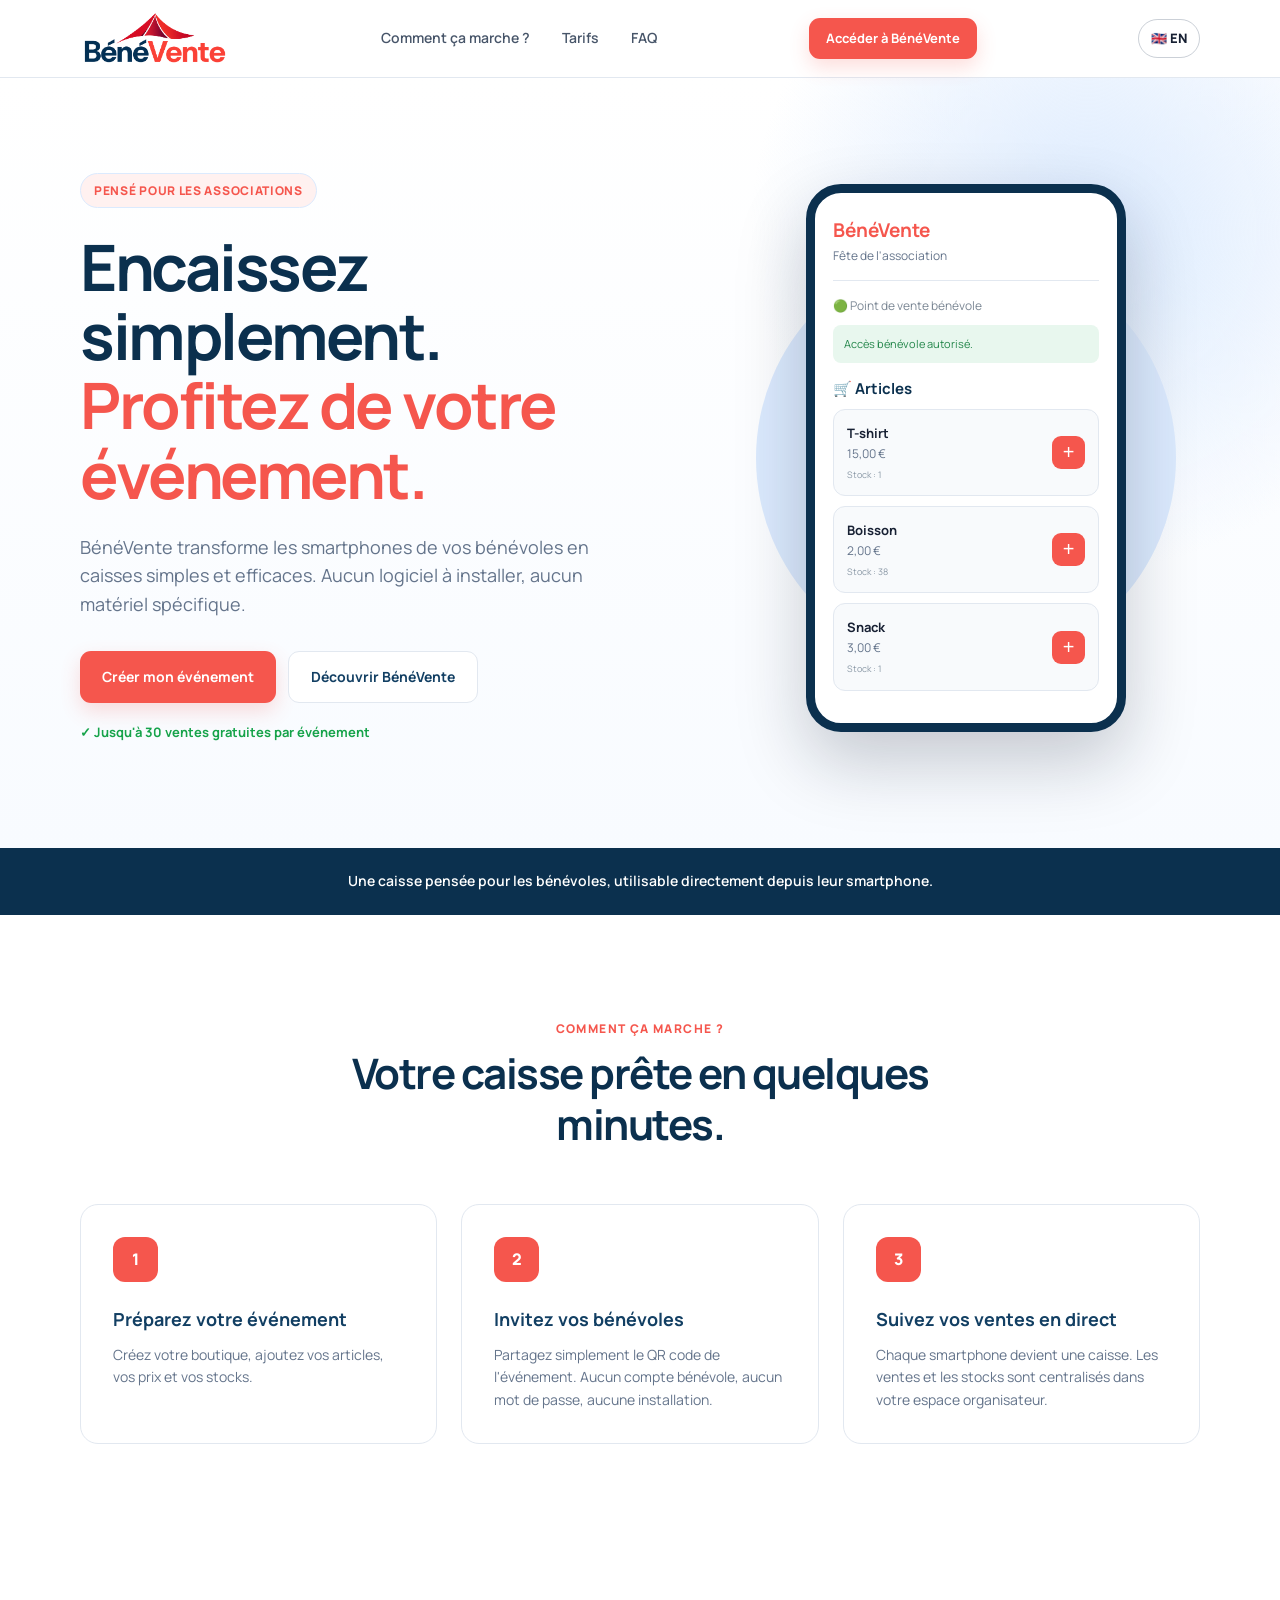
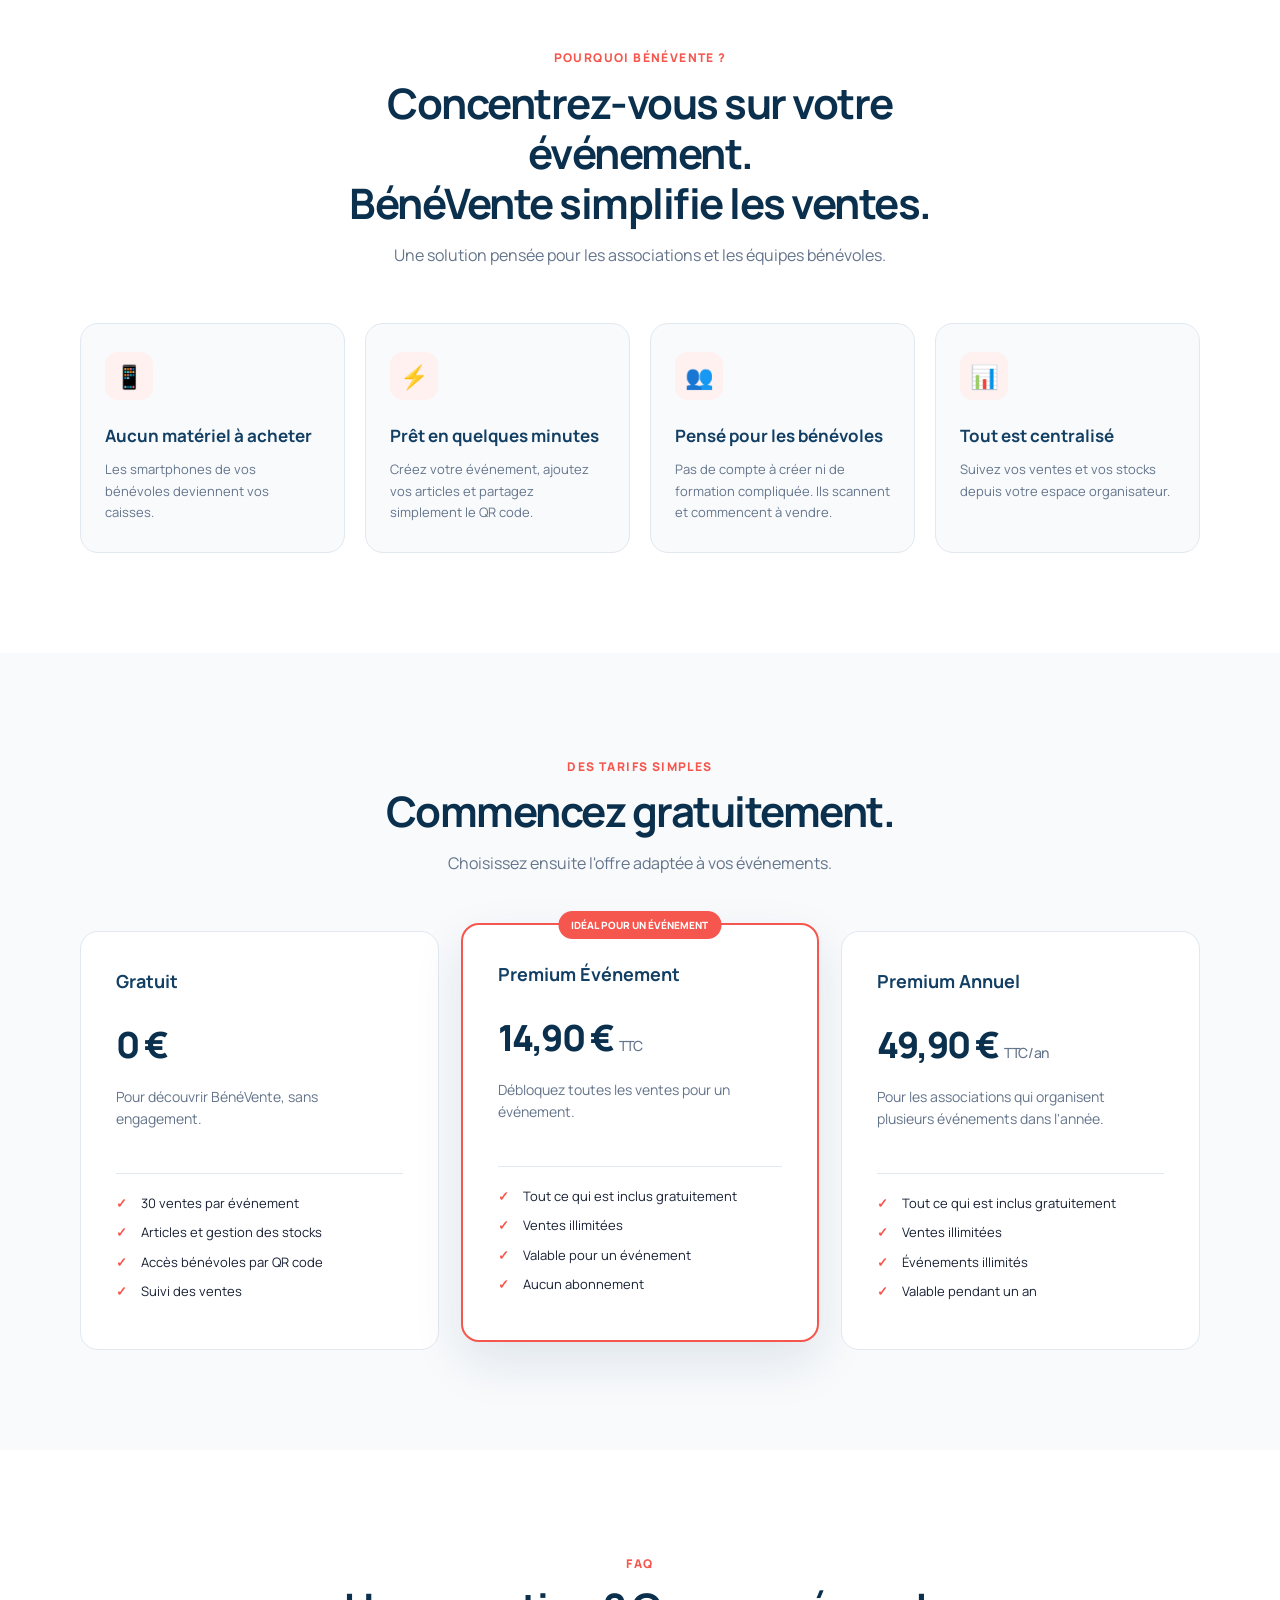
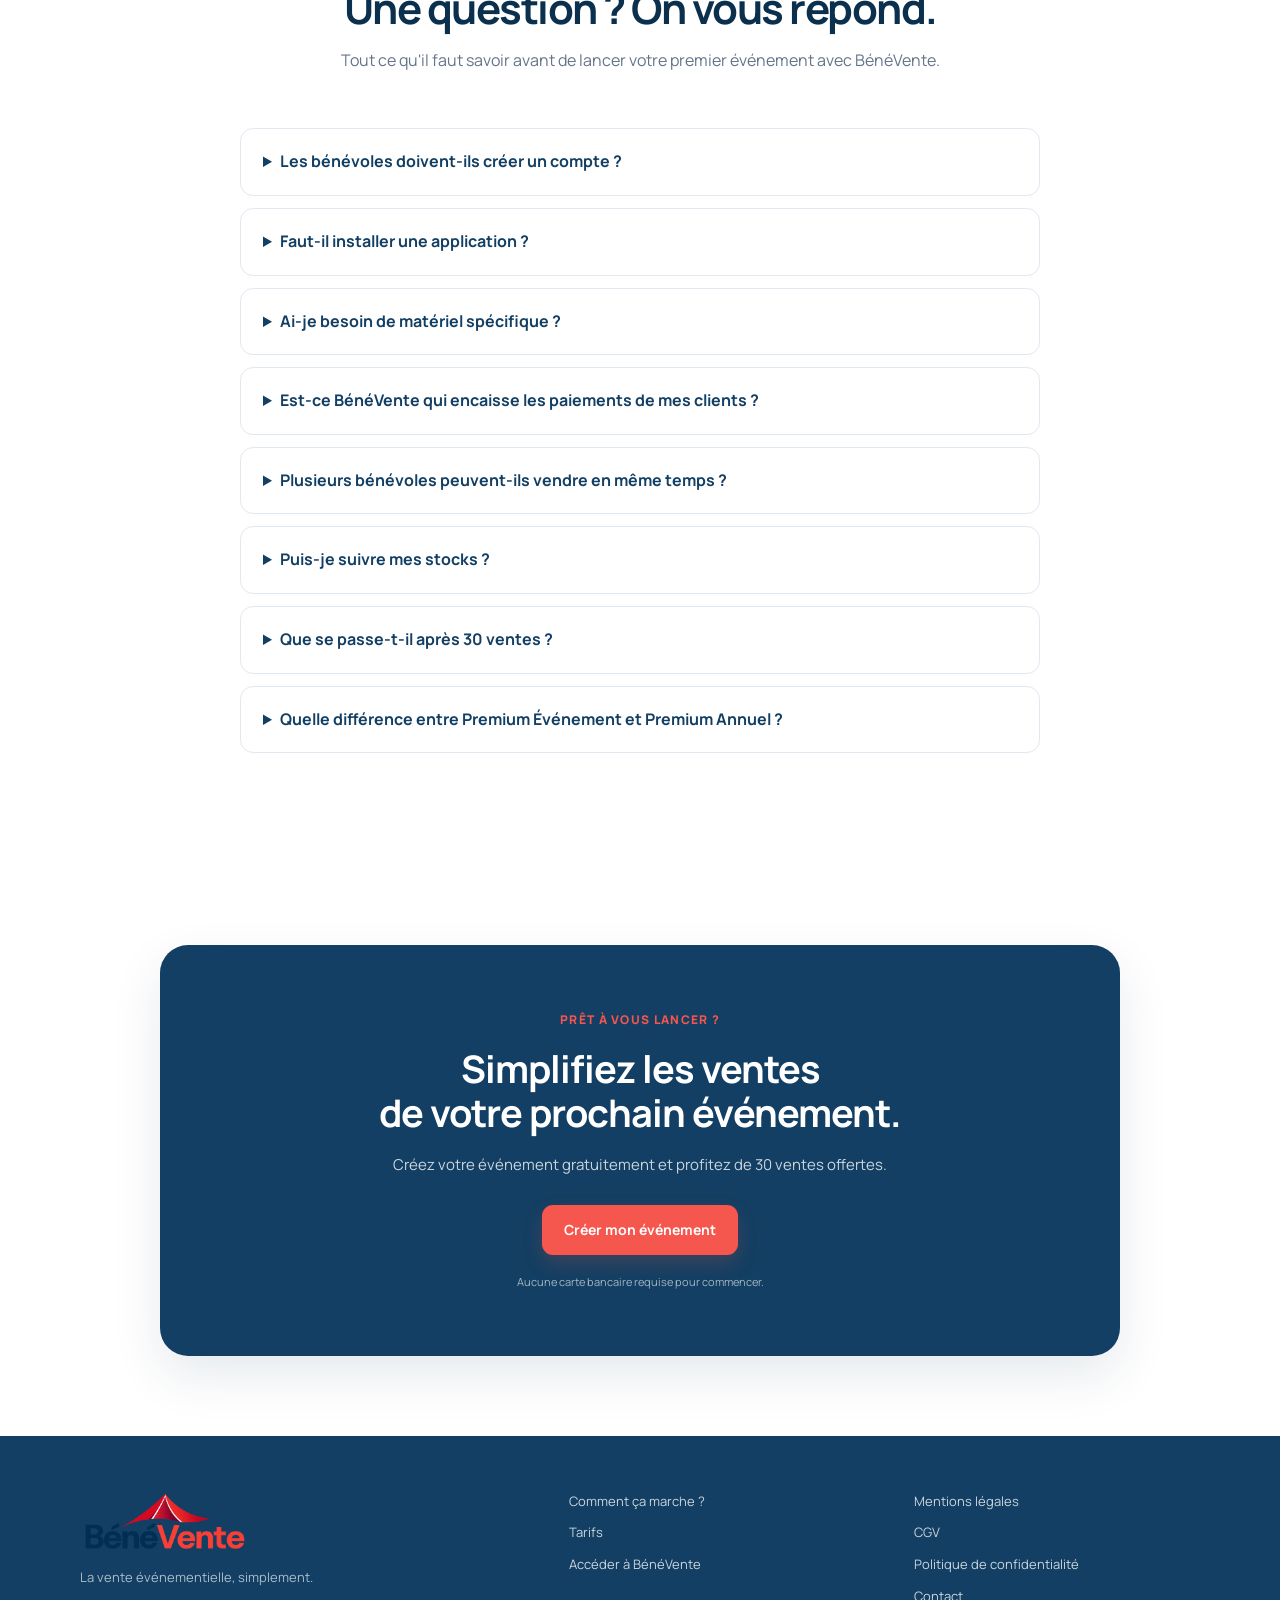
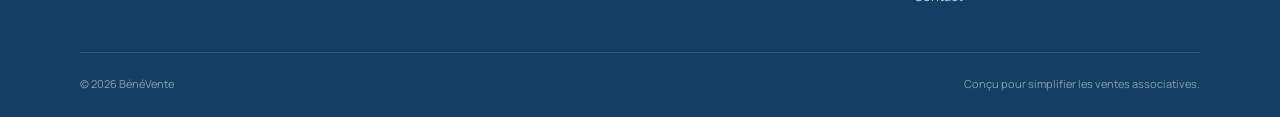
<file: index.html>
<!DOCTYPE html>

<html lang="fr">
<head>
<meta charset="utf-8"/>
<meta content="width=device-width, initial-scale=1.0" name="viewport"/>
<title>BénéVente — La caisse simple pour vos événements</title>
<link href="benevente-favicon.png" rel="icon" type="image/png"/>
<meta content="BénéVente transforme les smartphones de vos bénévoles en caisses simples pour vos événements associatifs." name="description"/>
<link href="https://fonts.googleapis.com" rel="preconnect"/>
<link crossorigin="" href="https://fonts.gstatic.com" rel="preconnect"/>
<link href="https://fonts.googleapis.com/css2?family=Manrope:wght@400;500;600;700;800&amp;display=swap" rel="stylesheet"/>
<link href="style.css" rel="stylesheet"/>
</head>
<body>
<header class="navbar">
<div class="container nav-content">
<a class="logo" href="#">
<img alt="BénéVente" src="benevente-logo-footer.png"/>
</a>
<nav>
<a href="#fonctionnement">Comment ça marche ?</a>
<a href="#tarifs">Tarifs</a>
<a href="#faq">FAQ</a>
</nav>
<a class="button button-small" href="https://app.benevente.fr/">
                Accéder à BénéVente
            </a>
<a class="language-switch" href="en/index.html">🇬🇧 EN</a></div>
</header>
<main>
<section class="hero">
<div class="container hero-content">
<div class="hero-text">
<div class="badge">
                        Pensé pour les associations
                    </div>
<h1>
                        Encaissez simplement.<br/>
<span>Profitez de votre événement.</span>
</h1>
<p class="hero-description">
                        BénéVente transforme les smartphones de vos bénévoles
                        en caisses simples et efficaces.
                        Aucun logiciel à installer, aucun matériel spécifique.
                    </p>
<div class="hero-buttons">
<a class="button" href="https://app.benevente.fr/">
                            Créer mon événement
                        </a>
<a class="button button-secondary" href="#fonctionnement">
                            Découvrir BénéVente
                        </a>
</div>
<p class="free-info">
                        ✓ Jusqu'à 30 ventes gratuites par événement
                    </p>
</div>
<div class="hero-demo">
<div class="phone">
<div class="phone-header">
<strong>BénéVente</strong>
<span>Fête de l'association</span>
</div>
<div class="demo-status">
<span>🟢 Point de vente bénévole</span>
</div>
<div class="demo-access">
                            Accès bénévole autorisé.
                        </div>
<div class="demo-section-title">
                            🛒 <strong>Articles</strong>
</div>
<div class="product">
<div>
<strong>T-shirt</strong>
<span>15,00 €</span>
<small>Stock : 1</small>
</div>
<button>+</button>
</div>
<div class="product">
<div>
<strong>Boisson</strong>
<span>2,00 €</span>
<small>Stock : 38</small>
</div>
<button>+</button>
</div>
<div class="product">
<div>
<strong>Snack</strong>
<span>3,00 €</span>
<small>Stock : 1</small>
</div>
<button>+</button>
</div>
</div>
</div>
</div>
</section>
<section class="trust">
<div class="container">
<p>
                    Une caisse pensée pour les bénévoles,
                    utilisable directement depuis leur smartphone.
                </p>
</div>
</section>
<section class="section" id="fonctionnement">
<div class="container">
<div class="section-title">
<span>COMMENT ÇA MARCHE ?</span>
<h2>Votre caisse prête en quelques minutes.</h2>
</div>
<div class="steps">
<article class="step">
<div class="step-number">1</div>
<h3>Préparez votre événement</h3>
<p>
                            Créez votre boutique, ajoutez vos articles,
                            vos prix et vos stocks.
                        </p>
</article>
<article class="step">
<div class="step-number">2</div>
<h3>Invitez vos bénévoles</h3>
<p>
                            Partagez simplement le QR code de l'événement.
                            Aucun compte bénévole, aucun mot de passe,
                            aucune installation.
                        </p>
</article>
<article class="step">
<div class="step-number">3</div>
<h3>Suivez vos ventes en direct</h3>
<p>
                            Chaque smartphone devient une caisse.
                            Les ventes et les stocks sont centralisés
                            dans votre espace organisateur.
                        </p>
</article>
</div>
</div>
</section>
<section class="section benefits-section">
<div class="container">
<div class="section-title">
<span>POURQUOI BÉNÉVENTE ?</span>
<h2>Concentrez-vous sur votre événement.<br/>BénéVente simplifie les ventes.</h2>
<p>
                        Une solution pensée pour les associations
                        et les équipes bénévoles.
                    </p>
</div>
<div class="benefits">
<article class="benefit">
<div class="benefit-icon">📱</div>
<h3>Aucun matériel à acheter</h3>
<p>
                            Les smartphones de vos bénévoles
                            deviennent vos caisses.
                        </p>
</article>
<article class="benefit">
<div class="benefit-icon">⚡</div>
<h3>Prêt en quelques minutes</h3>
<p>
                            Créez votre événement, ajoutez vos articles
                            et partagez simplement le QR code.
                        </p>
</article>
<article class="benefit">
<div class="benefit-icon">👥</div>
<h3>Pensé pour les bénévoles</h3>
<p>
                            Pas de compte à créer ni de formation compliquée.
                            Ils scannent et commencent à vendre.
                        </p>
</article>
<article class="benefit">
<div class="benefit-icon">📊</div>
<h3>Tout est centralisé</h3>
<p>
                            Suivez vos ventes et vos stocks
                            depuis votre espace organisateur.
                        </p>
</article>
</div>
</div>
</section>
<section class="section pricing-section" id="tarifs">
<div class="container">
<div class="section-title">
<span>DES TARIFS SIMPLES</span>
<h2>Commencez gratuitement.</h2>
<p>
                        Choisissez ensuite l'offre adaptée à vos événements.
                    </p>
</div>
<div class="pricing">
<article class="price-card">
<h3>Gratuit</h3>
<div class="price">
                            0 €
                        </div>
<p>
                                Pour découvrir BénéVente,
                                sans engagement.
                            </p>
<ul class="features">
<li>30 ventes par événement</li>
<li>Articles et gestion des stocks</li>
<li>Accès bénévoles par QR code</li>
<li>Suivi des ventes</li>
</ul>
</article>
<article class="price-card featured">
<div class="popular">
                            IDÉAL POUR UN ÉVÉNEMENT
                        </div>
<h3>Premium Événement</h3>
<div class="price">
                            14,90 € <small>TTC</small>
</div>
<p>
                            Débloquez toutes les ventes
                            pour un événement.
                        </p>
<ul class="features">
<li>Tout ce qui est inclus gratuitement</li>
<li>Ventes illimitées</li>
<li>Valable pour un événement</li>
<li>Aucun abonnement</li>
</ul>
</article>
<article class="price-card">
<h3>Premium Annuel</h3>
<div class="price">
                            49,90 € <small>TTC / an</small>
</div>
<p>
                            Pour les associations qui organisent
                            plusieurs événements dans l'année.
                        </p>
<ul class="features">
<li>Tout ce qui est inclus gratuitement</li>
<li>Ventes illimitées</li>
<li>Événements illimités</li>
<li>Valable pendant un an</li>
</ul>
</article>
</div>
</div>
</section>
<section class="section" id="faq">
<div class="container small-container">
<div class="section-title">
<span>FAQ</span>
<h2>Une question ? On vous répond.</h2>
<p>
                        Tout ce qu'il faut savoir avant de lancer
                        votre premier événement avec BénéVente.
                    </p>
</div>
<details>
<summary>Les bénévoles doivent-ils créer un compte ?</summary>
<p>
                        Non. L'organisateur partage simplement le QR code
                        de l'événement. Les bénévoles accèdent directement
                        à la caisse depuis leur smartphone.
                    </p>
</details>
<details>
<summary>Faut-il installer une application ?</summary>
<p>
                        Non. BénéVente fonctionne directement depuis
                        le navigateur internet d'un smartphone,
                        d'une tablette ou d'un ordinateur.
                    </p>
</details>
<details>
<summary>Ai-je besoin de matériel spécifique ?</summary>
<p>
                        Non. Un smartphone connecté à Internet suffit
                        pour utiliser la caisse BénéVente.
                    </p>
</details>
<details>
<summary>Est-ce BénéVente qui encaisse les paiements de mes clients ?</summary>
<p>
                        Non. BénéVente sert à enregistrer et suivre vos ventes.
                        Les paiements restent encaissés directement par votre
                        association avec ses propres moyens de paiement.
                    </p>
</details>
<details>
<summary>Plusieurs bénévoles peuvent-ils vendre en même temps ?</summary>
<p>
                        Oui. Plusieurs bénévoles peuvent utiliser simultanément
                        la caisse de votre événement depuis leurs propres
                        smartphones.
                    </p>
</details>
<details>
<summary>Puis-je suivre mes stocks ?</summary>
<p>
                        Oui. Les ventes sont centralisées et les stocks
                        de vos articles sont mis à jour au fur et à mesure.
                    </p>
</details>
<details>
<summary>Que se passe-t-il après 30 ventes ?</summary>
<p>
                        Les 30 premières ventes de chaque événement sont gratuites.
                        Pour continuer à enregistrer des ventes, vous pouvez
                        débloquer l'événement avec Premium Événement ou utiliser
                        Premium Annuel.
                    </p>
</details>
<details>
<summary>Quelle différence entre Premium Événement et Premium Annuel ?</summary>
<p>
                        Premium Événement débloque les ventes illimitées pour
                        un seul événement, sans abonnement. Premium Annuel permet
                        de bénéficier des ventes illimitées sur tous vos événements
                        pendant un an.
                    </p>
</details>
</div>
</section>
<section class="final-cta">
<div class="container">
<div class="final-cta-box">
<span>PRÊT À VOUS LANCER ?</span>
<h2>
                        Simplifiez les ventes<br/>
                        de votre prochain événement.
                    </h2>
<p>
                        Créez votre événement gratuitement
                        et profitez de 30 ventes offertes.
                    </p>
<a class="button final-cta-button" href="https://app.benevente.fr/">
                        Créer mon événement
                    </a>
<small>
                        Aucune carte bancaire requise pour commencer.
                    </small>
</div>
</div>
</section>
</main>
<footer class="footer">
<div class="container">
<div class="footer-main">
<div class="footer-brand">
<img alt="BénéVente" src="benevente-logo-footer.png"/>
<p>
                        La vente événementielle, simplement.
                    </p>
</div>
<div class="footer-links">
<a href="#fonctionnement">Comment ça marche ?</a>
<a href="#tarifs">Tarifs</a>
<a href="https://app.benevente.fr/">Accéder à BénéVente</a>
</div>
<div class="footer-links footer-legal">
<a href="mentions-legales.html">Mentions légales</a>
<a href="cgv.html">CGV</a>
<a href="politique-confidentialite.html">Politique de confidentialité</a>
<a href="contact.html">Contact</a>
</div>
</div>
<div class="footer-bottom">
<span>© 2026 BénéVente</span>
<span>Conçu pour simplifier les ventes associatives.</span>
</div>
</div>
</footer>
</body>
</html>
</file>
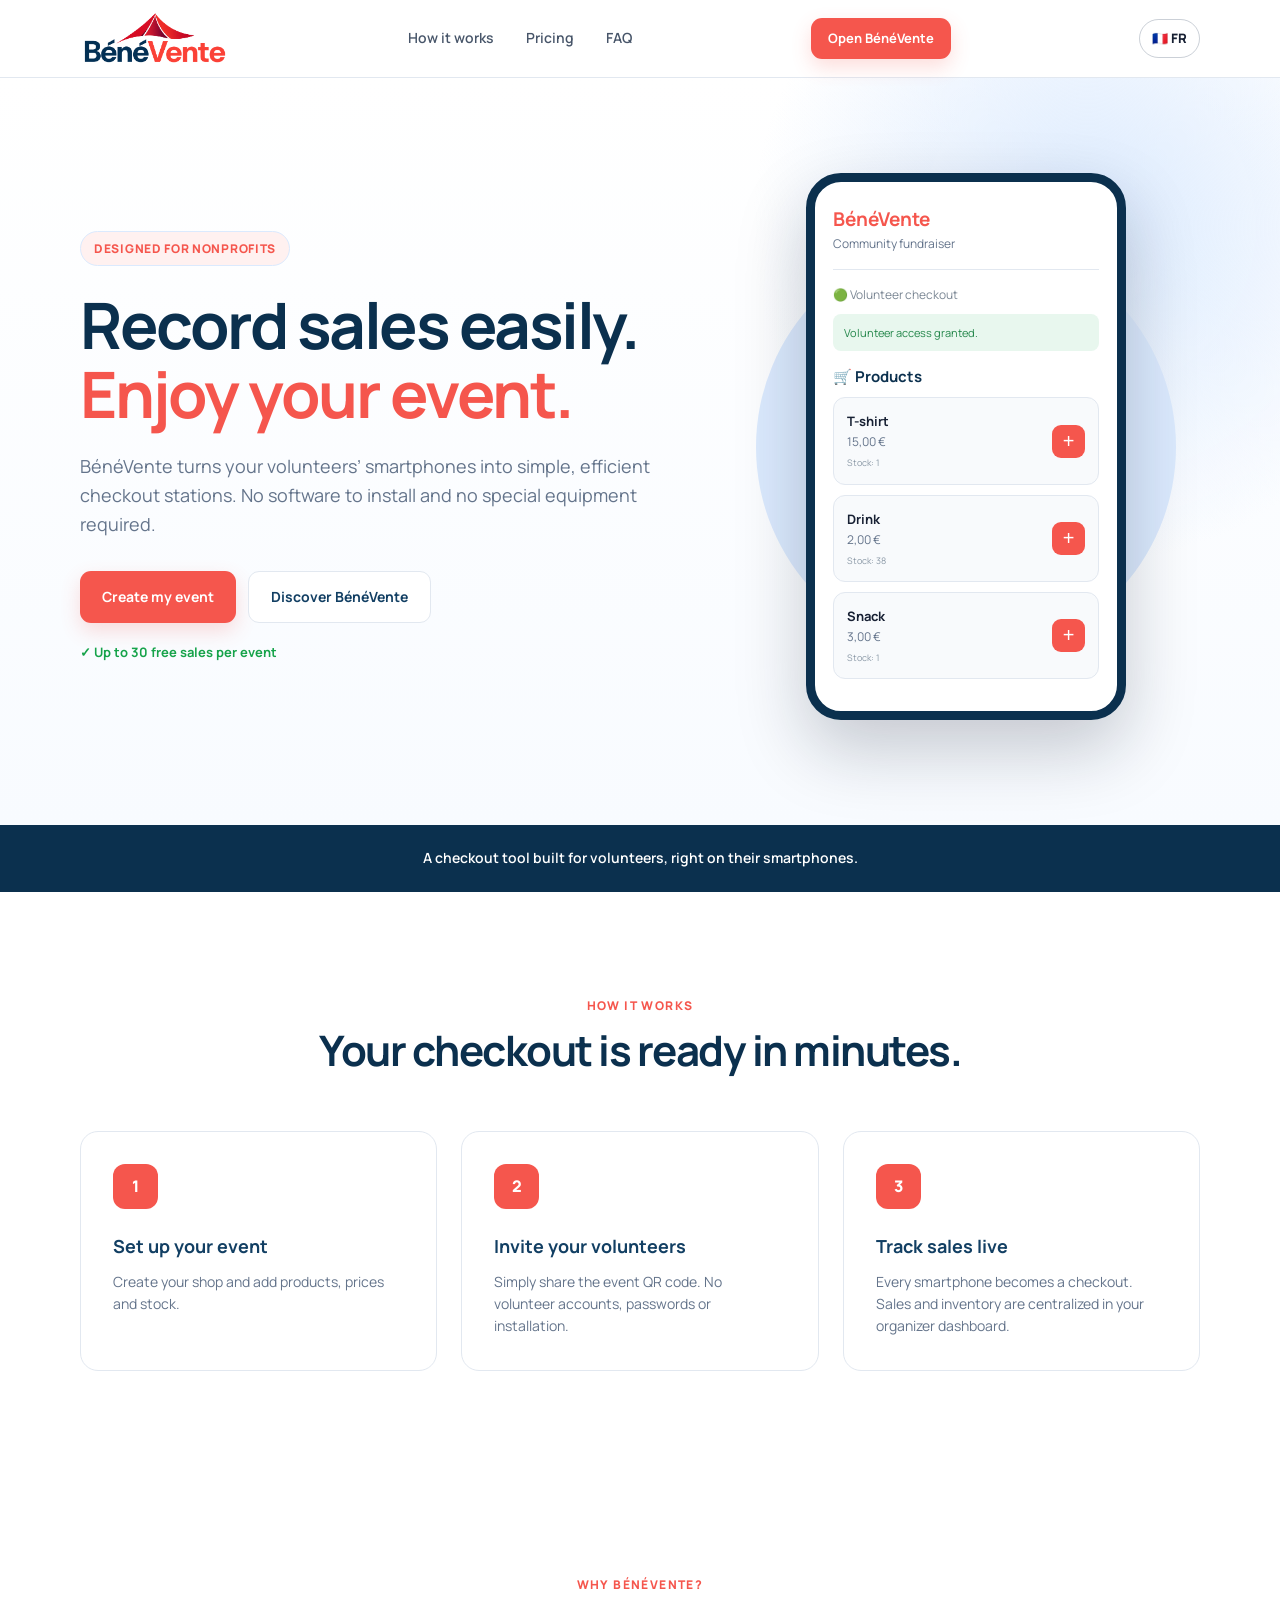
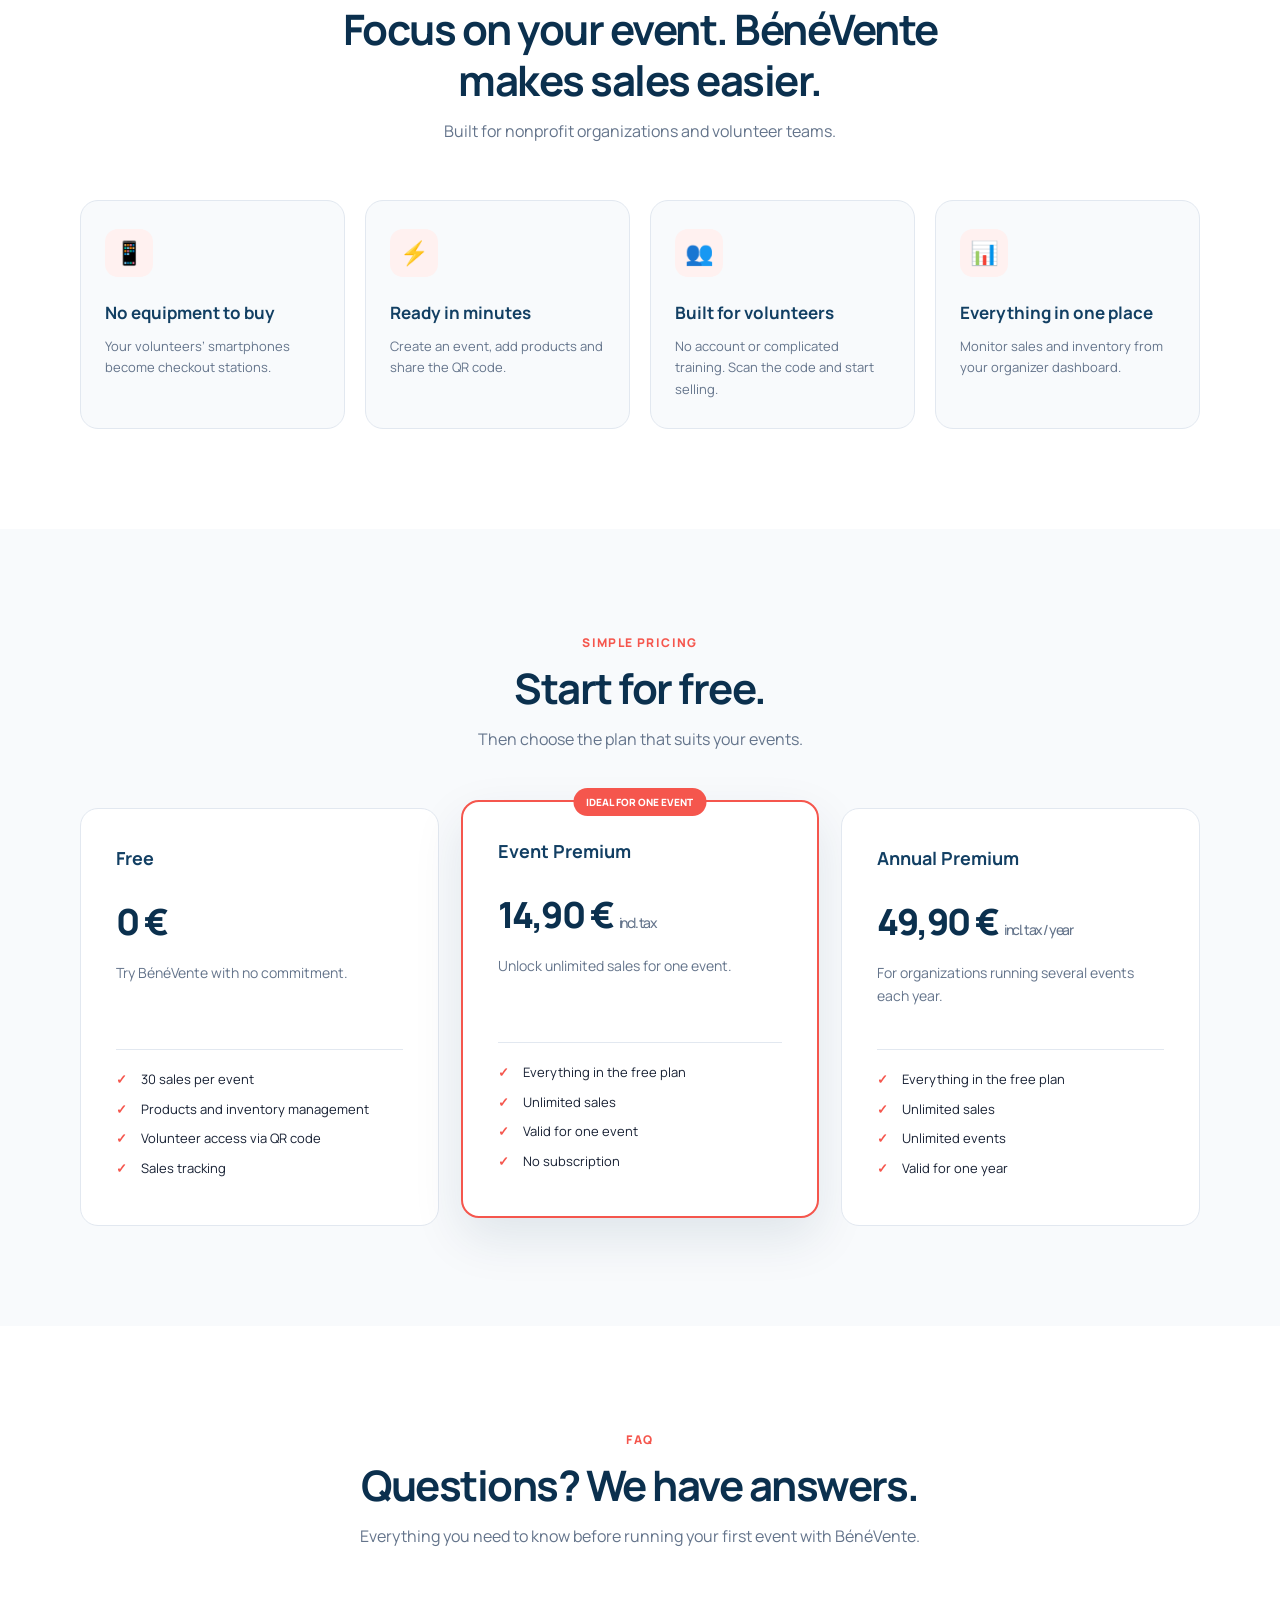
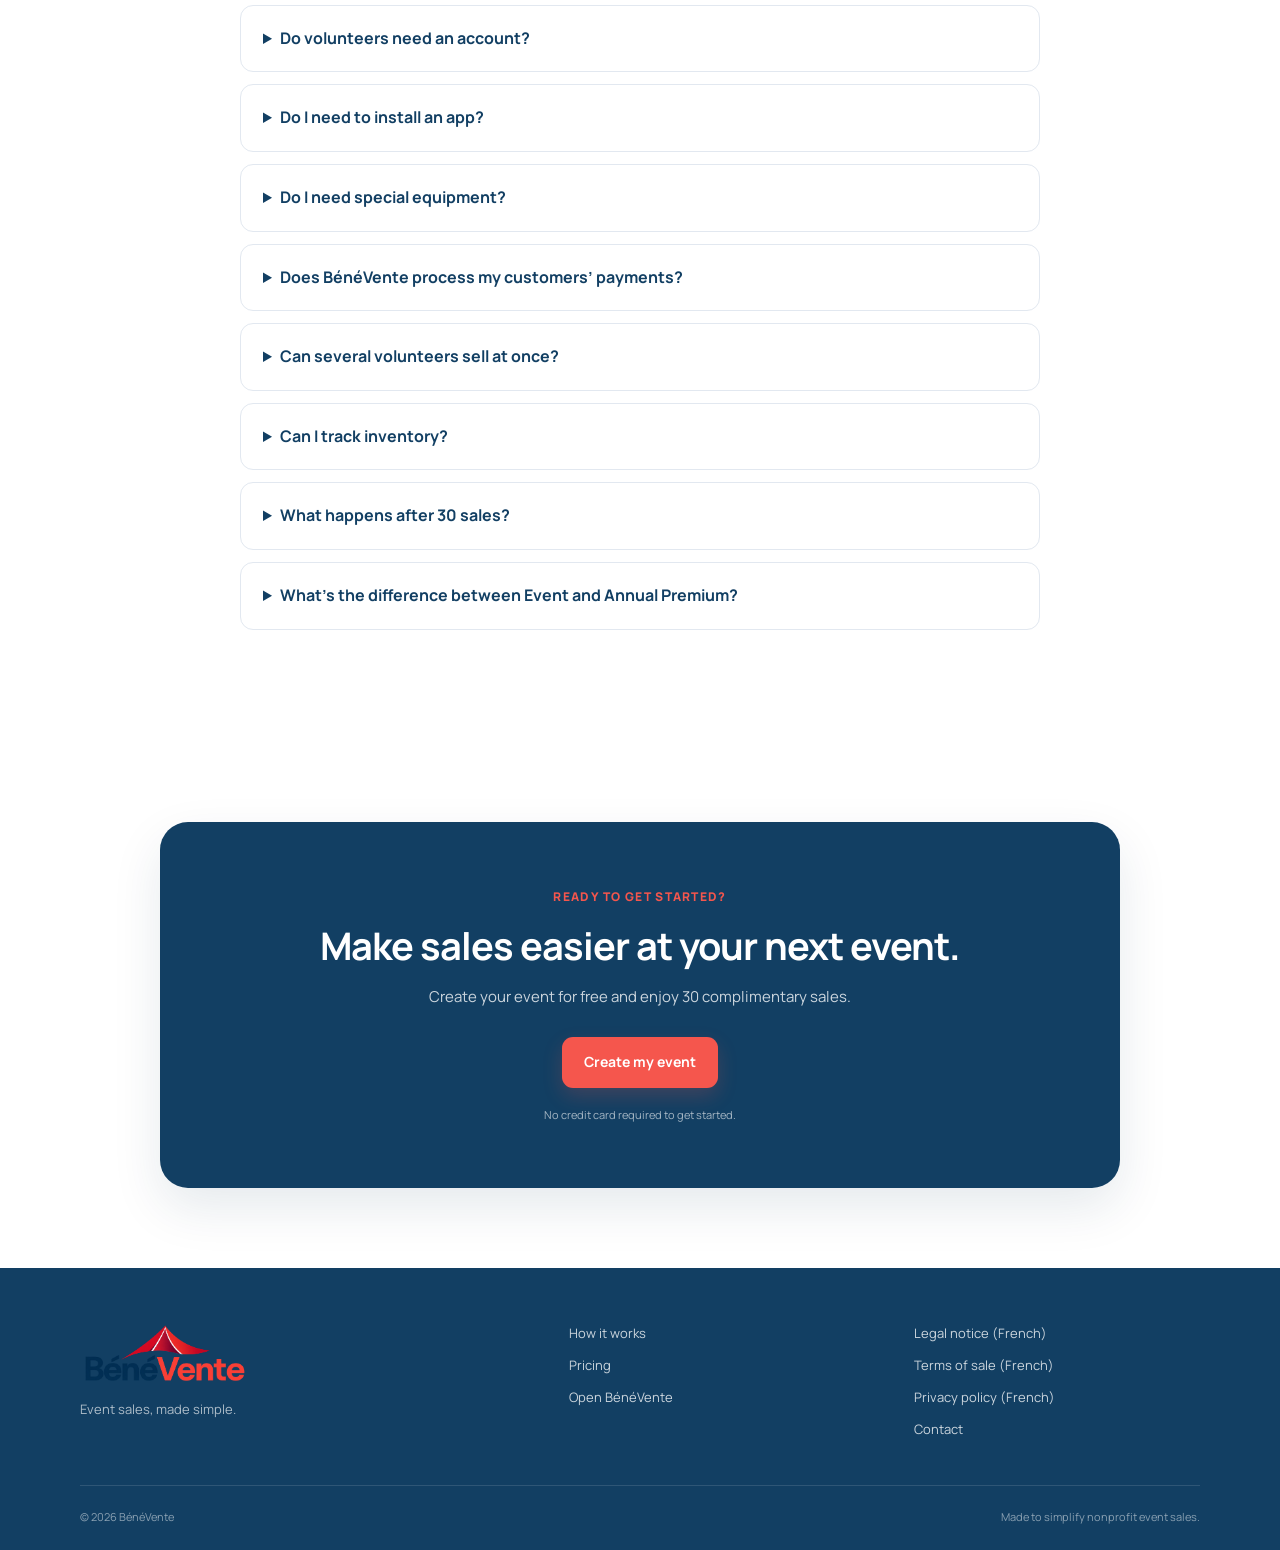
<file: en/index.html>
<!DOCTYPE html>

<html lang="en">
<head>
<meta charset="utf-8"/>
<meta content="width=device-width, initial-scale=1.0" name="viewport"/>
<title>BénéVente — Simple checkout for your events</title>
<link href="../benevente-favicon.png" rel="icon" type="image/png"/>
<meta content="Turn volunteers’ smartphones into simple checkout stations for nonprofit events." name="description"/>
<link href="https://fonts.googleapis.com" rel="preconnect"/>
<link crossorigin="" href="https://fonts.gstatic.com" rel="preconnect"/>
<link href="https://fonts.googleapis.com/css2?family=Manrope:wght@400;500;600;700;800&amp;display=swap" rel="stylesheet"/>
<link href="../style.css" rel="stylesheet"/>
</head>
<body>
<header class="navbar">
<div class="container nav-content">
<a class="logo" href="#">
<img alt="BénéVente" src="../benevente-logo-footer.png"/>
</a>
<nav>
<a href="#fonctionnement">How it works</a>
<a href="#tarifs">Pricing</a>
<a href="#faq">FAQ</a>
</nav>
<a class="button button-small" href="https://benevente.streamlit.app/">
                Open BénéVente
            </a>
<a class="language-switch" href="../index.html">🇫🇷 FR</a></div>
</header>
<main>
<section class="hero">
<div class="container hero-content">
<div class="hero-text">
<div class="badge">
                        Designed for nonprofits
                    </div>
<h1>
                        Record sales easily.<br/>
<span>Enjoy your event.</span>
</h1>
<p class="hero-description">
                        BénéVente turns your volunteers’ smartphones into simple, efficient checkout stations. No software to install and no special equipment required.
                    </p>
<div class="hero-buttons">
<a class="button" href="https://benevente.streamlit.app/">
                            Create my event
                        </a>
<a class="button button-secondary" href="#fonctionnement">
                            Discover BénéVente
                        </a>
</div>
<p class="free-info">
                        ✓ Up to 30 free sales per event
                    </p>
</div>
<div class="hero-demo">
<div class="phone">
<div class="phone-header">
<strong>BénéVente</strong>
<span>Community fundraiser</span>
</div>
<div class="demo-status">
<span>🟢 Volunteer checkout</span>
</div>
<div class="demo-access">
                            Volunteer access granted.
                        </div>
<div class="demo-section-title">
                            🛒 <strong>Products</strong>
</div>
<div class="product">
<div>
<strong>T-shirt</strong>
<span>15,00 €</span>
<small>Stock: 1</small>
</div>
<button>+</button>
</div>
<div class="product">
<div>
<strong>Drink</strong>
<span>2,00 €</span>
<small>Stock: 38</small>
</div>
<button>+</button>
</div>
<div class="product">
<div>
<strong>Snack</strong>
<span>3,00 €</span>
<small>Stock: 1</small>
</div>
<button>+</button>
</div>
</div>
</div>
</div>
</section>
<section class="trust">
<div class="container">
<p>
                    A checkout tool built for volunteers, right on their smartphones.
                </p>
</div>
</section>
<section class="section" id="fonctionnement">
<div class="container">
<div class="section-title">
<span>HOW IT WORKS</span>
<h2>Your checkout is ready in minutes.</h2>
</div>
<div class="steps">
<article class="step">
<div class="step-number">1</div>
<h3>Set up your event</h3>
<p>
                            Create your shop and add products, prices and stock.
                        </p>
</article>
<article class="step">
<div class="step-number">2</div>
<h3>Invite your volunteers</h3>
<p>
                            Simply share the event QR code. No volunteer accounts, passwords or installation.
                        </p>
</article>
<article class="step">
<div class="step-number">3</div>
<h3>Track sales live</h3>
<p>
                            Every smartphone becomes a checkout. Sales and inventory are centralized in your organizer dashboard.
                        </p>
</article>
</div>
</div>
</section>
<section class="section benefits-section">
<div class="container">
<div class="section-title">
<span>WHY BÉNÉVENTE?</span>
<h2>Focus on your event. BénéVente makes sales easier.</h2>
<p>
                        Built for nonprofit organizations and volunteer teams.
                    </p>
</div>
<div class="benefits">
<article class="benefit">
<div class="benefit-icon">📱</div>
<h3>No equipment to buy</h3>
<p>
                            Your volunteers’ smartphones become checkout stations.
                        </p>
</article>
<article class="benefit">
<div class="benefit-icon">⚡</div>
<h3>Ready in minutes</h3>
<p>
                            Create an event, add products and share the QR code.
                        </p>
</article>
<article class="benefit">
<div class="benefit-icon">👥</div>
<h3>Built for volunteers</h3>
<p>
                            No account or complicated training. Scan the code and start selling.
                        </p>
</article>
<article class="benefit">
<div class="benefit-icon">📊</div>
<h3>Everything in one place</h3>
<p>
                            Monitor sales and inventory from your organizer dashboard.
                        </p>
</article>
</div>
</div>
</section>
<section class="section pricing-section" id="tarifs">
<div class="container">
<div class="section-title">
<span>SIMPLE PRICING</span>
<h2>Start for free.</h2>
<p>
                        Then choose the plan that suits your events.
                    </p>
</div>
<div class="pricing">
<article class="price-card">
<h3>Free</h3>
<div class="price">
                            0 €
                        </div>
<p>
                                Try BénéVente with no commitment.
                            </p>
<ul class="features">
<li>30 sales per event</li>
<li>Products and inventory management</li>
<li>Volunteer access via QR code</li>
<li>Sales tracking</li>
</ul>
</article>
<article class="price-card featured">
<div class="popular">
                            IDEAL FOR ONE EVENT
                        </div>
<h3>Event Premium</h3>
<div class="price">
                            14,90 € <small>incl. tax</small>
</div>
<p>
                            Unlock unlimited sales for one event.
                        </p>
<ul class="features">
<li>Everything in the free plan</li>
<li>Unlimited sales</li>
<li>Valid for one event</li>
<li>No subscription</li>
</ul>
</article>
<article class="price-card">
<h3>Annual Premium</h3>
<div class="price">
                            49,90 € <small>incl. tax / year</small>
</div>
<p>
                            For organizations running several events each year.
                        </p>
<ul class="features">
<li>Everything in the free plan</li>
<li>Unlimited sales</li>
<li>Unlimited events</li>
<li>Valid for one year</li>
</ul>
</article>
</div>
</div>
</section>
<section class="section" id="faq">
<div class="container small-container">
<div class="section-title">
<span>FAQ</span>
<h2>Questions? We have answers.</h2>
<p>
                        Everything you need to know before running your first event with BénéVente.
                    </p>
</div>
<details>
<summary>Do volunteers need an account?</summary>
<p>
                        No. The organizer shares the event QR code and volunteers open the checkout directly on their smartphones.
                    </p>
</details>
<details>
<summary>Do I need to install an app?</summary>
<p>
                        No. BénéVente works directly in a browser on a phone, tablet or computer.
                    </p>
</details>
<details>
<summary>Do I need special equipment?</summary>
<p>
                        No. An internet-connected smartphone is enough.
                    </p>
</details>
<details>
<summary>Does BénéVente process my customers’ payments?</summary>
<p>
                        No. BénéVente records and tracks sales. Your organization collects customer payments using its own payment methods.
                    </p>
</details>
<details>
<summary>Can several volunteers sell at once?</summary>
<p>
                        Yes. Multiple volunteers can use the event checkout simultaneously from their own phones.
                    </p>
</details>
<details>
<summary>Can I track inventory?</summary>
<p>
                        Yes. Sales are centralized and product stock levels update as sales are recorded.
                    </p>
</details>
<details>
<summary>What happens after 30 sales?</summary>
<p>The first 30 sales for each event are free. To keep recording sales, unlock the event with Event Premium or choose Annual Premium.</p>
</details>
<details>
<summary>What's the difference between Event and Annual Premium?</summary>
<p>
                        Event Premium unlocks unlimited sales for one event with no subscription. Annual Premium gives you unlimited sales across your events for one year.
                    </p>
</details>
</div>
</section>
<section class="final-cta">
<div class="container">
<div class="final-cta-box">
<span>READY TO GET STARTED?</span>
<h2>Make sales easier at your next event.</h2>
<p>
                        Create your event for free and enjoy 30 complimentary sales.
                    </p>
<a class="button final-cta-button" href="https://benevente.streamlit.app/">
                        Create my event
                    </a>
<small>
                        No credit card required to get started.
                    </small>
</div>
</div>
</section>
</main>
<footer class="footer">
<div class="container">
<div class="footer-main">
<div class="footer-brand">
<img alt="BénéVente" src="../benevente-logo-footer.png"/>
<p>
                        Event sales, made simple.
                    </p>
</div>
<div class="footer-links">
<a href="#fonctionnement">How it works</a>
<a href="#tarifs">Pricing</a>
<a href="https://benevente.streamlit.app/">Open BénéVente</a>
</div>
<div class="footer-links footer-legal">
<a href="../mentions-legales.html">Legal notice (French)</a>
<a href="../cgv.html">Terms of sale (French)</a>
<a href="../politique-confidentialite.html">Privacy policy (French)</a>
<a href="contact.html">Contact</a>
</div>
</div>
<div class="footer-bottom">
<span>© 2026 BénéVente</span>
<span>Made to simplify nonprofit event sales.</span>
</div>
</div>
</footer>
</body>
</html>
</file>
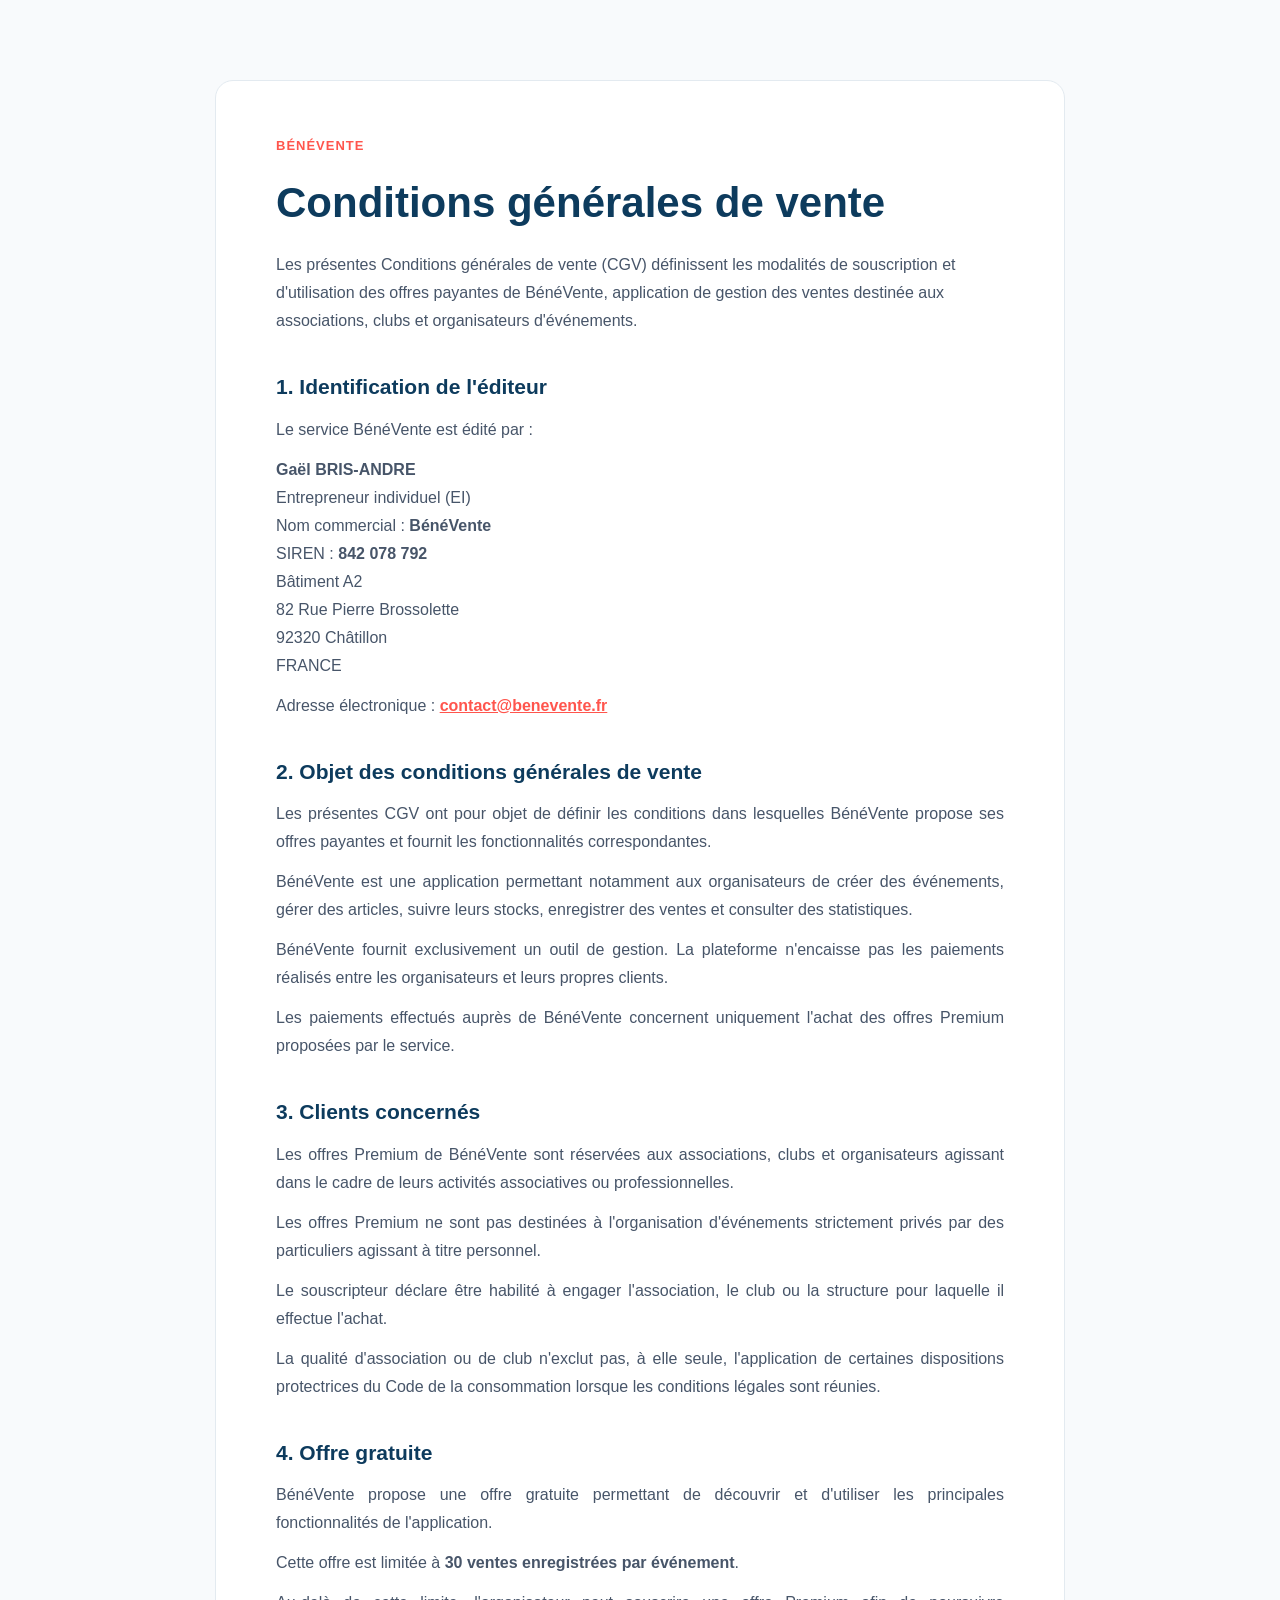
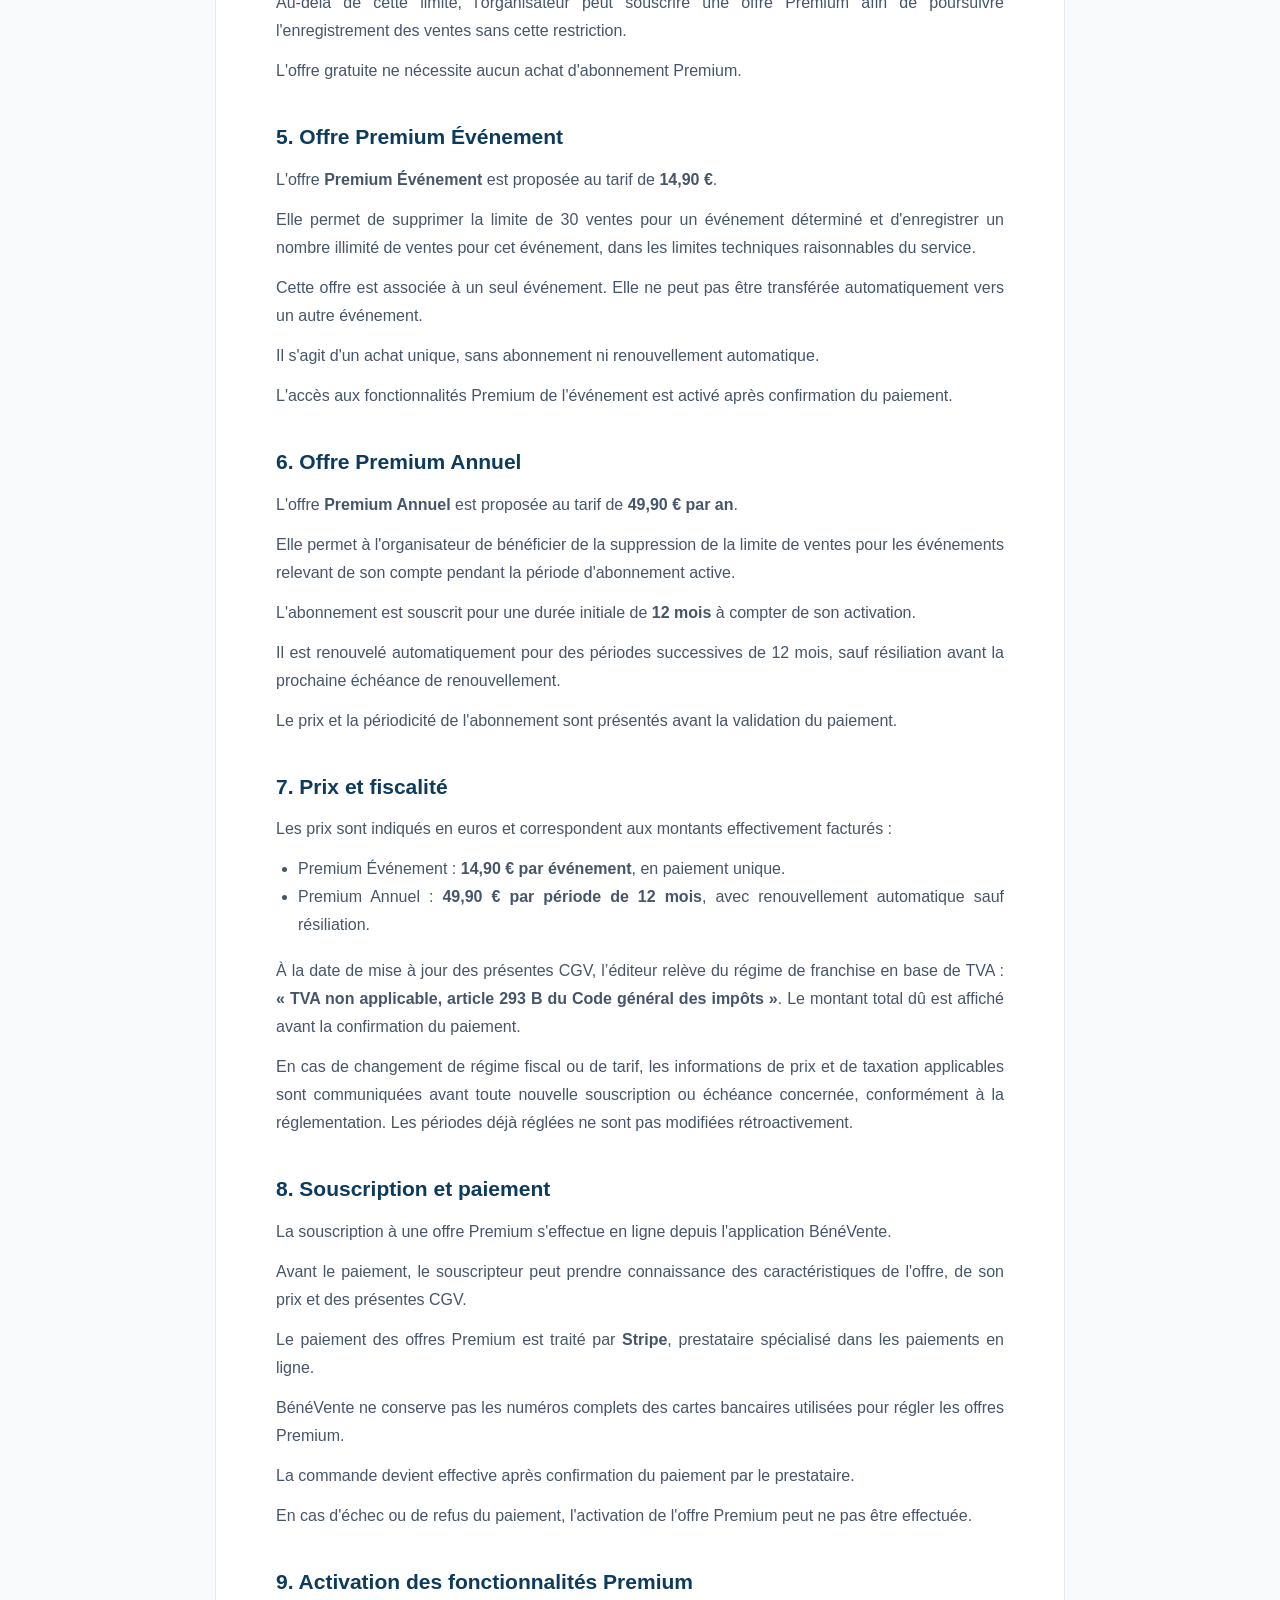
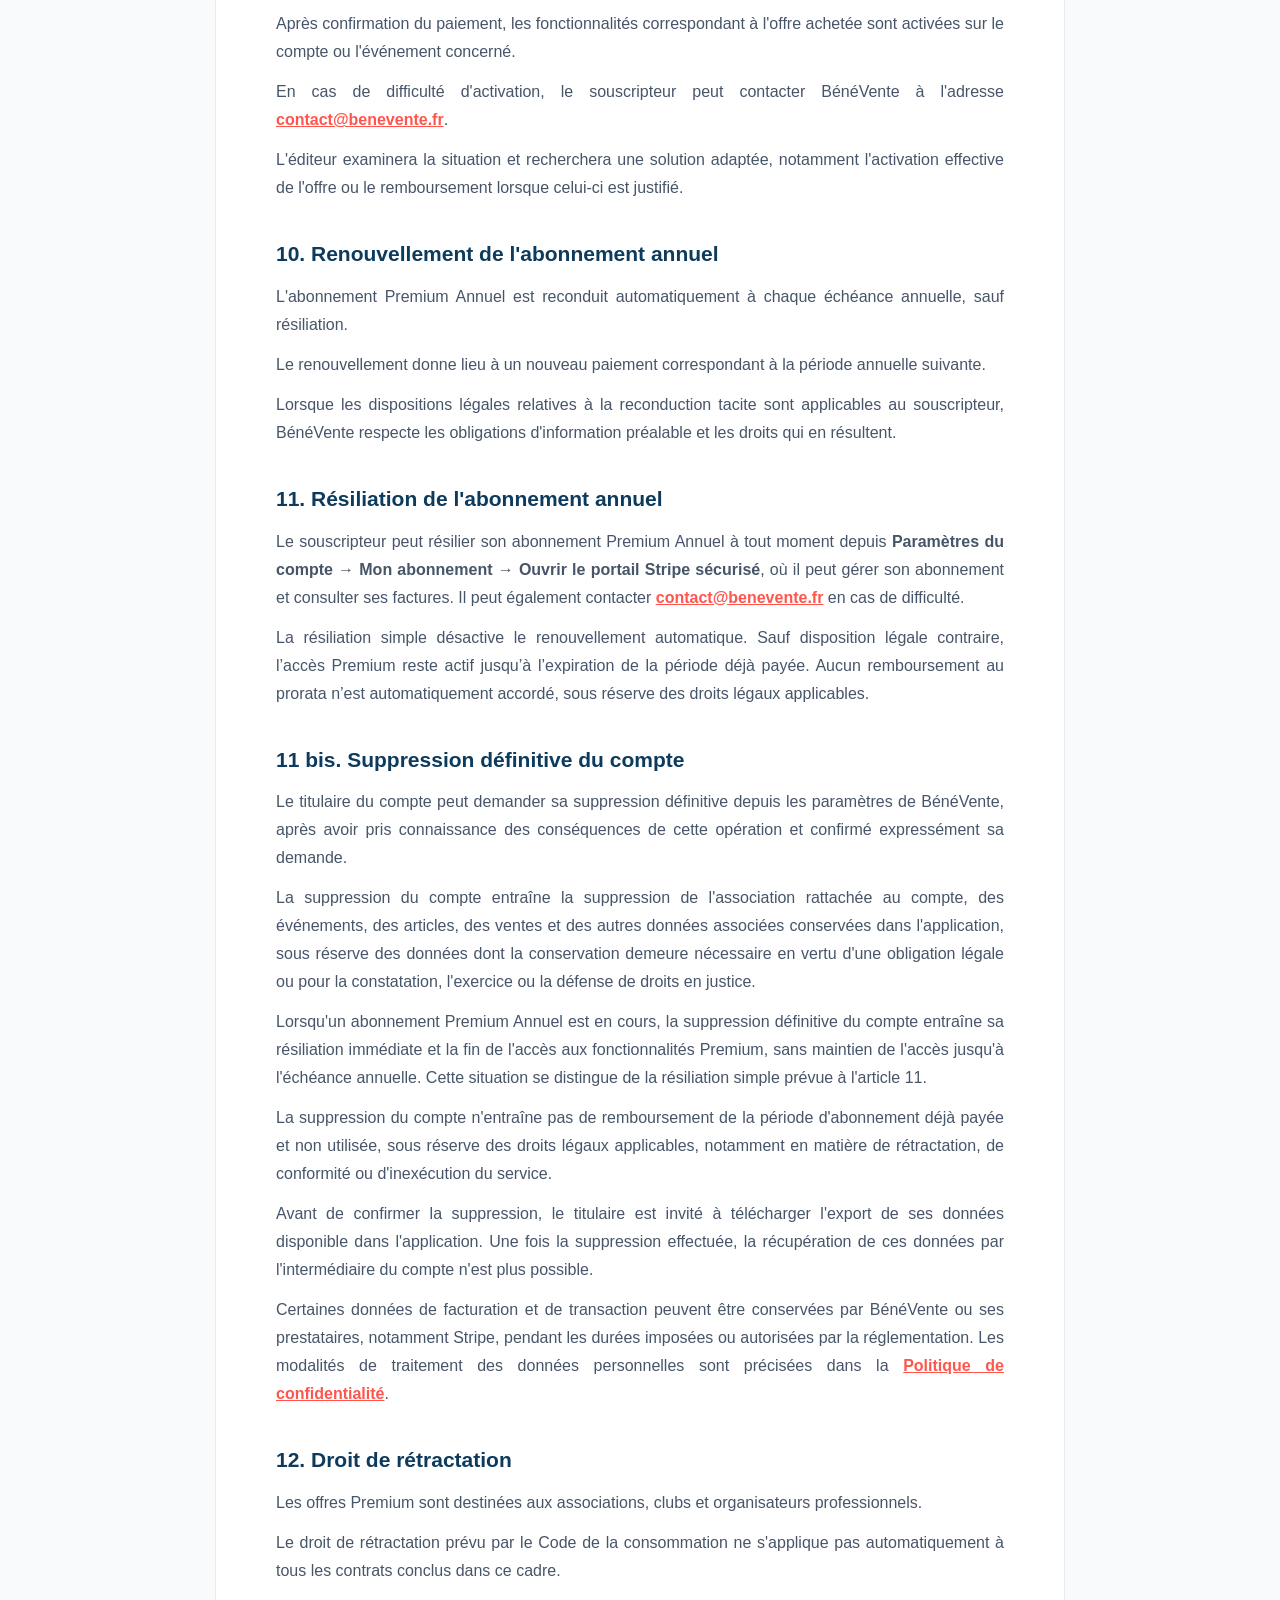
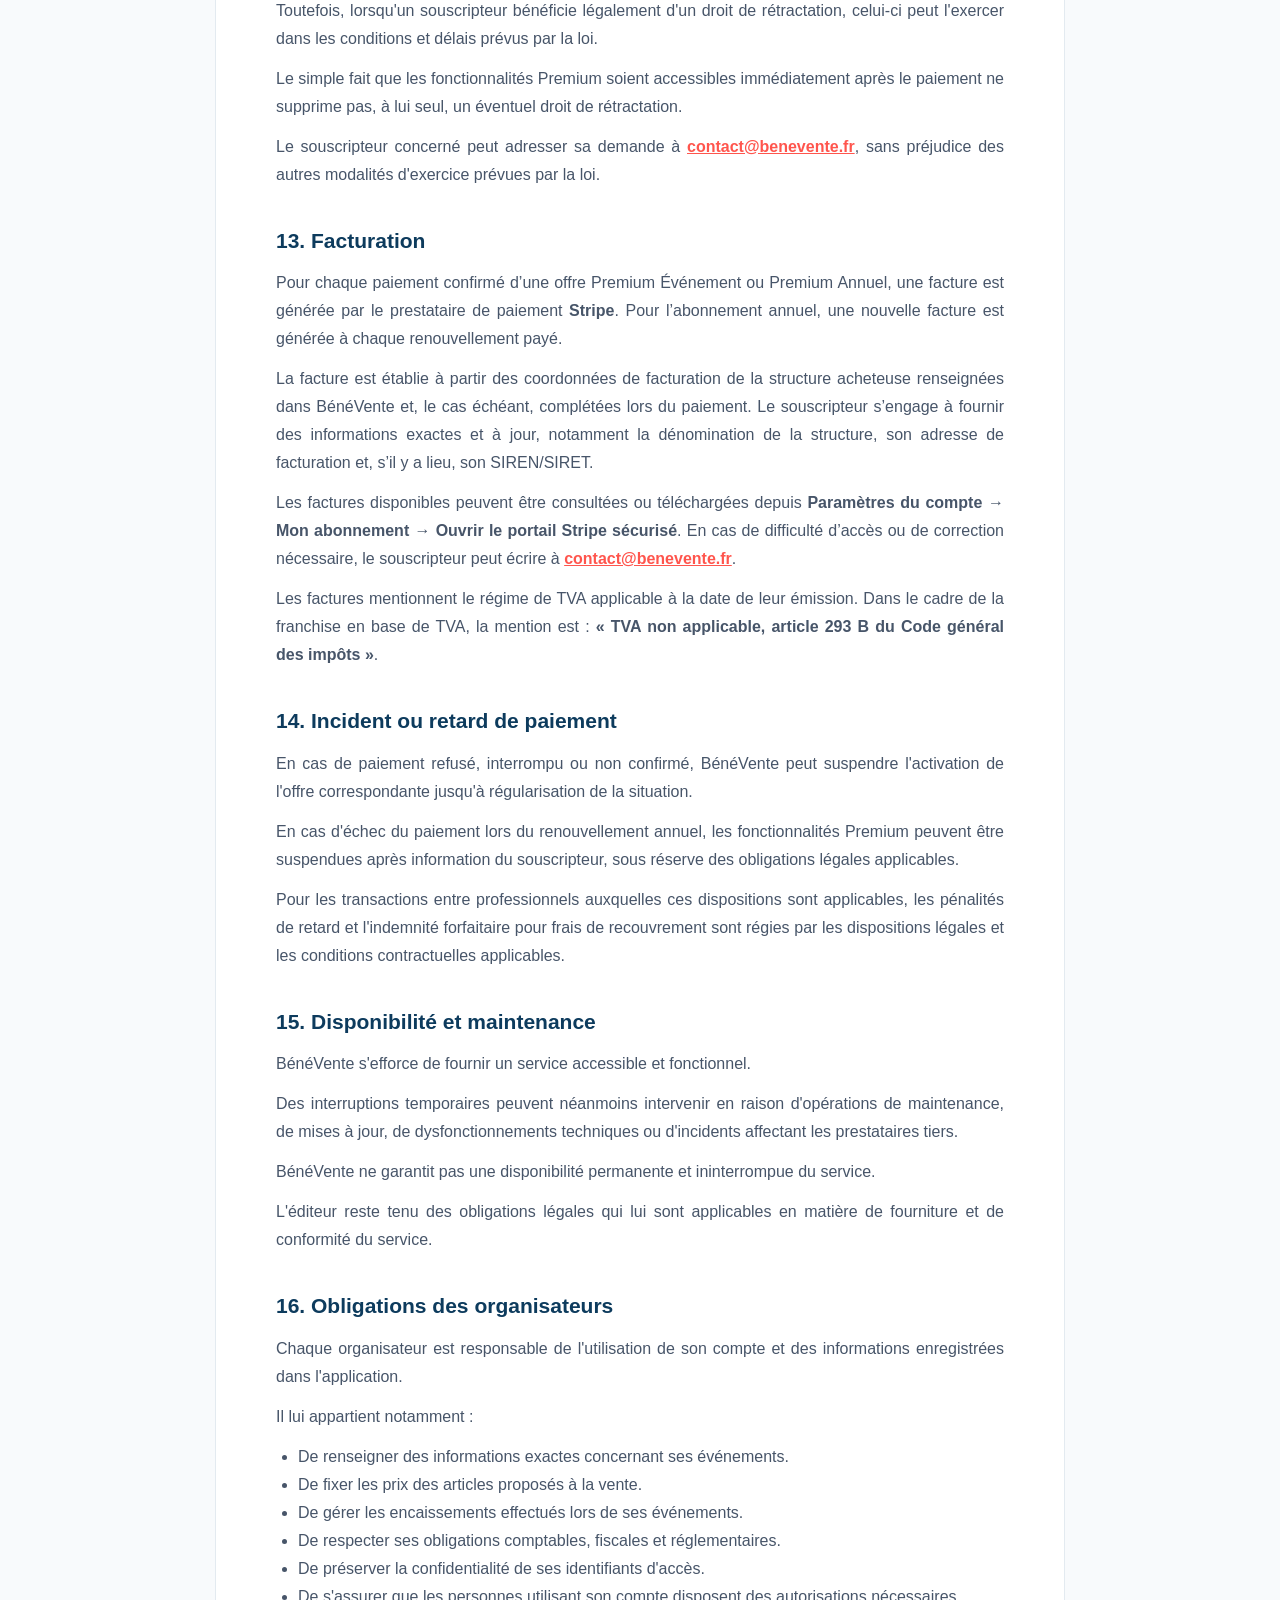
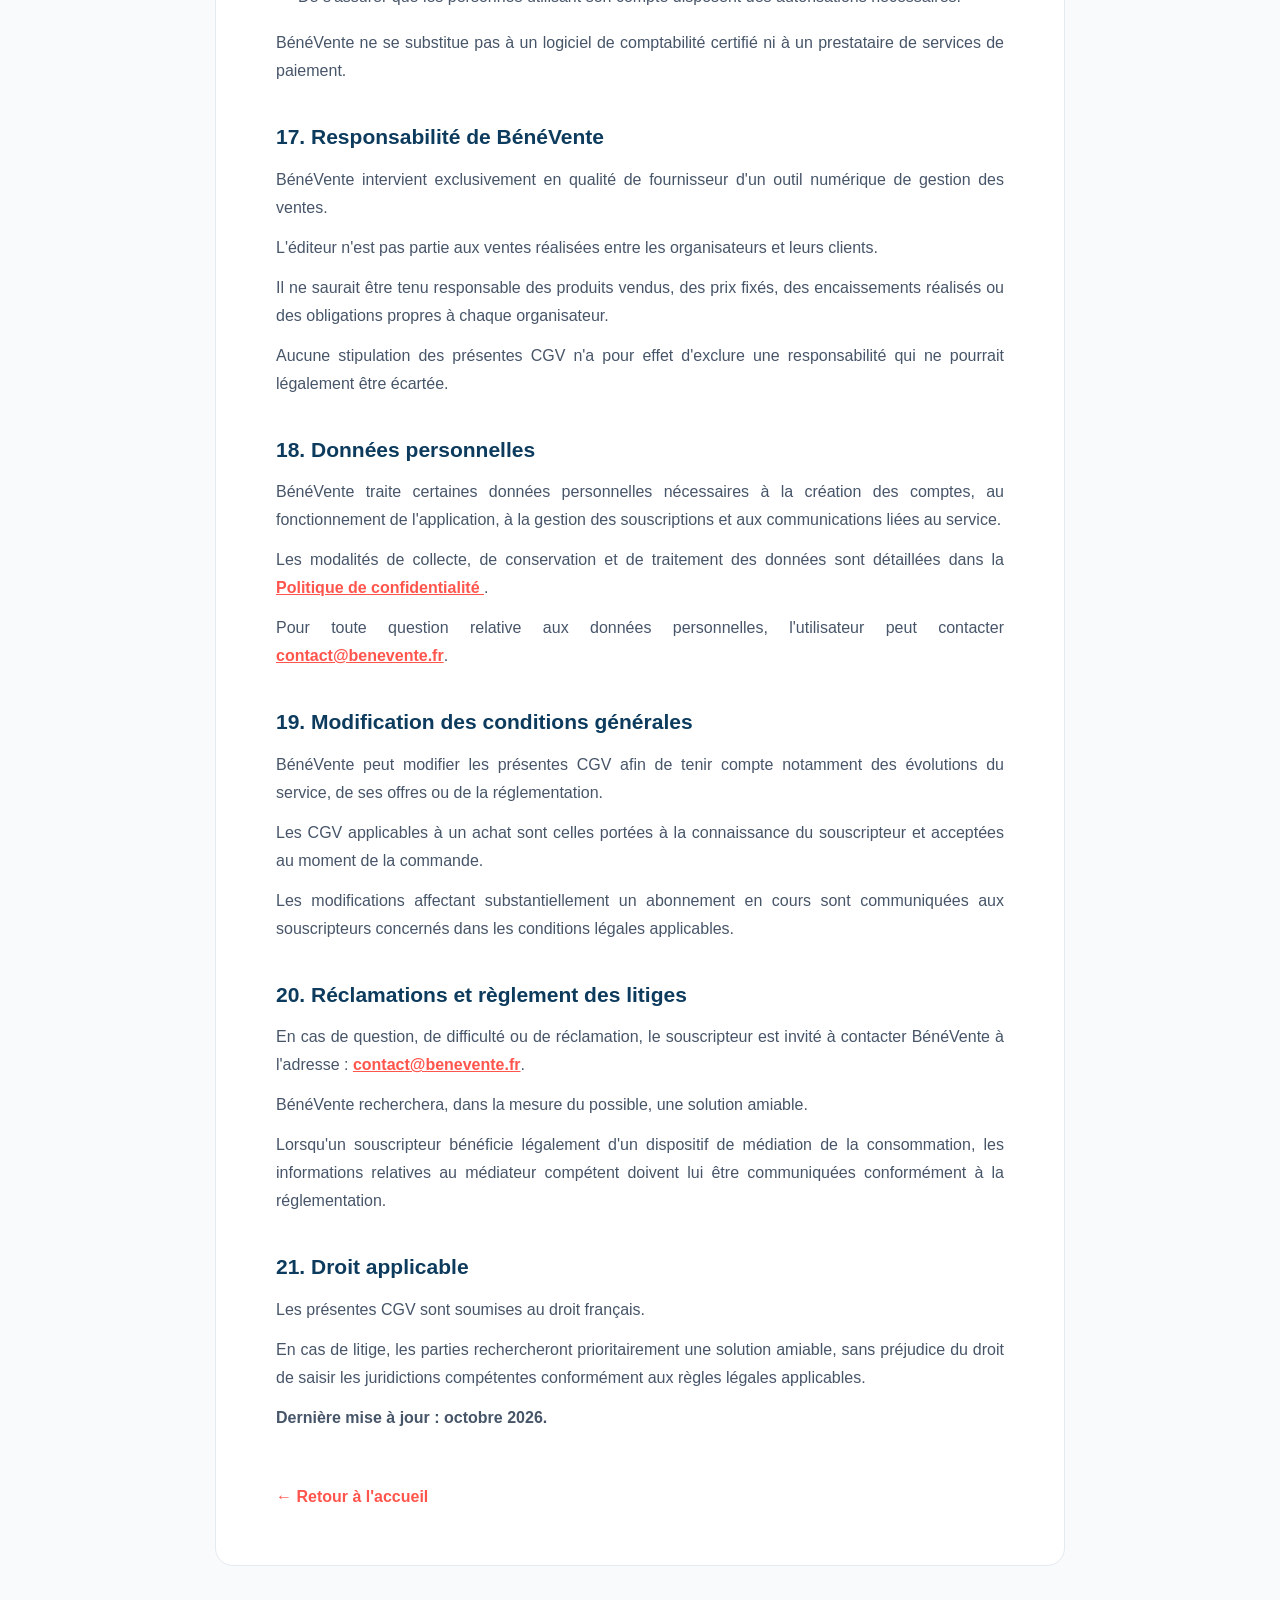
<file: cgv.html>
<!DOCTYPE html>

<html lang="fr">
<head>
<meta charset="utf-8"/>
<meta content="width=device-width, initial-scale=1.0" name="viewport"/>
<title>Conditions générales de vente — BénéVente</title>
<link href="https://fonts.googleapis.com" rel="preconnect"/>
<link crossorigin="" href="https://fonts.gstatic.com" rel="preconnect"/>
<link href="https://fonts.googleapis.com/css2?family=Inter:wght@400;500;600;700&amp;display=swap" rel="stylesheet"/>
<link href="style.css" rel="stylesheet"/>
<style>
    .legal-page {
      background: #f8fafc;
      min-height: 70vh;
      padding: 80px 24px;
    }

    .legal-container {
      max-width: 850px;
      margin: 0 auto;
      background: #ffffff;
      border: 1px solid #e3eaf0;
      border-radius: 18px;
      padding: 55px 60px;
    }

    .legal-label {
      color: #ff554d;
      font-size: 13px;
      font-weight: 700;
      text-transform: uppercase;
      letter-spacing: 1px;
      margin-bottom: 12px;
    }

    .legal-container h1 {
      color: #0d3b5d;
      font-size: 42px;
      margin: 0 0 15px;
    }

    .legal-intro {
      color: #64748b;
      margin-bottom: 45px;
      line-height: 1.7;
      text-align: left !important;
    }

    .legal-container h2 {
      color: #0d3b5d;
      font-size: 21px;
      margin-top: 35px;
      margin-bottom: 12px;
    }

    .legal-container h3 {
      color: #0d3b5d;
      font-size: 17px;
      margin-top: 24px;
      margin-bottom: 10px;
    }

    .legal-container p,
    .legal-container li {
      color: #475569;
      line-height: 1.75;
      text-align: justify;
      text-justify: inter-word;
    }

    .legal-container p {
      margin: 0 0 12px;
    }

    .legal-container ul {
      padding-left: 22px;
      margin-bottom: 18px;
    }

    .legal-container a {
      color: #ff554d;
    }

    .legal-container p a {
      color: #ff554d;
      font-weight: 600;
      text-decoration: underline;
    }
    
    .legal-container p a:hover {
      color: #0d3b5d;
    }

    .back-home {
      display: inline-block;
      margin-top: 40px;
      color: #ff554d;
      font-weight: 600;
      text-decoration: none;
    }

    .back-home:hover {
      text-decoration: underline;
    }

    @media (max-width: 700px) {
      .legal-page {
        padding: 40px 18px;
      }

      .legal-container {
        padding: 35px 25px;
      }

      .legal-container h1 {
        font-size: 32px;
      }
    }
  </style>
</head>
<body>
<main class="legal-page">
<div class="legal-container">
<div class="legal-label">BénéVente</div>
<h1>Conditions générales de vente</h1>
<p class="legal-intro">
        Les présentes Conditions générales de vente (CGV)
        définissent les modalités de souscription et
        d'utilisation des offres payantes de BénéVente,
        application de gestion des ventes destinée
        aux associations, clubs et organisateurs
        d'événements.
      </p>
<h2>1. Identification de l'éditeur</h2>
<p>
        Le service BénéVente est édité par :
      </p>
<p>
<strong>Gaël BRIS-ANDRE</strong><br/>
        Entrepreneur individuel (EI)<br/>
        Nom commercial : <strong>BénéVente</strong><br/>
        SIREN : <strong>842 078 792</strong><br/>
        Bâtiment A2<br/>
        82 Rue Pierre Brossolette<br/>
        92320 Châtillon<br/>
        FRANCE
      </p>
<p>
        Adresse électronique :
        <a href="mailto:contact@benevente.fr">contact@benevente.fr</a>
</p>
<h2>2. Objet des conditions générales de vente</h2>
<p>
        Les présentes CGV ont pour objet de définir
        les conditions dans lesquelles BénéVente
        propose ses offres payantes et fournit
        les fonctionnalités correspondantes.
      </p>
<p>
        BénéVente est une application permettant
        notamment aux organisateurs de créer
        des événements, gérer des articles,
        suivre leurs stocks, enregistrer des ventes
        et consulter des statistiques.
      </p>
<p>
        BénéVente fournit exclusivement un outil
        de gestion. La plateforme n'encaisse pas
        les paiements réalisés entre les organisateurs
        et leurs propres clients.
      </p>
<p>
        Les paiements effectués auprès de BénéVente
        concernent uniquement l'achat des offres
        Premium proposées par le service.
      </p>
<h2>3. Clients concernés</h2>
<p>
        Les offres Premium de BénéVente sont
        réservées aux associations, clubs
        et organisateurs agissant dans le cadre
        de leurs activités associatives
        ou professionnelles.
      </p>
<p>
        Les offres Premium ne sont pas destinées
        à l'organisation d'événements strictement
        privés par des particuliers agissant
        à titre personnel.
      </p>
<p>
        Le souscripteur déclare être habilité
        à engager l'association, le club
        ou la structure pour laquelle
        il effectue l'achat.
      </p>
<p>
        La qualité d'association ou de club
        n'exclut pas, à elle seule, l'application
        de certaines dispositions protectrices
        du Code de la consommation lorsque
        les conditions légales sont réunies.
      </p>
<h2>4. Offre gratuite</h2>
<p>
        BénéVente propose une offre gratuite
        permettant de découvrir et d'utiliser
        les principales fonctionnalités
        de l'application.
      </p>
<p>
        Cette offre est limitée à
        <strong>30 ventes enregistrées
        par événement</strong>.
      </p>
<p>
        Au-delà de cette limite, l'organisateur
        peut souscrire une offre Premium
        afin de poursuivre l'enregistrement
        des ventes sans cette restriction.
      </p>
<p>
        L'offre gratuite ne nécessite
        aucun achat d'abonnement Premium.
      </p>
<h2>5. Offre Premium Événement</h2>
<p>
        L'offre <strong>Premium Événement</strong>
        est proposée au tarif de
        <strong>14,90 €</strong>.
      </p>
<p>
        Elle permet de supprimer la limite
        de 30 ventes pour un événement déterminé
        et d'enregistrer un nombre illimité
        de ventes pour cet événement,
        dans les limites techniques
        raisonnables du service.
      </p>
<p>
        Cette offre est associée à un seul événement.
        Elle ne peut pas être transférée
        automatiquement vers un autre événement.
      </p>
<p>
        Il s'agit d'un achat unique,
        sans abonnement ni renouvellement
        automatique.
      </p>
<p>
        L'accès aux fonctionnalités Premium
        de l'événement est activé après
        confirmation du paiement.
      </p>
<h2>6. Offre Premium Annuel</h2>
<p>
        L'offre <strong>Premium Annuel</strong>
        est proposée au tarif de
        <strong>49,90 € par an</strong>.
      </p>
<p>
        Elle permet à l'organisateur de bénéficier
        de la suppression de la limite de ventes
        pour les événements relevant
        de son compte pendant la période
        d'abonnement active.
      </p>
<p>
        L'abonnement est souscrit pour une durée
        initiale de <strong>12 mois</strong>
        à compter de son activation.
      </p>
<p>
        Il est renouvelé automatiquement
        pour des périodes successives de 12 mois,
        sauf résiliation avant la prochaine
        échéance de renouvellement.
      </p>
<p>
        Le prix et la périodicité de l'abonnement
        sont présentés avant la validation
        du paiement.
      </p>
<h2>7. Prix et fiscalité</h2><p>Les prix sont indiqués en euros et correspondent aux montants effectivement facturés :</p><ul><li>Premium Événement : <strong>14,90 € par événement</strong>, en paiement unique.</li><li>Premium Annuel : <strong>49,90 € par période de 12 mois</strong>, avec renouvellement automatique sauf résiliation.</li></ul><p>À la date de mise à jour des présentes CGV, l’éditeur relève du régime de franchise en base de TVA : <strong>« TVA non applicable, article 293 B du Code général des impôts »</strong>. Le montant total dû est affiché avant la confirmation du paiement.</p><p>En cas de changement de régime fiscal ou de tarif, les informations de prix et de taxation applicables sont communiquées avant toute nouvelle souscription ou échéance concernée, conformément à la réglementation. Les périodes déjà réglées ne sont pas modifiées rétroactivement.</p>






<h2>8. Souscription et paiement</h2>
<p>
        La souscription à une offre Premium
        s'effectue en ligne depuis
        l'application BénéVente.
      </p>
<p>
        Avant le paiement, le souscripteur
        peut prendre connaissance
        des caractéristiques de l'offre,
        de son prix et des présentes CGV.
      </p>
<p>
        Le paiement des offres Premium
        est traité par <strong>Stripe</strong>,
        prestataire spécialisé
        dans les paiements en ligne.
      </p>
<p>
        BénéVente ne conserve pas
        les numéros complets des cartes
        bancaires utilisées pour
        régler les offres Premium.
      </p>
<p>
        La commande devient effective
        après confirmation du paiement
        par le prestataire.
      </p>
<p>
        En cas d'échec ou de refus
        du paiement, l'activation
        de l'offre Premium peut
        ne pas être effectuée.
      </p>
<h2>9. Activation des fonctionnalités Premium</h2>
<p>
        Après confirmation du paiement,
        les fonctionnalités correspondant
        à l'offre achetée sont activées
        sur le compte ou l'événement concerné.
      </p>
<p>
        En cas de difficulté d'activation,
        le souscripteur peut contacter
        BénéVente à l'adresse
        <a href="mailto:contact@benevente.fr">contact@benevente.fr</a>.
      </p>
<p>
        L'éditeur examinera la situation
        et recherchera une solution adaptée,
        notamment l'activation effective
        de l'offre ou le remboursement
        lorsque celui-ci est justifié.
      </p>
<h2>10. Renouvellement de l'abonnement annuel</h2>
<p>
        L'abonnement Premium Annuel
        est reconduit automatiquement
        à chaque échéance annuelle,
        sauf résiliation.
      </p>
<p>
        Le renouvellement donne lieu
        à un nouveau paiement correspondant
        à la période annuelle suivante.
      </p>
<p>
        Lorsque les dispositions légales
        relatives à la reconduction tacite
        sont applicables au souscripteur,
        BénéVente respecte les obligations
        d'information préalable
        et les droits qui en résultent.
      </p>
<h2>11. Résiliation de l'abonnement annuel</h2><p>Le souscripteur peut résilier son abonnement Premium Annuel à tout moment depuis <strong>Paramètres du compte → Mon abonnement → Ouvrir le portail Stripe sécurisé</strong>, où il peut gérer son abonnement et consulter ses factures. Il peut également contacter <a href="mailto:contact@benevente.fr">contact@benevente.fr</a> en cas de difficulté.</p><p>La résiliation simple désactive le renouvellement automatique. Sauf disposition légale contraire, l’accès Premium reste actif jusqu’à l’expiration de la période déjà payée. Aucun remboursement au prorata n’est automatiquement accordé, sous réserve des droits légaux applicables.</p>





<h2>11 bis. Suppression définitive du compte</h2>
<p>
        Le titulaire du compte peut demander sa suppression définitive
        depuis les paramètres de BénéVente, après avoir pris connaissance
        des conséquences de cette opération et confirmé expressément sa demande.
      </p>
<p>
        La suppression du compte entraîne la suppression de l'association
        rattachée au compte, des événements, des articles, des ventes et des
        autres données associées conservées dans l'application, sous réserve
        des données dont la conservation demeure nécessaire en vertu d'une
        obligation légale ou pour la constatation, l'exercice ou la défense
        de droits en justice.
      </p>
<p>
        Lorsqu'un abonnement Premium Annuel est en cours, la suppression
        définitive du compte entraîne sa résiliation immédiate et la fin
        de l'accès aux fonctionnalités Premium, sans maintien de l'accès
        jusqu'à l'échéance annuelle. Cette situation se distingue de la
        résiliation simple prévue à l'article 11.
      </p>
<p>
        La suppression du compte n'entraîne pas de remboursement de la
        période d'abonnement déjà payée et non utilisée, sous réserve
        des droits légaux applicables, notamment en matière de rétractation,
        de conformité ou d'inexécution du service.
      </p>
<p>
        Avant de confirmer la suppression, le titulaire est invité à
        télécharger l'export de ses données disponible dans l'application.
        Une fois la suppression effectuée, la récupération de ces données
        par l'intermédiaire du compte n'est plus possible.
      </p>
<p>
        Certaines données de facturation et de transaction peuvent être
        conservées par BénéVente ou ses prestataires, notamment Stripe,
        pendant les durées imposées ou autorisées par la réglementation.
        Les modalités de traitement des données personnelles sont précisées
        dans la <a href="politique-confidentialite.html">Politique de confidentialité</a>.
      </p>
<h2>12. Droit de rétractation</h2>
<p>
        Les offres Premium sont destinées
        aux associations, clubs
        et organisateurs professionnels.
      </p>
<p>
        Le droit de rétractation prévu
        par le Code de la consommation
        ne s'applique pas automatiquement
        à tous les contrats conclus
        dans ce cadre.
      </p>
<p>
        Toutefois, lorsqu'un souscripteur
        bénéficie légalement d'un droit
        de rétractation, celui-ci peut
        l'exercer dans les conditions
        et délais prévus par la loi.
      </p>
<p>
        Le simple fait que les fonctionnalités
        Premium soient accessibles immédiatement
        après le paiement ne supprime pas,
        à lui seul, un éventuel droit
        de rétractation.
      </p>
<p>
        Le souscripteur concerné peut
        adresser sa demande à
        <a href="mailto:contact@benevente.fr">contact@benevente.fr</a>,
        sans préjudice des autres modalités
        d'exercice prévues par la loi.
      </p>
<h2>13. Facturation</h2><p>Pour chaque paiement confirmé d’une offre Premium Événement ou Premium Annuel, une facture est générée par le prestataire de paiement <strong>Stripe</strong>. Pour l’abonnement annuel, une nouvelle facture est générée à chaque renouvellement payé.</p><p>La facture est établie à partir des coordonnées de facturation de la structure acheteuse renseignées dans BénéVente et, le cas échéant, complétées lors du paiement. Le souscripteur s’engage à fournir des informations exactes et à jour, notamment la dénomination de la structure, son adresse de facturation et, s’il y a lieu, son SIREN/SIRET.</p><p>Les factures disponibles peuvent être consultées ou téléchargées depuis <strong>Paramètres du compte → Mon abonnement → Ouvrir le portail Stripe sécurisé</strong>. En cas de difficulté d’accès ou de correction nécessaire, le souscripteur peut écrire à <a href="mailto:contact@benevente.fr">contact@benevente.fr</a>.</p><p>Les factures mentionnent le régime de TVA applicable à la date de leur émission. Dans le cadre de la franchise en base de TVA, la mention est : <strong>« TVA non applicable, article 293 B du Code général des impôts »</strong>.</p>



<h2>14. Incident ou retard de paiement</h2>
<p>
        En cas de paiement refusé,
        interrompu ou non confirmé,
        BénéVente peut suspendre
        l'activation de l'offre
        correspondante jusqu'à
        régularisation de la situation.
      </p>
<p>
        En cas d'échec du paiement
        lors du renouvellement annuel,
        les fonctionnalités Premium
        peuvent être suspendues
        après information du souscripteur,
        sous réserve des obligations
        légales applicables.
      </p>
<p>
        Pour les transactions entre
        professionnels auxquelles
        ces dispositions sont applicables,
        les pénalités de retard
        et l'indemnité forfaitaire
        pour frais de recouvrement
        sont régies par les dispositions
        légales et les conditions
        contractuelles applicables.
      </p>
<h2>15. Disponibilité et maintenance</h2>
<p>
        BénéVente s'efforce de fournir
        un service accessible
        et fonctionnel.
      </p>
<p>
        Des interruptions temporaires
        peuvent néanmoins intervenir
        en raison d'opérations
        de maintenance, de mises à jour,
        de dysfonctionnements techniques
        ou d'incidents affectant
        les prestataires tiers.
      </p>
<p>
        BénéVente ne garantit pas
        une disponibilité permanente
        et ininterrompue du service.
      </p>
<p>
        L'éditeur reste tenu
        des obligations légales
        qui lui sont applicables
        en matière de fourniture
        et de conformité du service.
      </p>
<h2>16. Obligations des organisateurs</h2>
<p>
        Chaque organisateur est responsable
        de l'utilisation de son compte
        et des informations enregistrées
        dans l'application.
      </p>
<p>
        Il lui appartient notamment :
      </p>
<ul>
<li>
          De renseigner des informations
          exactes concernant ses événements.
        </li>
<li>
          De fixer les prix des articles
          proposés à la vente.
        </li>
<li>
          De gérer les encaissements
          effectués lors de ses événements.
        </li>
<li>
          De respecter ses obligations
          comptables, fiscales
          et réglementaires.
        </li>
<li>
          De préserver la confidentialité
          de ses identifiants d'accès.
        </li>
<li>
          De s'assurer que les personnes
          utilisant son compte disposent
          des autorisations nécessaires.
        </li>
</ul>
<p>
        BénéVente ne se substitue pas
        à un logiciel de comptabilité
        certifié ni à un prestataire
        de services de paiement.
      </p>
<h2>17. Responsabilité de BénéVente</h2>
<p>
        BénéVente intervient exclusivement
        en qualité de fournisseur
        d'un outil numérique
        de gestion des ventes.
      </p>
<p>
        L'éditeur n'est pas partie
        aux ventes réalisées entre
        les organisateurs et leurs clients.
      </p>
<p>
        Il ne saurait être tenu responsable
        des produits vendus, des prix fixés,
        des encaissements réalisés
        ou des obligations propres
        à chaque organisateur.
      </p>
<p>
        Aucune stipulation des présentes
        CGV n'a pour effet d'exclure
        une responsabilité qui ne pourrait
        légalement être écartée.
      </p>
<h2>18. Données personnelles</h2>
<p>
        BénéVente traite certaines
        données personnelles nécessaires
        à la création des comptes,
        au fonctionnement de l'application,
        à la gestion des souscriptions
        et aux communications liées au service.
      </p>
<p>
        Les modalités de collecte,
        de conservation et de traitement
        des données sont détaillées
        dans la
        <a href="politique-confidentialite.html">
          Politique de confidentialité
        </a>.
      </p>
<p>
        Pour toute question relative
        aux données personnelles,
        l'utilisateur peut contacter
        <a href="mailto:contact@benevente.fr">contact@benevente.fr</a>.
      </p>
<h2>19. Modification des conditions générales</h2>
<p>
        BénéVente peut modifier
        les présentes CGV afin
        de tenir compte notamment
        des évolutions du service,
        de ses offres ou
        de la réglementation.
      </p>
<p>
        Les CGV applicables à un achat
        sont celles portées
        à la connaissance du souscripteur
        et acceptées au moment
        de la commande.
      </p>
<p>
        Les modifications affectant
        substantiellement un abonnement
        en cours sont communiquées
        aux souscripteurs concernés
        dans les conditions
        légales applicables.
      </p>
<h2>20. Réclamations et règlement des litiges</h2>
<p>
        En cas de question,
        de difficulté ou de réclamation,
        le souscripteur est invité
        à contacter BénéVente
        à l'adresse :
        <a href="mailto:contact@benevente.fr">contact@benevente.fr</a>.
      </p>
<p>
        BénéVente recherchera,
        dans la mesure du possible,
        une solution amiable.
      </p>
<p>
        Lorsqu'un souscripteur bénéficie
        légalement d'un dispositif
        de médiation de la consommation,
        les informations relatives
        au médiateur compétent doivent
        lui être communiquées
        conformément à la réglementation.
      </p>
<h2>21. Droit applicable</h2>
<p>
        Les présentes CGV sont soumises
        au droit français.
      </p>
<p>
        En cas de litige,
        les parties rechercheront
        prioritairement une solution amiable,
        sans préjudice du droit
        de saisir les juridictions
        compétentes conformément
        aux règles légales applicables.
      </p>
<p>
<strong>
          Dernière mise à jour : octobre 2026.
        </strong>
</p>
<a class="back-home" href="index.html">
        ← Retour à l'accueil
      </a>
</div>
</main>
</body>
</html>
</file>
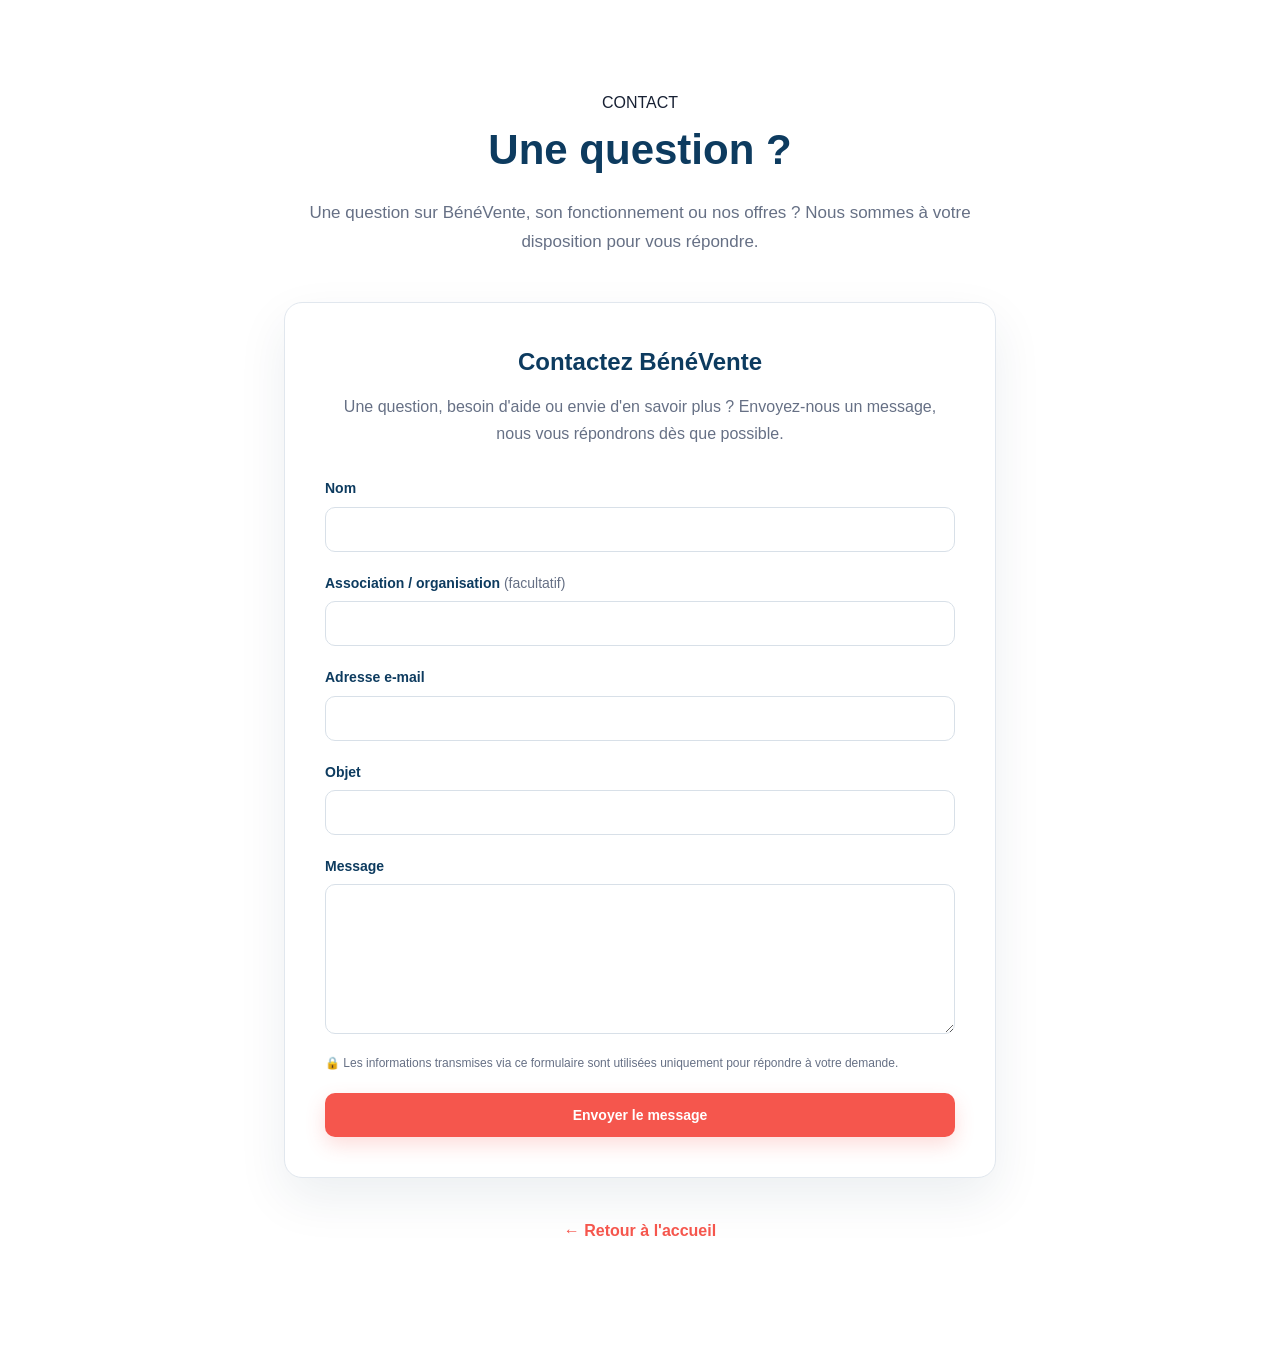
<file: contact.html>
<!DOCTYPE html>
<html lang="fr">
<head>
  <meta charset="UTF-8">
  <meta name="viewport" content="width=device-width, initial-scale=1.0">
  <title>Contact — BénéVente</title>

  <link rel="stylesheet" href="style.css">

  <style>
    .contact-page {
      max-width: 760px;
      margin: 0 auto;
      padding: 90px 24px 120px;
      text-align: center;
    }

    .contact-page h1 {
      color: #0d3b5f;
      font-size: 42px;
      margin-bottom: 16px;
    }

    .contact-intro {
      color: #667085;
      font-size: 17px;
      line-height: 1.7;
      margin-bottom: 45px;
    }

    .contact-card {
      border: 1px solid #e1e7ee;
      border-radius: 18px;
      padding: 40px;
      background: #fff;
      text-align: left;
      box-shadow: 0 20px 50px rgba(11, 48, 78, 0.08);
    }

    .contact-card h2 {
      color: #0d3b5f;
      margin-top: 0;
      margin-bottom: 12px;
      text-align: center;
    }

    .contact-card > p {
      color: #667085;
      line-height: 1.7;
      text-align: center;
      margin-bottom: 30px;
    }

    .contact-form {
      display: flex;
      flex-direction: column;
      gap: 20px;
    }

    .form-group {
      display: flex;
      flex-direction: column;
      gap: 7px;
    }

    .form-group label {
      color: #0d3b5f;
      font-size: 14px;
      font-weight: 700;
    }

    .form-group input,
    .form-group textarea {
      width: 100%;
      padding: 13px 14px;
      border: 1px solid #d8e0e8;
      border-radius: 10px;
      background: #fff;
      color: #172033;
      font-family: inherit;
      font-size: 15px;
      outline: none;
      transition: border-color 0.2s ease, box-shadow 0.2s ease;
    }

    .form-group textarea {
      resize: vertical;
      min-height: 150px;
    }

    .form-group input:focus,
    .form-group textarea:focus {
      border-color: #f5564d;
      box-shadow: 0 0 0 3px rgba(245, 86, 77, 0.12);
    }

    .contact-privacy {
      margin: 0;
      color: #667085;
      font-size: 12px;
      line-height: 1.6;
      text-align: left;
    }

    .contact-submit {
      width: 100%;
      border: none;
      padding: 14px 22px;
      background: #f5564d;
      color: white;
      border-radius: 10px;
      font-family: inherit;
      font-size: 14px;
      font-weight: 700;
      cursor: pointer;
      transition: 0.2s ease;
      box-shadow: 0 8px 20px rgba(245, 86, 77, 0.20);
    }

    .contact-submit:hover {
      background: #df403f;
      transform: translateY(-1px);
    }

    .contact-submit:disabled {
      opacity: 0.65;
      cursor: wait;
      transform: none;
    }

    .form-error {
      display: none;
      padding: 12px 14px;
      background: #fff1f0;
      border: 1px solid #f5564d;
      border-radius: 10px;
      color: #b42318;
      font-size: 13px;
      text-align: center;
    }

    .back-home {
      display: inline-block;
      margin-top: 40px;
      color: #f5564d;
      font-weight: 600;
      text-decoration: none;
    }

    .back-home:hover {
      text-decoration: underline;
    }

    @media (max-width: 550px) {
      .contact-page {
        padding: 60px 16px 80px;
      }

      .contact-page h1 {
        font-size: 34px;
      }

      .contact-intro {
        font-size: 15px;
        margin-bottom: 30px;
      }

      .contact-card {
        padding: 25px 20px;
      }
    }
  </style>
</head>

<body>

  <main class="contact-page">

    <p class="section-label">CONTACT</p>

    <h1>Une question ?</h1>

    <p class="contact-intro">
      Une question sur BénéVente, son fonctionnement ou nos offres ?
      Nous sommes à votre disposition pour vous répondre.
    </p>

    <div class="contact-card">

      <h2>Contactez BénéVente</h2>

      <p>
        Une question, besoin d'aide ou envie d'en savoir plus ?
        Envoyez-nous un message, nous vous répondrons dès que possible.
      </p>

      <form
        action="https://formspree.io/f/mrpepbzw"
        method="POST"
        class="contact-form"
        id="contact-form"
      >

        <div class="form-group">
          <label for="name">Nom</label>
          <input
            type="text"
            id="name"
            name="name"
            autocomplete="name"
            required
          >
        </div>

        <div class="form-group">
          <label for="organization">
            Association / organisation
            <span style="font-weight:400;color:#667085;">(facultatif)</span>
          </label>
          <input
            type="text"
            id="organization"
            name="organization"
            autocomplete="organization"
          >
        </div>

        <div class="form-group">
          <label for="email">Adresse e-mail</label>
          <input
            type="email"
            id="email"
            name="email"
            autocomplete="email"
            required
          >
        </div>

        <div class="form-group">
          <label for="subject">Objet</label>
          <input
            type="text"
            id="subject"
            name="subject"
            required
          >
        </div>

        <div class="form-group">
          <label for="message">Message</label>
          <textarea
            id="message"
            name="message"
            rows="6"
            required
          ></textarea>
        </div>

        <p class="contact-privacy">
          🔒 Les informations transmises via ce formulaire sont utilisées
          uniquement pour répondre à votre demande.
        </p>

        <div class="form-error" id="form-error">
          Une erreur est survenue. Merci de réessayer.
        </div>

        <button type="submit" class="contact-submit" id="submit-button">
          Envoyer le message
        </button>

      </form>

    </div>

    <a href="index.html" class="back-home">
      ← Retour à l'accueil
    </a>

  </main>

  <script>
    const form = document.getElementById("contact-form");
    const button = document.getElementById("submit-button");
    const errorMessage = document.getElementById("form-error");

    form.addEventListener("submit", async function(event) {
      event.preventDefault();

      button.disabled = true;
      button.textContent = "Envoi en cours…";
      errorMessage.style.display = "none";

      try {
        const response = await fetch(form.action, {
          method: "POST",
          body: new FormData(form),
          headers: {
            "Accept": "application/json"
          }
        });

        if (response.ok) {
          window.location.href = "merci.html";
        } else {
          errorMessage.style.display = "block";
          button.disabled = false;
          button.textContent = "Envoyer le message";
        }

      } catch (error) {
        errorMessage.style.display = "block";
        button.disabled = false;
        button.textContent = "Envoyer le message";
      }
    });
  </script>

</body>
</html>
</file>
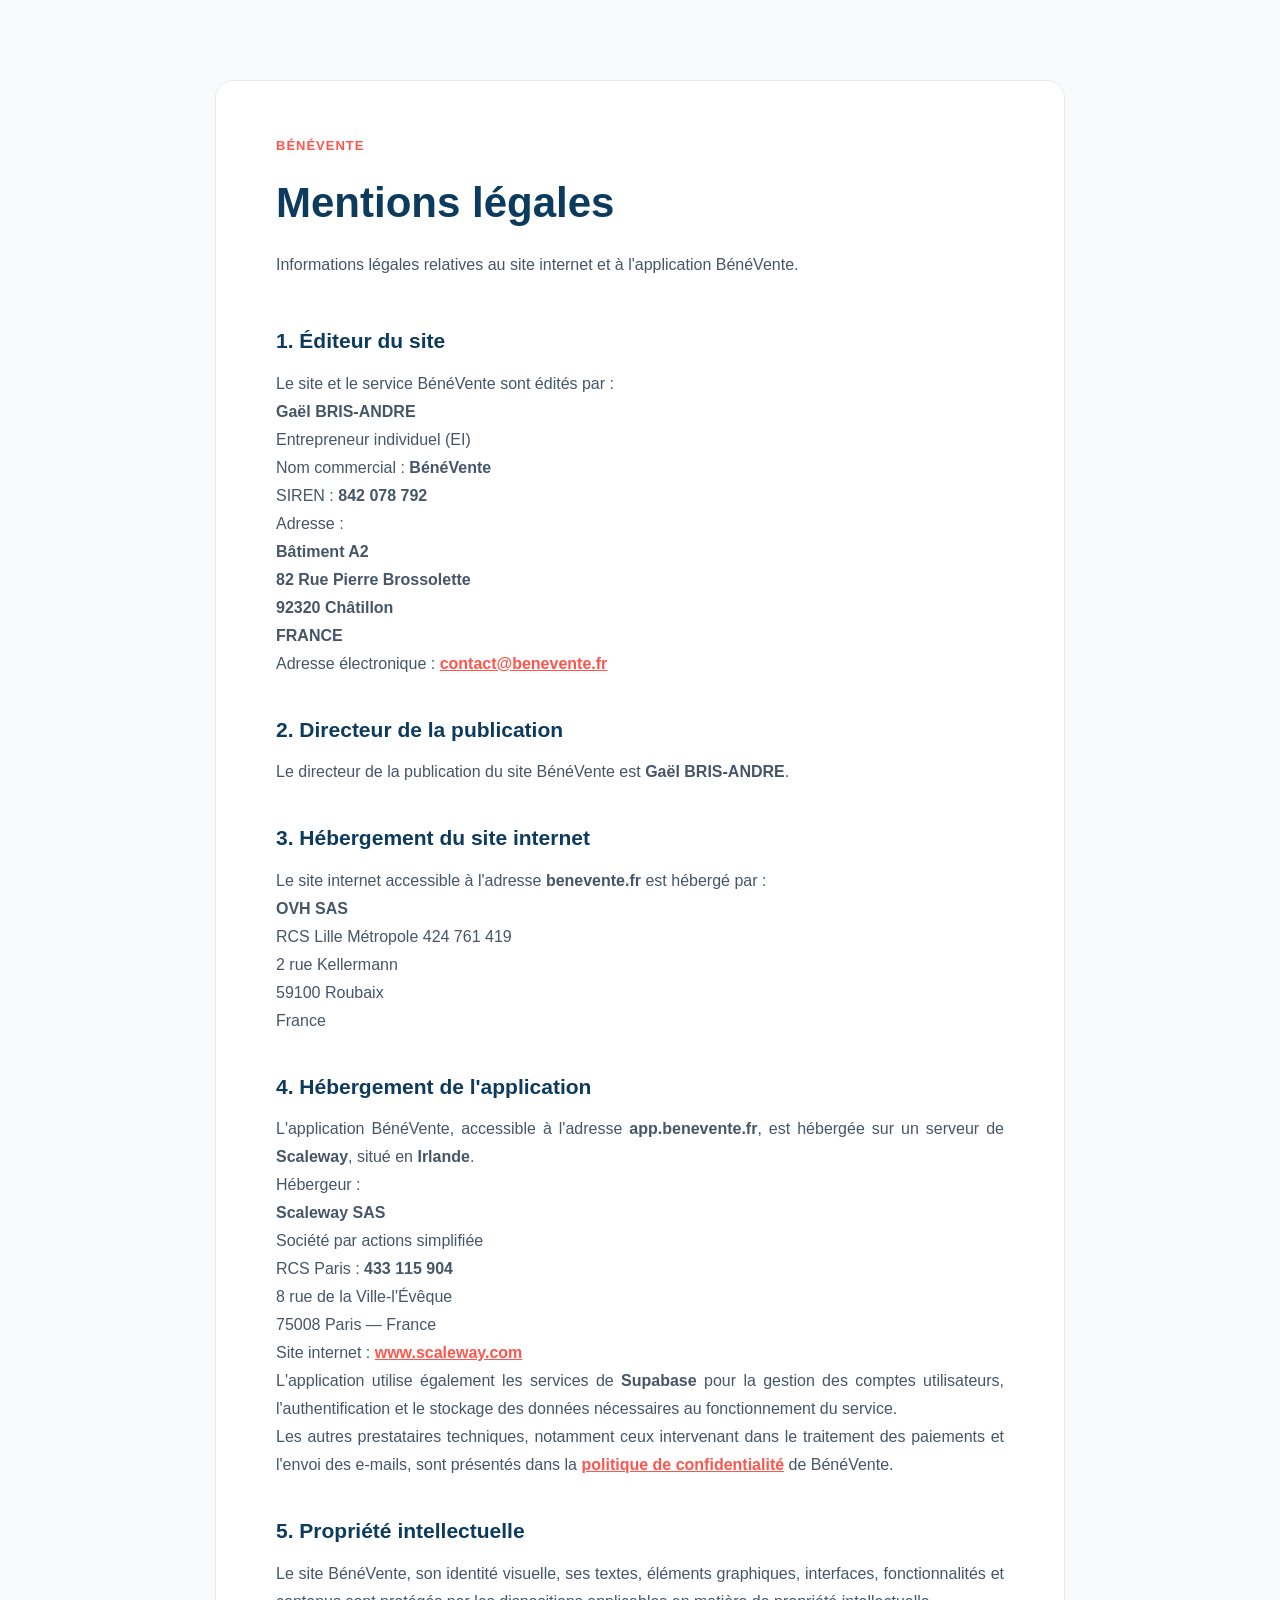
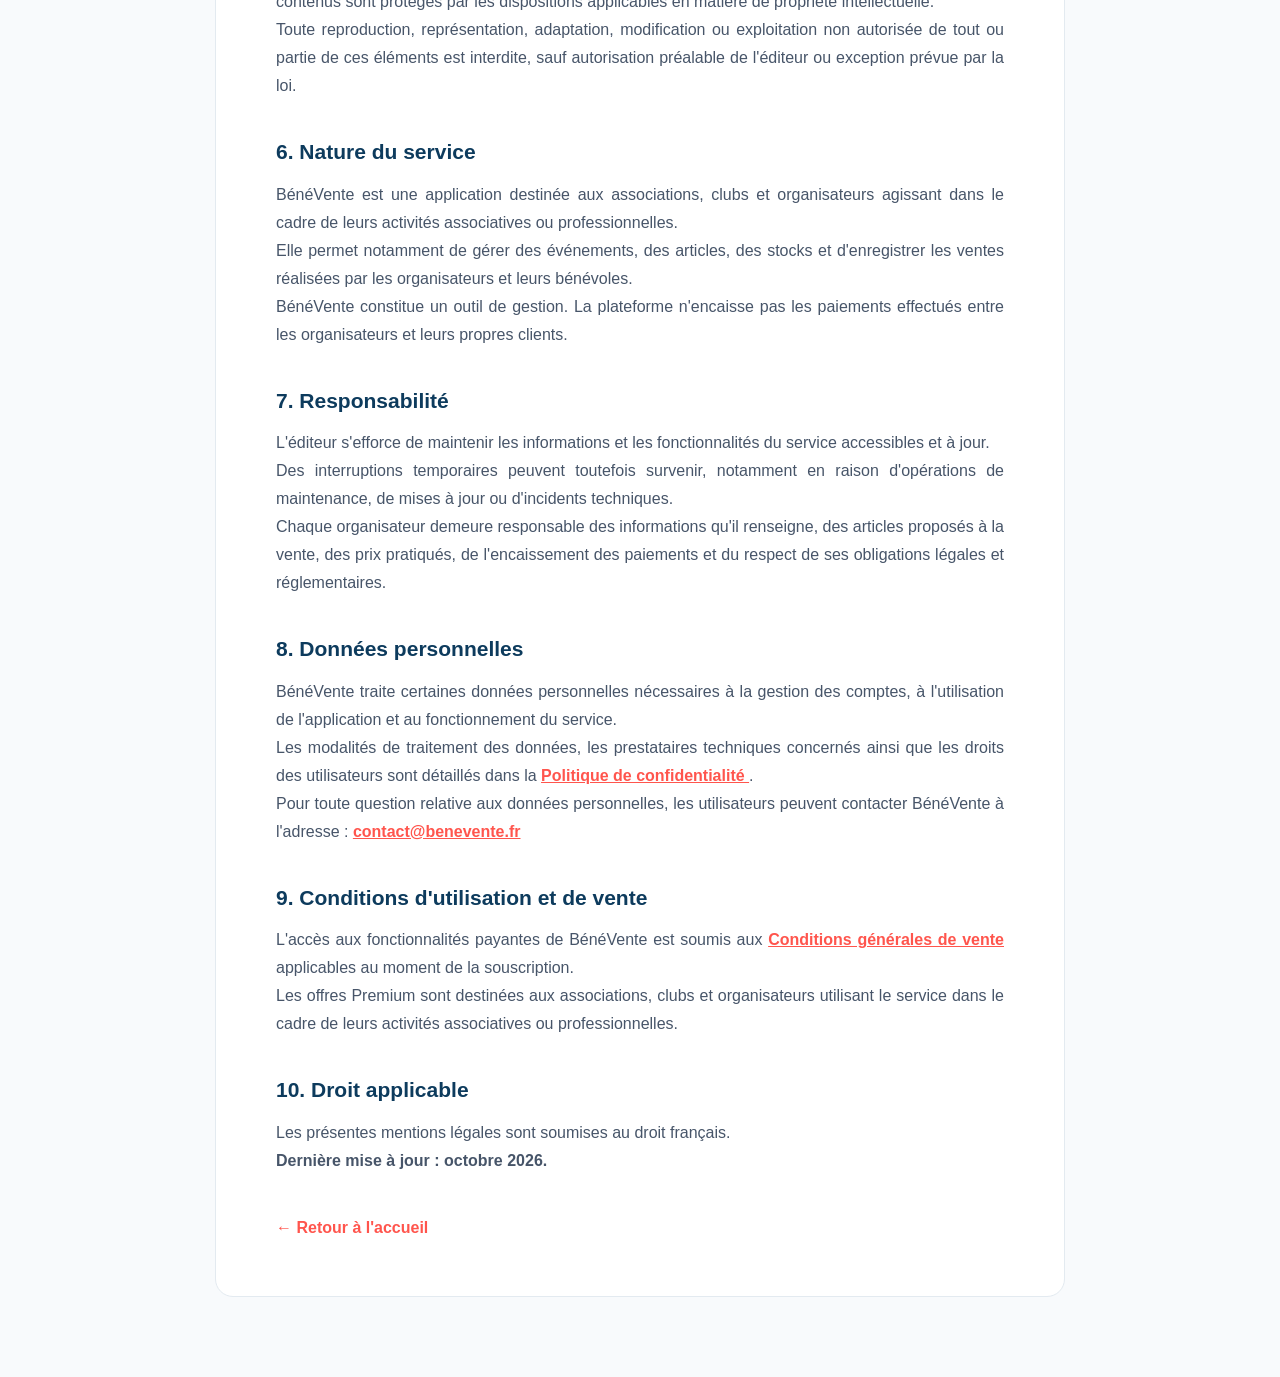
<file: mentions-legales.html>
<!DOCTYPE html>
<html lang="fr">
<head>
  <meta charset="UTF-8">
  <meta name="viewport" content="width=device-width, initial-scale=1.0">

  <title>Mentions légales — BénéVente</title>

  <link rel="preconnect" href="https://fonts.googleapis.com">
  <link rel="preconnect" href="https://fonts.gstatic.com" crossorigin>
  <link href="https://fonts.googleapis.com/css2?family=Inter:wght@400;500;600;700&display=swap" rel="stylesheet">

  <link rel="stylesheet" href="style.css">

  <style>
    .legal-page {
      background: #f8fafc;
      min-height: 70vh;
      padding: 80px 24px;
    }

    .legal-container {
      max-width: 850px;
      margin: 0 auto;
      background: #ffffff;
      border: 1px solid #e3eaf0;
      border-radius: 18px;
      padding: 55px 60px;
    }

    .legal-label {
      color: #ff554d;
      font-size: 13px;
      font-weight: 700;
      text-transform: uppercase;
      letter-spacing: 1px;
      margin-bottom: 12px;
    }

    .legal-container h1 {
      color: #0d3b5d;
      font-size: 42px;
      margin: 0 0 15px;
    }

    .legal-intro {
      color: #64748b;
      margin-bottom: 45px;
      line-height: 1.7;
      text-align: left !important;
    }

    .legal-container h2 {
      color: #0d3b5d;
      font-size: 21px;
      margin-top: 35px;
      margin-bottom: 12px;
    }

    .legal-container p,
    .legal-container li {
      color: #475569;
      line-height: 1.75;
      text-align: justify;
      text-justify: inter-word;
    }

    .legal-container ul {
      padding-left: 22px;
    }

    .legal-container p a {
      color: #ff554d;
      font-weight: 600;
      text-decoration: underline;
    }
    
    .legal-container p a:hover {
      color: #0d3b5d;
    }

    .back-home {
      display: inline-block;
      margin-top: 40px;
      color: #ff554d;
      font-weight: 600;
      text-decoration: none;
    }

    .back-home:hover {
      text-decoration: underline;
    }

    @media (max-width: 700px) {
      .legal-page {
        padding: 40px 18px;
      }

      .legal-container {
        padding: 35px 25px;
      }

      .legal-container h1 {
        font-size: 32px;
      }
    }
  </style>
</head>

<body>

  <main class="legal-page">

    <div class="legal-container">

      <div class="legal-label">BénéVente</div>

      <h1>Mentions légales</h1>

      <p class="legal-intro">
        Informations légales relatives au site internet
        et à l'application BénéVente.
      </p>

      <h2>1. Éditeur du site</h2>

      <p>
        Le site et le service BénéVente sont édités par :
      </p>

      <p>
        <strong>Gaël BRIS-ANDRE</strong><br>
        Entrepreneur individuel (EI)<br>
        Nom commercial : <strong>BénéVente</strong><br>
        SIREN : <strong>842 078 792</strong><br>
        Adresse :<br>
        <strong>
          Bâtiment A2<br>
          82 Rue Pierre Brossolette<br>
          92320 Châtillon<br>
          FRANCE
        </strong>
      </p>

      <p>
        Adresse électronique :
        <a href="mailto:contact@benevente.fr">contact@benevente.fr</a>
      </p>

      <h2>2. Directeur de la publication</h2>

      <p>
        Le directeur de la publication du site
        BénéVente est <strong>Gaël BRIS-ANDRE</strong>.
      </p>

      <h2>3. Hébergement du site internet</h2>

      <p>
        Le site internet accessible à l'adresse
        <strong>benevente.fr</strong> est hébergé par :
      </p>

      <p>
        <strong>OVH SAS</strong><br>
        RCS Lille Métropole 424 761 419<br>
        2 rue Kellermann<br>
        59100 Roubaix<br>
        France
      </p>

      <h2>4. Hébergement de l'application</h2>

      <p>
        L'application BénéVente, accessible à l'adresse
        <strong>app.benevente.fr</strong>, est hébergée sur
        un serveur de <strong>Scaleway</strong>, situé en
        <strong>Irlande</strong>.
      </p>

      <p>
        Hébergeur :<br>
        <strong>Scaleway SAS</strong><br>
        Société par actions simplifiée<br>
        RCS Paris : <strong>433 115 904</strong><br>
        8 rue de la Ville-l'Évêque<br>
        75008 Paris — France<br>
        Site internet : <a href="https://www.scaleway.com/fr/" target="_blank" rel="noopener noreferrer">www.scaleway.com</a>
      </p>

      <p>
        L'application utilise également les services
        de <strong>Supabase</strong> pour la gestion
        des comptes utilisateurs, l'authentification
        et le stockage des données nécessaires
        au fonctionnement du service.
      </p>

      <p>
        Les autres prestataires techniques,
        notamment ceux intervenant dans le traitement
        des paiements et l'envoi des e-mails,
        sont présentés dans la 
        <a href="politique-confidentialite.html">politique
        de confidentialité</a> de BénéVente.
      </p>

      <h2>5. Propriété intellectuelle</h2>

      <p>
        Le site BénéVente, son identité visuelle,
        ses textes, éléments graphiques, interfaces,
        fonctionnalités et contenus sont protégés
        par les dispositions applicables en matière
        de propriété intellectuelle.
      </p>

      <p>
        Toute reproduction, représentation,
        adaptation, modification ou exploitation
        non autorisée de tout ou partie de ces éléments
        est interdite, sauf autorisation préalable
        de l'éditeur ou exception prévue par la loi.
      </p>

      <h2>6. Nature du service</h2>

      <p>
        BénéVente est une application destinée
        aux associations, clubs et organisateurs
        agissant dans le cadre de leurs activités
        associatives ou professionnelles.
      </p>

      <p>
        Elle permet notamment de gérer des événements,
        des articles, des stocks et d'enregistrer
        les ventes réalisées par les organisateurs
        et leurs bénévoles.
      </p>

      <p>
        BénéVente constitue un outil de gestion.
        La plateforme n'encaisse pas les paiements
        effectués entre les organisateurs
        et leurs propres clients.
      </p>

      <h2>7. Responsabilité</h2>

      <p>
        L'éditeur s'efforce de maintenir les
        informations et les fonctionnalités
        du service accessibles et à jour.
      </p>

      <p>
        Des interruptions temporaires peuvent
        toutefois survenir, notamment en raison
        d'opérations de maintenance, de mises à jour
        ou d'incidents techniques.
      </p>

      <p>
        Chaque organisateur demeure responsable
        des informations qu'il renseigne,
        des articles proposés à la vente,
        des prix pratiqués, de l'encaissement
        des paiements et du respect de ses
        obligations légales et réglementaires.
      </p>

      <h2>8. Données personnelles</h2>

      <p>
        BénéVente traite certaines données personnelles
        nécessaires à la gestion des comptes,
        à l'utilisation de l'application
        et au fonctionnement du service.
      </p>

      <p>
        Les modalités de traitement des données,
        les prestataires techniques concernés
        ainsi que les droits des utilisateurs
        sont détaillés dans la
        <a href="politique-confidentialite.html">
          Politique de confidentialité
        </a>.
      </p>

      <p>
        Pour toute question relative aux données
        personnelles, les utilisateurs peuvent
        contacter BénéVente à l'adresse :
        <a href="mailto:contact@benevente.fr">contact@benevente.fr</a>
      </p>

      <h2>9. Conditions d'utilisation et de vente</h2>

      <p>
        L'accès aux fonctionnalités payantes
        de BénéVente est soumis aux
        <a href="cgv.html">Conditions générales de vente</a> applicables
        au moment de la souscription.
      </p>

      <p>
        Les offres Premium sont destinées
        aux associations, clubs et organisateurs
        utilisant le service dans le cadre
        de leurs activités associatives
        ou professionnelles.
      </p>

      <h2>10. Droit applicable</h2>

      <p>
        Les présentes mentions légales
        sont soumises au droit français.
      </p>

      <p>
        <strong>Dernière mise à jour :
        octobre 2026.</strong>
      </p>

      <a href="index.html" class="back-home">
        ← Retour à l'accueil
      </a>

    </div>

  </main>

</body>
</html>
</file>
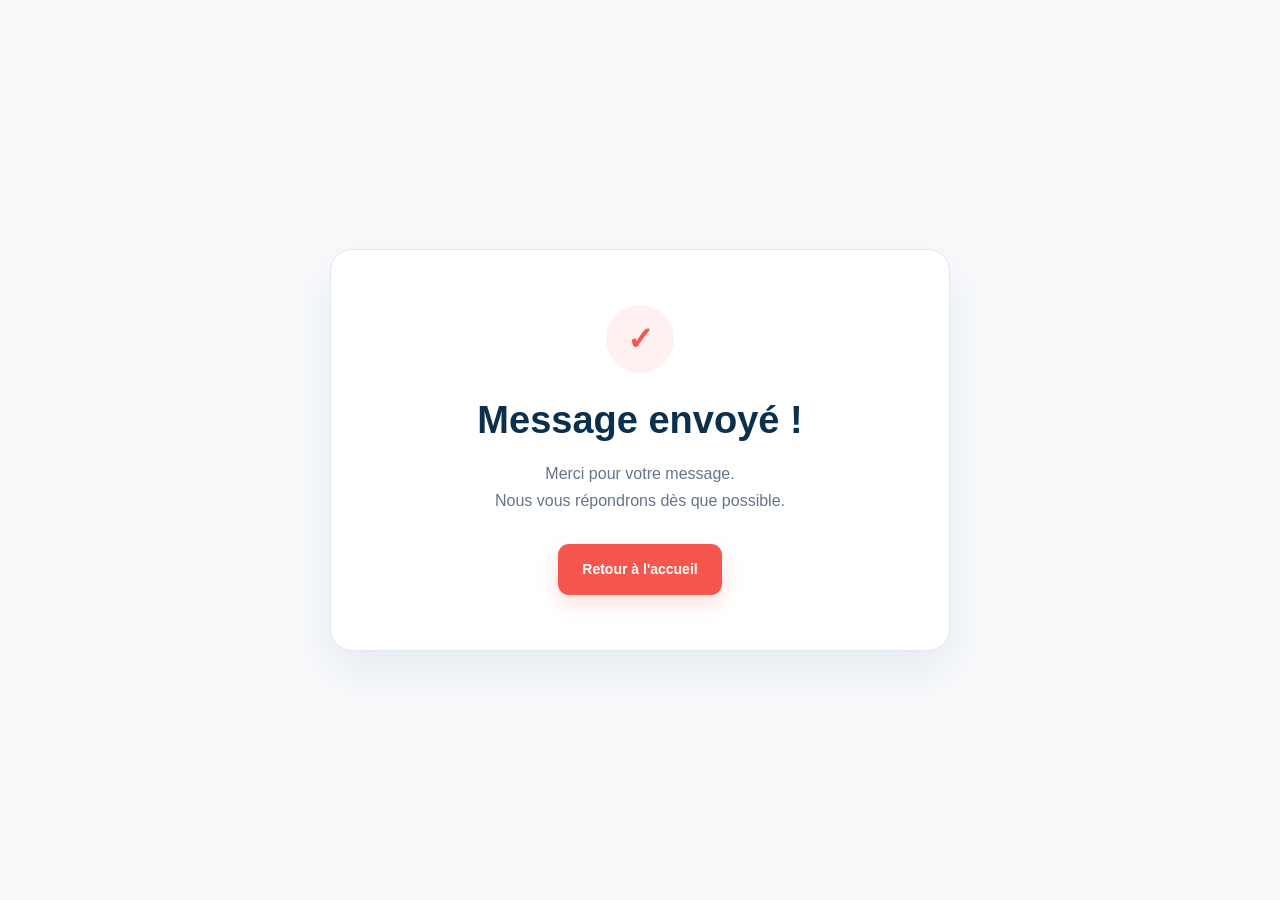
<file: merci.html>
<!DOCTYPE html>
<html lang="fr">
<head>
  <meta charset="UTF-8">
  <meta name="viewport" content="width=device-width, initial-scale=1.0">

  <title>Message envoyé — BénéVente</title>

  <link rel="stylesheet" href="style.css">

  <style>
    .success-page {
      min-height: 100vh;
      display: flex;
      align-items: center;
      justify-content: center;
      padding: 40px 20px;
      background: #f8fafc;
    }

    .success-card {
      width: 100%;
      max-width: 620px;
      padding: 55px 45px;
      background: #ffffff;
      border: 1px solid #e1e7ee;
      border-radius: 22px;
      text-align: center;
      box-shadow: 0 20px 50px rgba(11, 48, 78, 0.08);
    }

    .success-icon {
      width: 68px;
      height: 68px;
      display: flex;
      align-items: center;
      justify-content: center;
      margin: 0 auto 25px;
      border-radius: 50%;
      background: #fff1f0;
      color: #f5564d;
      font-size: 32px;
      font-weight: 800;
    }

    .success-card h1 {
      margin-bottom: 16px;
      color: #0b304e;
      font-size: 38px;
      line-height: 1.2;
    }

    .success-card p {
      max-width: 480px;
      margin: 0 auto 30px;
      color: #64748b;
      font-size: 16px;
      line-height: 1.7;
    }

    .success-button {
      display: inline-flex;
      align-items: center;
      justify-content: center;
      padding: 14px 24px;
      background: #f5564d;
      color: #ffffff;
      border-radius: 11px;
      font-size: 14px;
      font-weight: 700;
      text-decoration: none;
      box-shadow: 0 8px 20px rgba(245, 86, 77, 0.20);
      transition: 0.2s ease;
    }

    .success-button:hover {
      background: #df403f;
      transform: translateY(-2px);
    }

    @media (max-width: 550px) {
      .success-card {
        padding: 40px 22px;
      }

      .success-card h1 {
        font-size: 30px;
      }
    }
  </style>
</head>

<body>

  <main class="success-page">

    <div class="success-card">

      <div class="success-icon">✓</div>

      <h1>Message envoyé !</h1>

      <p>
        Merci pour votre message.<br>
        Nous vous répondrons dès que possible.
      </p>

      <a href="index.html" class="success-button">
        Retour à l'accueil
      </a>

    </div>

  </main>

</body>
</html>
</file>
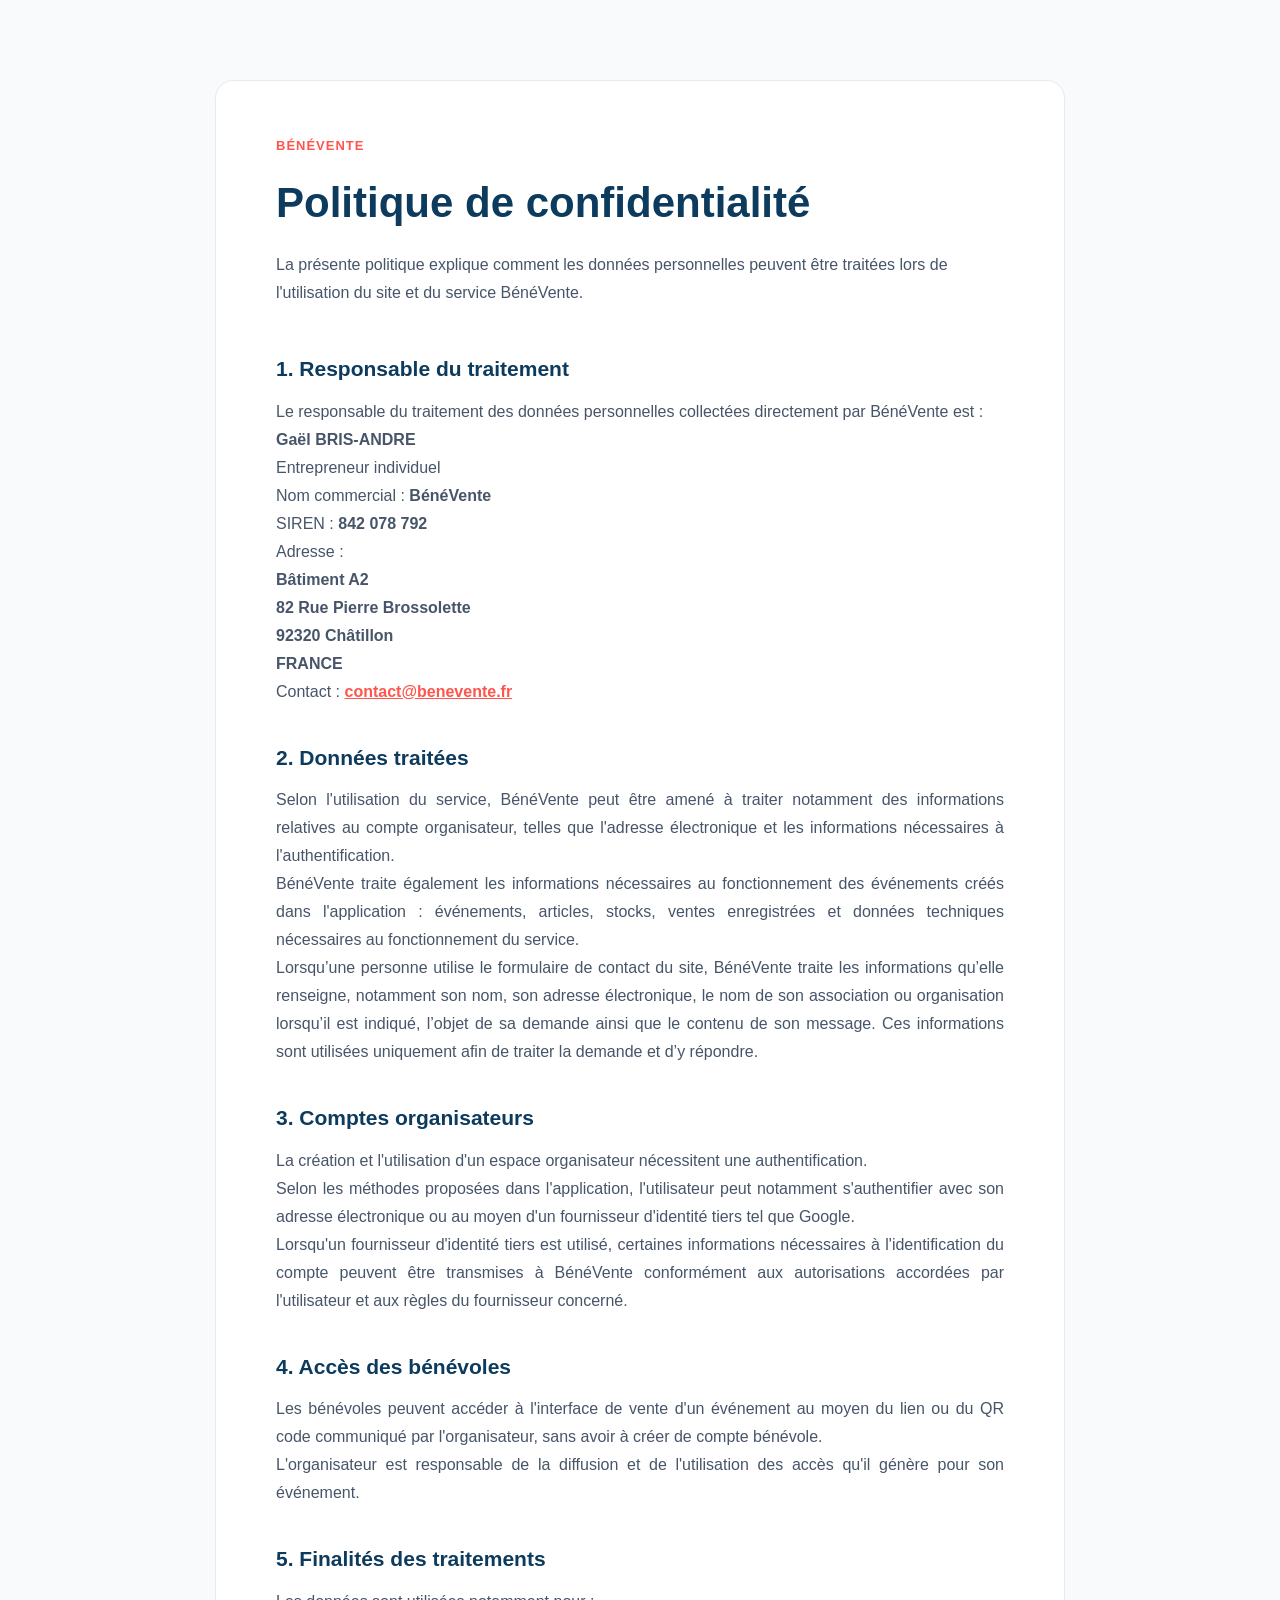
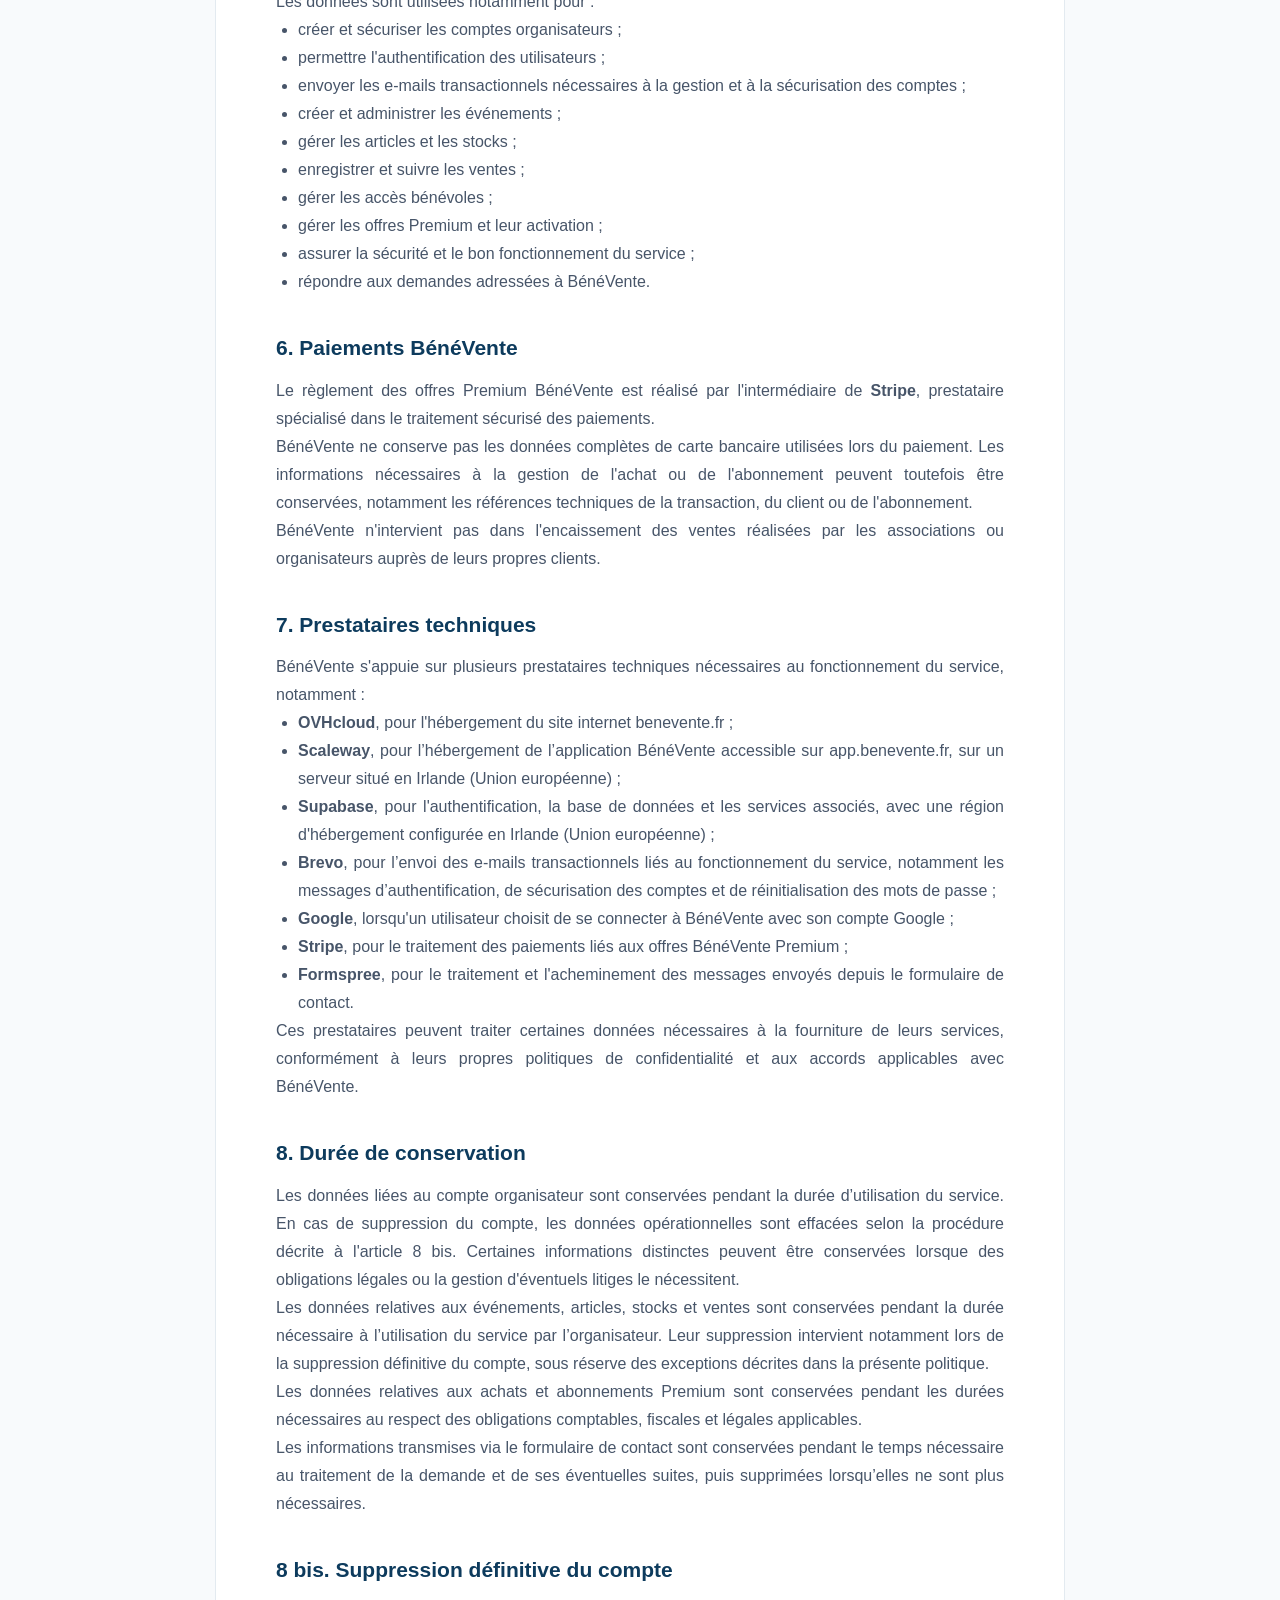
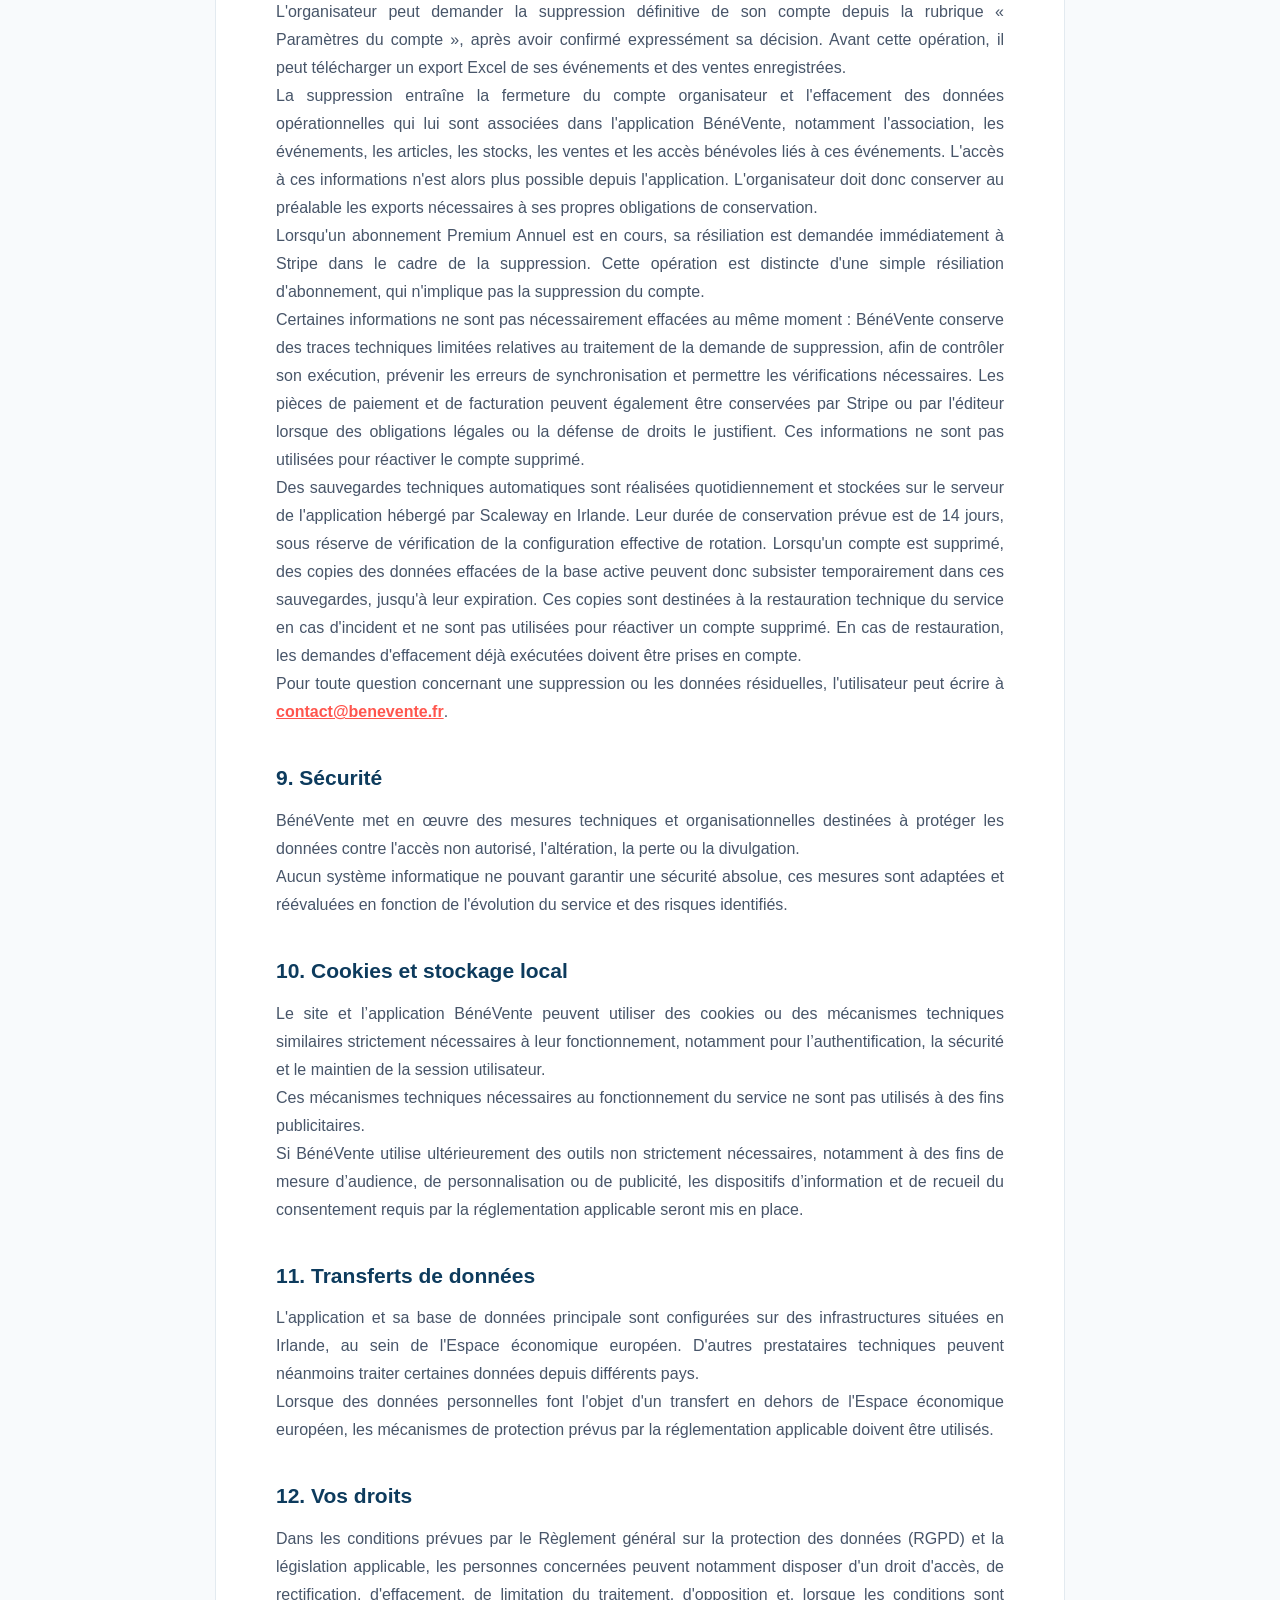
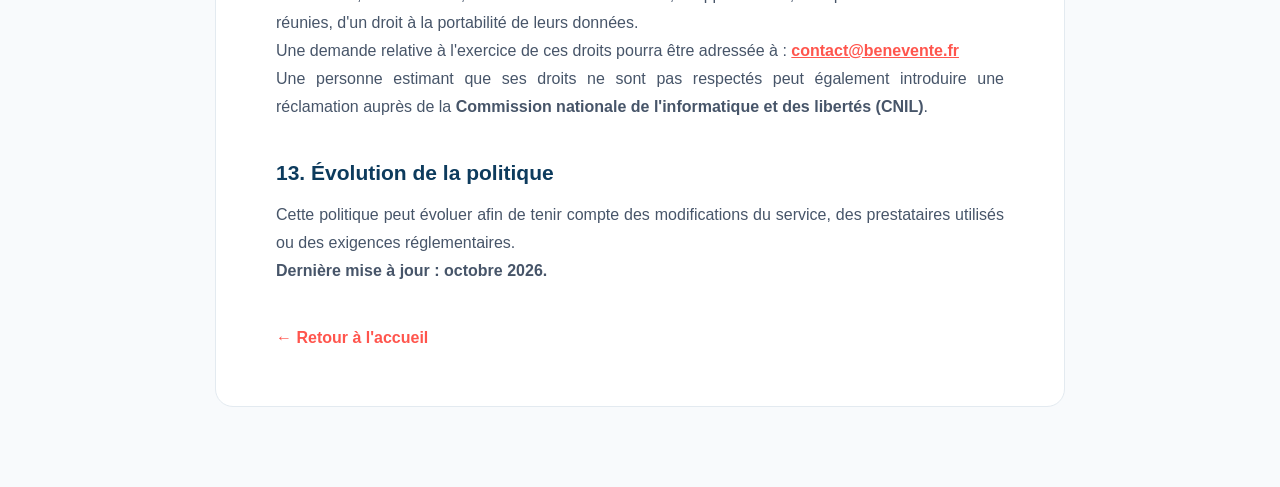
<file: politique-confidentialite.html>
<!DOCTYPE html>
<html lang="fr">
<head>
  <meta charset="UTF-8">
  <meta name="viewport" content="width=device-width, initial-scale=1.0">

  <title>Politique de confidentialité — BénéVente</title>

  <link rel="preconnect" href="https://fonts.googleapis.com">
  <link rel="preconnect" href="https://fonts.gstatic.com" crossorigin>
  <link href="https://fonts.googleapis.com/css2?family=Inter:wght@400;500;600;700&display=swap" rel="stylesheet">

  <link rel="stylesheet" href="style.css">

  <style>
    .legal-page {
      background: #f8fafc;
      min-height: 70vh;
      padding: 80px 24px;
    }

    .legal-container {
      max-width: 850px;
      margin: 0 auto;
      background: #ffffff;
      border: 1px solid #e3eaf0;
      border-radius: 18px;
      padding: 55px 60px;
    }

    .legal-label {
      color: #ff554d;
      font-size: 13px;
      font-weight: 700;
      text-transform: uppercase;
      letter-spacing: 1px;
      margin-bottom: 12px;
    }

    .legal-container h1 {
      color: #0d3b5d;
      font-size: 42px;
      margin: 0 0 15px;
    }

    .legal-intro {
      color: #64748b;
      margin-bottom: 45px;
      line-height: 1.7;
      text-align: left !important;
    }

    .legal-container h2 {
      color: #0d3b5d;
      font-size: 21px;
      margin-top: 35px;
      margin-bottom: 12px;
    }

    .legal-container p,
    .legal-container li {
      color: #475569;
      line-height: 1.75;
      text-align: justify;
      text-justify: inter-word;
    }

    .legal-container ul {
      padding-left: 22px;
    }

    .legal-placeholder {
      color: #ff554d;
      font-weight: 600;
    }

    .legal-container p a {
      color: #ff554d;
      font-weight: 600;
      text-decoration: underline;
    }
    
    .legal-container p a:hover {
      color: #0d3b5d;
    }
        
    .back-home {
      display: inline-block;
      margin-top: 40px;
      color: #ff554d;
      font-weight: 600;
      text-decoration: none;
    }

    .back-home:hover {
      text-decoration: underline;
    }

    @media (max-width: 700px) {
      .legal-page {
        padding: 40px 18px;
      }

      .legal-container {
        padding: 35px 25px;
      }

      .legal-container h1 {
        font-size: 32px;
      }
    }
  </style>
</head>

<body>

<main class="legal-page">

  <div class="legal-container">

    <div class="legal-label">BénéVente</div>

    <h1>Politique de confidentialité</h1>

    <p class="legal-intro">
      La présente politique explique comment les données personnelles
      peuvent être traitées lors de l'utilisation du site et du service
      BénéVente.
    </p>

    <h2>1. Responsable du traitement</h2>

    <p>
      Le responsable du traitement des données personnelles collectées
      directement par BénéVente est :
    </p>

    <p>
      <strong>Gaël BRIS-ANDRE</strong><br>
      Entrepreneur individuel<br>
      Nom commercial : <strong>BénéVente</strong><br>
      SIREN : <strong> 842 078 792 </strong> <br>
      Adresse :<br>
      <strong>Bâtiment A2<br> 82 Rue Pierre Brossolette <br> 92320 Châtillon <br>FRANCE</strong>
    </p>

      <p>
        Contact :
        <a href="mailto:contact@benevente.fr">contact@benevente.fr</a>
      </p>


    <h2>2. Données traitées</h2>

    <p>
      Selon l'utilisation du service, BénéVente peut être amené à traiter
      notamment des informations relatives au compte organisateur, telles
      que l'adresse électronique et les informations nécessaires à
      l'authentification.
    </p>

    <p>
      BénéVente traite également les informations nécessaires au
      fonctionnement des événements créés dans l'application : événements,
      articles, stocks, ventes enregistrées et données techniques nécessaires
      au fonctionnement du service.
    </p>

    <p>
      Lorsqu’une personne utilise le formulaire de contact du site, BénéVente
      traite les informations qu’elle renseigne, notamment son nom, son adresse
      électronique, le nom de son association ou organisation lorsqu’il est
      indiqué, l’objet de sa demande ainsi que le contenu de son message.
      Ces informations sont utilisées uniquement afin de traiter la demande
      et d’y répondre.
    </p>

    <h2>3. Comptes organisateurs</h2>

    <p>
      La création et l'utilisation d'un espace organisateur nécessitent
      une authentification.
    </p>

    <p>
      Selon les méthodes proposées dans l'application, l'utilisateur peut
      notamment s'authentifier avec son adresse électronique ou au moyen
      d'un fournisseur d'identité tiers tel que Google.
    </p>

    <p>
      Lorsqu'un fournisseur d'identité tiers est utilisé, certaines
      informations nécessaires à l'identification du compte peuvent être
      transmises à BénéVente conformément aux autorisations accordées par
      l'utilisateur et aux règles du fournisseur concerné.
    </p>

    <h2>4. Accès des bénévoles</h2>

    <p>
      Les bénévoles peuvent accéder à l'interface de vente d'un événement
      au moyen du lien ou du QR code communiqué par l'organisateur, sans
      avoir à créer de compte bénévole.
    </p>

    <p>
      L'organisateur est responsable de la diffusion et de l'utilisation
      des accès qu'il génère pour son événement.
    </p>

    <h2>5. Finalités des traitements</h2>

    <p>
      Les données sont utilisées notamment pour :
    </p>

    <ul>
      <li>créer et sécuriser les comptes organisateurs ;</li>
      <li>permettre l'authentification des utilisateurs ;</li>
      <li>envoyer les e-mails transactionnels nécessaires à la gestion et à la sécurisation des comptes ;</li>
      <li>créer et administrer les événements ;</li>
      <li>gérer les articles et les stocks ;</li>
      <li>enregistrer et suivre les ventes ;</li>
      <li>gérer les accès bénévoles ;</li>
      <li>gérer les offres Premium et leur activation ;</li>
      <li>assurer la sécurité et le bon fonctionnement du service ;</li>
      <li>répondre aux demandes adressées à BénéVente.</li>
    </ul>

    <h2>6. Paiements BénéVente</h2>

    <p>
      Le règlement des offres Premium BénéVente est réalisé par
      l'intermédiaire de <strong>Stripe</strong>, prestataire spécialisé
      dans le traitement sécurisé des paiements.
    </p>

    <p>
      BénéVente ne conserve pas les données complètes de carte bancaire
      utilisées lors du paiement. Les informations nécessaires à la gestion
      de l'achat ou de l'abonnement peuvent toutefois être conservées,
      notamment les références techniques de la transaction, du client
      ou de l'abonnement.
    </p>

    <p>
      BénéVente n'intervient pas dans l'encaissement des ventes réalisées
      par les associations ou organisateurs auprès de leurs propres clients.
    </p>

    <h2>7. Prestataires techniques</h2>

    <p>
      BénéVente s'appuie sur plusieurs prestataires techniques nécessaires
      au fonctionnement du service, notamment :
    </p>
    
    <ul>
      <li>
        <strong>OVHcloud</strong>, pour l'hébergement du site internet benevente.fr ;
      </li>
      <li>
        <strong>Scaleway</strong>, pour l’hébergement de l’application BénéVente accessible sur app.benevente.fr, sur un serveur situé en Irlande (Union européenne) ;
      </li>
      <li>
        <strong>Supabase</strong>, pour l'authentification, la base de données et les services associés, avec une région d'hébergement configurée en Irlande (Union européenne) ;
      </li>
      <li>
        <strong>Brevo</strong>, pour l’envoi des e-mails transactionnels liés au fonctionnement du service, notamment les messages d’authentification, de sécurisation des comptes et de réinitialisation des mots de passe ;
      </li>
      <li>
        <strong>Google</strong>, lorsqu'un utilisateur choisit de se connecter à BénéVente avec son compte Google ;
      </li>
      <li>
        <strong>Stripe</strong>, pour le traitement des paiements liés aux offres BénéVente Premium ;
      </li>
      <li>
        <strong>Formspree</strong>, pour le traitement et l'acheminement des messages envoyés depuis le formulaire de contact.
      </li>
    </ul>
    
    <p>
      Ces prestataires peuvent traiter certaines données nécessaires à la fourniture
      de leurs services, conformément à leurs propres politiques de confidentialité
      et aux accords applicables avec BénéVente.
    </p>

    <h2>8. Durée de conservation</h2>

    <p>
      Les données liées au compte organisateur sont conservées pendant la durée
      d’utilisation du service. En cas de suppression du compte, les données
      opérationnelles sont effacées selon la procédure décrite à l'article 8 bis.
      Certaines informations distinctes peuvent être conservées lorsque des
      obligations légales ou la gestion d'éventuels litiges le nécessitent.
    </p>
    
    <p>
      Les données relatives aux événements, articles, stocks et ventes sont
      conservées pendant la durée nécessaire à l’utilisation du service par
      l’organisateur. Leur suppression intervient notamment lors de la
      suppression définitive du compte, sous réserve des exceptions décrites
      dans la présente politique.
    </p>
    
    <p>
      Les données relatives aux achats et abonnements Premium sont conservées
      pendant les durées nécessaires au respect des obligations comptables,
      fiscales et légales applicables.
    </p>
    
    <p>
      Les informations transmises via le formulaire de contact sont conservées
      pendant le temps nécessaire au traitement de la demande et de ses
      éventuelles suites, puis supprimées lorsqu’elles ne sont plus nécessaires.
    </p>
    
    <h2>8 bis. Suppression définitive du compte</h2>

    <p>
      L'organisateur peut demander la suppression définitive de son compte
      depuis la rubrique « Paramètres du compte », après avoir confirmé
      expressément sa décision. Avant cette opération, il peut télécharger
      un export Excel de ses événements et des ventes enregistrées.
    </p>

    <p>
      La suppression entraîne la fermeture du compte organisateur et
      l'effacement des données opérationnelles qui lui sont associées dans
      l'application BénéVente, notamment l'association, les événements,
      les articles, les stocks, les ventes et les accès bénévoles liés
      à ces événements. L'accès à ces informations n'est alors plus possible
      depuis l'application. L'organisateur doit donc conserver au préalable
      les exports nécessaires à ses propres obligations de conservation.
    </p>

    <p>
      Lorsqu'un abonnement Premium Annuel est en cours, sa résiliation
      est demandée immédiatement à Stripe dans le cadre de la suppression.
      Cette opération est distincte d'une simple résiliation d'abonnement,
      qui n'implique pas la suppression du compte.
    </p>

    <p>
      Certaines informations ne sont pas nécessairement effacées au même
      moment : BénéVente conserve des traces techniques limitées relatives
      au traitement de la demande de suppression, afin de contrôler son
      exécution, prévenir les erreurs de synchronisation et permettre
      les vérifications nécessaires. Les pièces de paiement et de
      facturation peuvent également être conservées par Stripe ou par
      l'éditeur lorsque des obligations légales ou la défense de droits
      le justifient. Ces informations ne sont pas utilisées pour réactiver
      le compte supprimé.
    </p>

    <p>
      Des sauvegardes techniques automatiques sont réalisées quotidiennement
      et stockées sur le serveur de l'application hébergé par Scaleway en
      Irlande. Leur durée de conservation prévue est de 14 jours, sous
      réserve de vérification de la configuration effective de rotation.
      Lorsqu'un compte est supprimé, des copies des données effacées de la
      base active peuvent donc subsister temporairement dans ces sauvegardes,
      jusqu'à leur expiration. Ces copies sont destinées à la restauration
      technique du service en cas d'incident et ne sont pas utilisées pour
      réactiver un compte supprimé. En cas de restauration, les demandes
      d'effacement déjà exécutées doivent être prises en compte.
    </p>

    <p>
      Pour toute question concernant une suppression ou les données
      résiduelles, l'utilisateur peut écrire à
      <a href="mailto:contact@benevente.fr">contact@benevente.fr</a>.
    </p>

    <h2>9. Sécurité</h2>

    <p>
      BénéVente met en œuvre des mesures techniques et organisationnelles
      destinées à protéger les données contre l'accès non autorisé,
      l'altération, la perte ou la divulgation.
    </p>

    <p>
      Aucun système informatique ne pouvant garantir une sécurité absolue,
      ces mesures sont adaptées et réévaluées en fonction de l'évolution
      du service et des risques identifiés.
    </p>
    
    <h2>10. Cookies et stockage local</h2>
    
    <p>
      Le site et l’application BénéVente peuvent utiliser des cookies ou des
      mécanismes techniques similaires strictement nécessaires à leur
      fonctionnement, notamment pour l’authentification, la sécurité et le
      maintien de la session utilisateur.
    </p>
    
    <p>
      Ces mécanismes techniques nécessaires au fonctionnement du service
      ne sont pas utilisés à des fins publicitaires.
    </p>
    
    <p>
      Si BénéVente utilise ultérieurement des outils non strictement nécessaires,
      notamment à des fins de mesure d’audience, de personnalisation ou de
      publicité, les dispositifs d’information et de recueil du consentement
      requis par la réglementation applicable seront mis en place.
    </p>

    <h2>11. Transferts de données</h2>

    <p>
      L'application et sa base de données principale sont configurées
      sur des infrastructures situées en Irlande, au sein de l'Espace
      économique européen. D'autres prestataires techniques peuvent
      néanmoins traiter certaines données depuis différents pays.
    </p>

    <p>
      Lorsque des données personnelles font l'objet d'un transfert en
      dehors de l'Espace économique européen, les mécanismes de protection
      prévus par la réglementation applicable doivent être utilisés.
    </p>

    <h2>12. Vos droits</h2>

    <p>
      Dans les conditions prévues par le Règlement général sur la protection
      des données (RGPD) et la législation applicable, les personnes
      concernées peuvent notamment disposer d'un droit d'accès, de
      rectification, d'effacement, de limitation du traitement,
      d'opposition et, lorsque les conditions sont réunies, d'un droit
      à la portabilité de leurs données.
    </p>

    <p>
      Une demande relative à l'exercice de ces droits pourra être adressée à :
      <a href="mailto:contact@benevente.fr">contact@benevente.fr</a>
    </p>

    <p>
      Une personne estimant que ses droits ne sont pas respectés peut
      également introduire une réclamation auprès de la
      <strong>Commission nationale de l'informatique et des libertés (CNIL)</strong>.
    </p>

    <h2>13. Évolution de la politique</h2>

    <p>
      Cette politique peut évoluer afin de tenir compte des modifications
      du service, des prestataires utilisés ou des exigences réglementaires.
    </p>

    <p>
      <strong>Dernière mise à jour : octobre 2026.</strong>
    </p>

    <a href="index.html" class="back-home">
      ← Retour à l'accueil
    </a>

  </div>

</main>

</body>
</html>
</file>
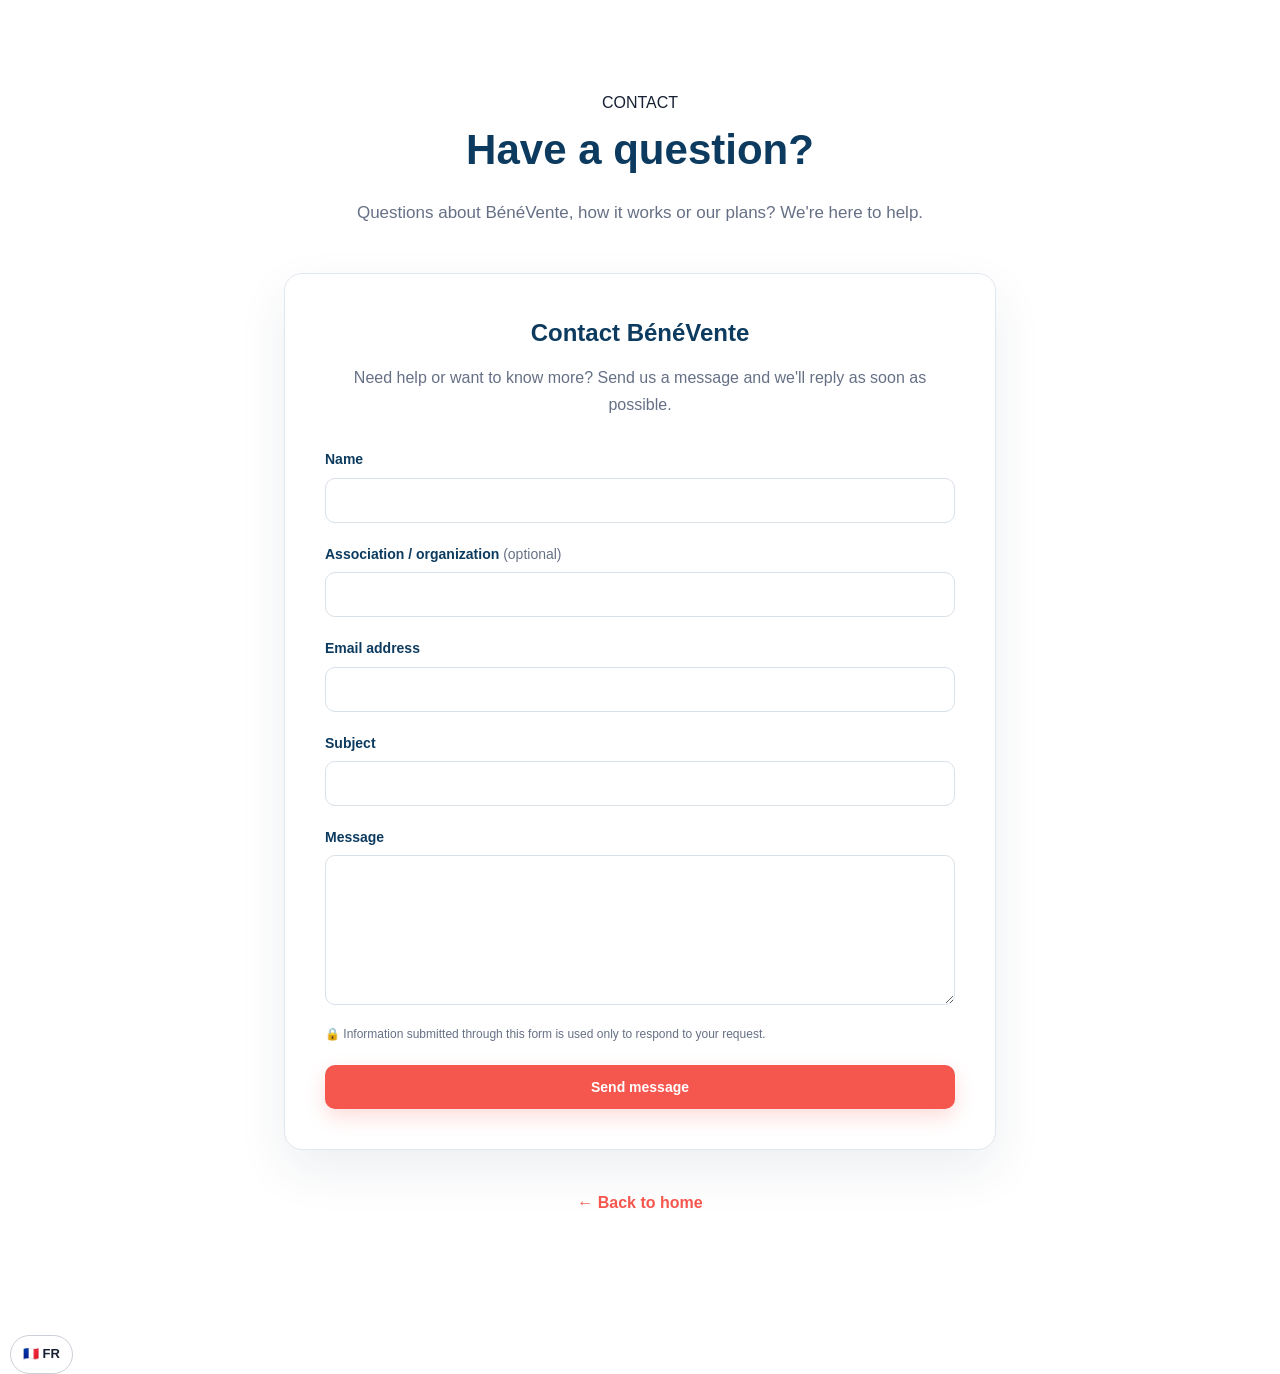
<file: en/contact.html>
<!DOCTYPE html>

<html lang="en">
<head>
<meta charset="utf-8"/>
<meta content="width=device-width, initial-scale=1.0" name="viewport"/>
<title>Contact — BénéVente</title>
<link href="../style.css" rel="stylesheet"/>
<style>
    .contact-page {
      max-width: 760px;
      margin: 0 auto;
      padding: 90px 24px 120px;
      text-align: center;
    }

    .contact-page h1 {
      color: #0d3b5f;
      font-size: 42px;
      margin-bottom: 16px;
    }

    .contact-intro {
      color: #667085;
      font-size: 17px;
      line-height: 1.7;
      margin-bottom: 45px;
    }

    .contact-card {
      border: 1px solid #e1e7ee;
      border-radius: 18px;
      padding: 40px;
      background: #fff;
      text-align: left;
      box-shadow: 0 20px 50px rgba(11, 48, 78, 0.08);
    }

    .contact-card h2 {
      color: #0d3b5f;
      margin-top: 0;
      margin-bottom: 12px;
      text-align: center;
    }

    .contact-card > p {
      color: #667085;
      line-height: 1.7;
      text-align: center;
      margin-bottom: 30px;
    }

    .contact-form {
      display: flex;
      flex-direction: column;
      gap: 20px;
    }

    .form-group {
      display: flex;
      flex-direction: column;
      gap: 7px;
    }

    .form-group label {
      color: #0d3b5f;
      font-size: 14px;
      font-weight: 700;
    }

    .form-group input,
    .form-group textarea {
      width: 100%;
      padding: 13px 14px;
      border: 1px solid #d8e0e8;
      border-radius: 10px;
      background: #fff;
      color: #172033;
      font-family: inherit;
      font-size: 15px;
      outline: none;
      transition: border-color 0.2s ease, box-shadow 0.2s ease;
    }

    .form-group textarea {
      resize: vertical;
      min-height: 150px;
    }

    .form-group input:focus,
    .form-group textarea:focus {
      border-color: #f5564d;
      box-shadow: 0 0 0 3px rgba(245, 86, 77, 0.12);
    }

    .contact-privacy {
      margin: 0;
      color: #667085;
      font-size: 12px;
      line-height: 1.6;
      text-align: left;
    }

    .contact-submit {
      width: 100%;
      border: none;
      padding: 14px 22px;
      background: #f5564d;
      color: white;
      border-radius: 10px;
      font-family: inherit;
      font-size: 14px;
      font-weight: 700;
      cursor: pointer;
      transition: 0.2s ease;
      box-shadow: 0 8px 20px rgba(245, 86, 77, 0.20);
    }

    .contact-submit:hover {
      background: #df403f;
      transform: translateY(-1px);
    }

    .contact-submit:disabled {
      opacity: 0.65;
      cursor: wait;
      transform: none;
    }

    .form-error {
      display: none;
      padding: 12px 14px;
      background: #fff1f0;
      border: 1px solid #f5564d;
      border-radius: 10px;
      color: #b42318;
      font-size: 13px;
      text-align: center;
    }

    .back-home {
      display: inline-block;
      margin-top: 40px;
      color: #f5564d;
      font-weight: 600;
      text-decoration: none;
    }

    .back-home:hover {
      text-decoration: underline;
    }

    @media (max-width: 550px) {
      .contact-page {
        padding: 60px 16px 80px;
      }

      .contact-page h1 {
        font-size: 34px;
      }

      .contact-intro {
        font-size: 15px;
        margin-bottom: 30px;
      }

      .contact-card {
        padding: 25px 20px;
      }
    }
  </style>
</head>
<body>
<main class="contact-page">
<p class="section-label">CONTACT</p>
<h1>Have a question?</h1>
<p class="contact-intro">
      Questions about BénéVente, how it works or our plans? We're here to help.
    </p>
<div class="contact-card">
<h2>Contact BénéVente</h2>
<p>
        Need help or want to know more? Send us a message and we'll reply as soon as possible.
      </p>
<form action="https://formspree.io/f/mrpepbzw" class="contact-form" id="contact-form" method="POST">
<div class="form-group">
<label for="name">Name</label>
<input autocomplete="name" id="name" name="name" required="" type="text"/>
</div>
<div class="form-group">
<label for="organization">
            Association / organization
            <span style="font-weight:400;color:#667085;">(optional)</span>
</label>
<input autocomplete="organization" id="organization" name="organization" type="text"/>
</div>
<div class="form-group">
<label for="email">Email address</label>
<input autocomplete="email" id="email" name="email" required="" type="email"/>
</div>
<div class="form-group">
<label for="subject">Subject</label>
<input id="subject" name="subject" required="" type="text"/>
</div>
<div class="form-group">
<label for="message">Message</label>
<textarea id="message" name="message" required="" rows="6"></textarea>
</div>
<p class="contact-privacy">
          🔒 Information submitted through this form is used only to respond to your request.
        </p>
<div class="form-error" id="form-error">
          An error occurred. Please try again.
        </div>
<button class="contact-submit" id="submit-button" type="submit">
          Send message
        </button>
</form>
</div>
<a class="back-home" href="index.html">
      ← Back to home
    </a>
</main>
<script>
    const form = document.getElementById("contact-form");
    const button = document.getElementById("submit-button");
    const errorMessage = document.getElementById("form-error");

    form.addEventListener("submit", async function(event) {
      event.preventDefault();

      button.disabled = true;
      button.textContent = "Envoi en cours…";
      errorMessage.style.display = "none";

      try {
        const response = await fetch(form.action, {
          method: "POST",
          body: new FormData(form),
          headers: {
            "Accept": "application/json"
          }
        });

        if (response.ok) {
          window.location.href = "merci.html";
        } else {
          errorMessage.style.display = "block";
          button.disabled = false;
          button.textContent = "Envoyer le message";
        }

      } catch (error) {
        errorMessage.style.display = "block";
        button.disabled = false;
        button.textContent = "Envoyer le message";
      }
    });
  </script>
<a class="language-switch" href="../contact.html">🇫🇷 FR</a></body>
</html>
</file>
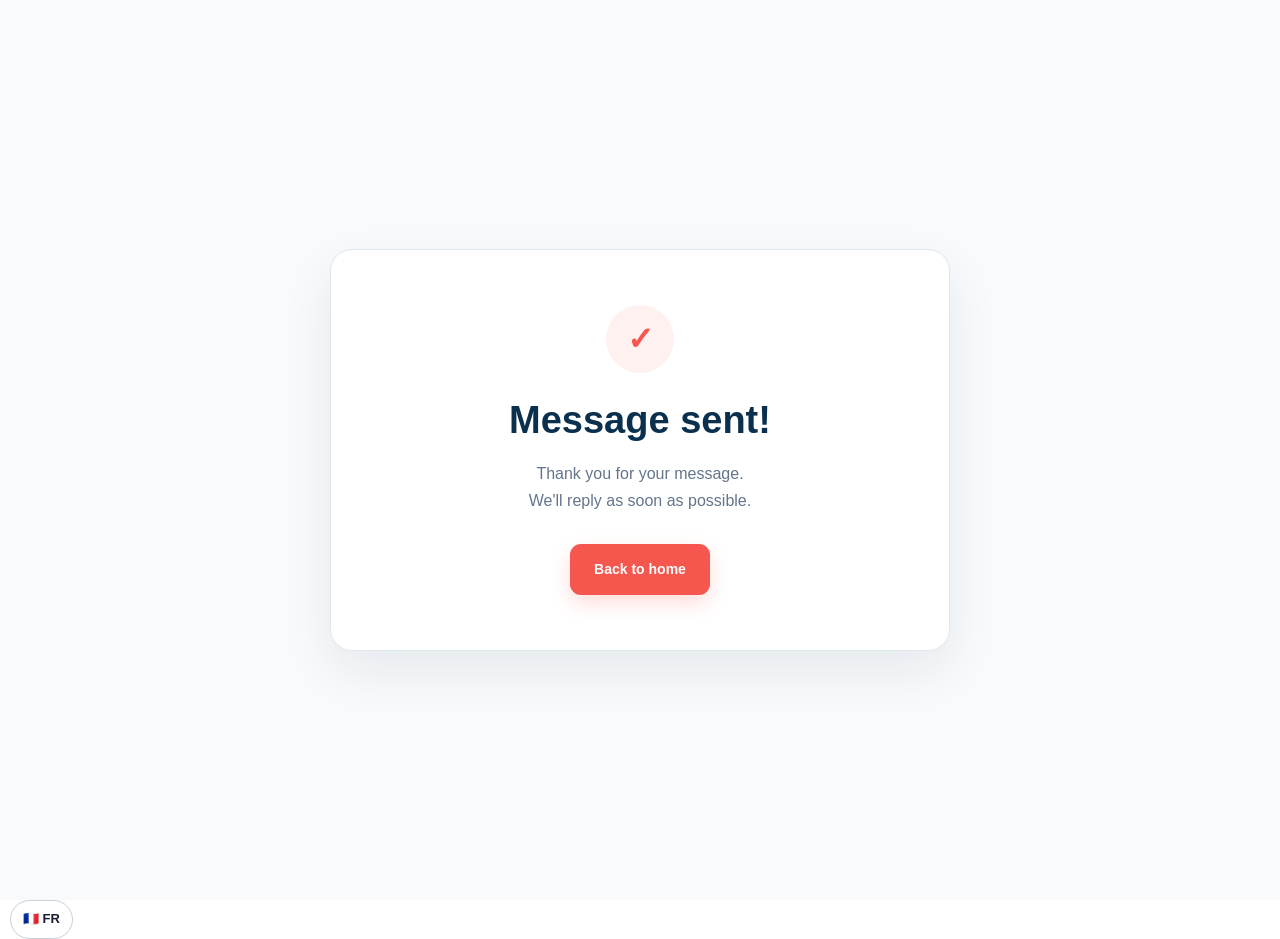
<file: en/merci.html>
<!DOCTYPE html>

<html lang="en">
<head>
<meta charset="utf-8"/>
<meta content="width=device-width, initial-scale=1.0" name="viewport"/>
<title>Message sent — BénéVente</title>
<link href="../style.css" rel="stylesheet"/>
<style>
    .success-page {
      min-height: 100vh;
      display: flex;
      align-items: center;
      justify-content: center;
      padding: 40px 20px;
      background: #f8fafc;
    }

    .success-card {
      width: 100%;
      max-width: 620px;
      padding: 55px 45px;
      background: #ffffff;
      border: 1px solid #e1e7ee;
      border-radius: 22px;
      text-align: center;
      box-shadow: 0 20px 50px rgba(11, 48, 78, 0.08);
    }

    .success-icon {
      width: 68px;
      height: 68px;
      display: flex;
      align-items: center;
      justify-content: center;
      margin: 0 auto 25px;
      border-radius: 50%;
      background: #fff1f0;
      color: #f5564d;
      font-size: 32px;
      font-weight: 800;
    }

    .success-card h1 {
      margin-bottom: 16px;
      color: #0b304e;
      font-size: 38px;
      line-height: 1.2;
    }

    .success-card p {
      max-width: 480px;
      margin: 0 auto 30px;
      color: #64748b;
      font-size: 16px;
      line-height: 1.7;
    }

    .success-button {
      display: inline-flex;
      align-items: center;
      justify-content: center;
      padding: 14px 24px;
      background: #f5564d;
      color: #ffffff;
      border-radius: 11px;
      font-size: 14px;
      font-weight: 700;
      text-decoration: none;
      box-shadow: 0 8px 20px rgba(245, 86, 77, 0.20);
      transition: 0.2s ease;
    }

    .success-button:hover {
      background: #df403f;
      transform: translateY(-2px);
    }

    @media (max-width: 550px) {
      .success-card {
        padding: 40px 22px;
      }

      .success-card h1 {
        font-size: 30px;
      }
    }
  </style>
</head>
<body>
<main class="success-page">
<div class="success-card">
<div class="success-icon">✓</div>
<h1>Message sent!</h1>
<p>
        Thank you for your message.<br/>
        We'll reply as soon as possible.
      </p>
<a class="success-button" href="index.html">
        Back to home
      </a>
</div>
</main>
<a class="language-switch" href="../merci.html">🇫🇷 FR</a></body>
</html>
</file>
<file: style.css>
/* =========================================================
   BÉNÉVENTE — SITE VITRINE
   ========================================================= */

:root {
    /* Identité BénéVente */
    --navy: #123f63;
    --navy-dark: #0b304e;
    --coral: #f5564d;
    --coral-dark: #df403f;
    --coral-light: #fff1f0;

    /* Interface */
    --blue: var(--coral);
    --blue-light: var(--coral-light);
    --green: #16a34a;
    --background: #f8fafc;
    --white: #ffffff;
    --text: #172033;
    --text-light: #64748b;
    --border: #e2e8f0;

    --radius: 18px;
    --shadow: 0 20px 50px rgba(11, 48, 78, 0.10);
}

* {
    box-sizing: border-box;
    margin: 0;
    padding: 0;
}

html {
    scroll-behavior: smooth;
}

body {
    font-family: "Manrope", sans-serif;
    color: var(--text);
    background: var(--white);
    line-height: 1.6;
}

a {
    text-decoration: none;
    color: inherit;
}

.container {
    width: min(1120px, calc(100% - 40px));
    margin: 0 auto;
}

.small-container {
    max-width: 800px;
}


/* =========================================================
   NAVIGATION
   ========================================================= */

.navbar {
    height: 78px;
    display: flex;
    align-items: center;
    background: rgba(255, 255, 255, 0.96);
    border-bottom: 1px solid var(--border);
    position: sticky;
    top: 0;
    z-index: 100;
    backdrop-filter: blur(12px);
}

.nav-content {
    display: flex;
    align-items: center;
    justify-content: space-between;
    gap: 30px;
}

.logo {
    display: flex;
    align-items: center;
    height: 58px;
}

.logo img {
    display: block;
    width: 150px;
    height: 58px;
    object-fit: contain;
    object-position: left center;
}
nav {
    display: flex;
    gap: 32px;
}

nav a {
    color: #475569;
    font-size: 14px;
    font-weight: 600;
    transition: 0.2s ease;
}

nav a:hover {
    color: var(--blue);
}


/* =========================================================
   BOUTONS
   ========================================================= */

.button {
    display: inline-flex;
    justify-content: center;
    align-items: center;
    background: var(--blue);
    color: white;
    padding: 14px 22px;
    border-radius: 11px;
    font-weight: 700;
    font-size: 14px;
    transition: 0.2s ease;
    box-shadow: 0 8px 20px rgba(245, 86, 77, 0.20);
}

.button:hover {
    transform: translateY(-2px);
    background: var(--coral-dark);
}

.button-small {
    padding: 10px 17px;
    font-size: 13px;
}

.button-secondary {
    background: white;
    color: var(--navy);
    border: 1px solid var(--border);
    box-shadow: none;
}

.button-secondary:hover {
    background: var(--background);
}


/* =========================================================
   HERO
   ========================================================= */

.hero {
    padding: 95px 0 105px;
    background:
        radial-gradient(circle at 85% 20%, #dbeafe 0, transparent 27%),
        linear-gradient(180deg, #ffffff 0%, #f8fbff 100%);
    overflow: hidden;
}

.hero-content {
    display: grid;
    grid-template-columns: 1.1fr 0.9fr;
    align-items: center;
    gap: 80px;
}

.badge {
    display: inline-block;
    background: var(--blue-light);
    color: var(--blue);
    border: 1px solid #dbeafe;
    border-radius: 100px;
    padding: 7px 13px;
    font-size: 12px;
    font-weight: 800;
    text-transform: uppercase;
    letter-spacing: 0.7px;
    margin-bottom: 24px;
}

.hero h1 {
    font-size: clamp(42px, 5vw, 64px);
    line-height: 1.08;
    letter-spacing: -2.5px;
    color: var(--navy-dark);
    margin-bottom: 24px;
}

.hero h1 span {
    color: var(--blue);
}

.hero-description {
    color: var(--text-light);
    font-size: 18px;
    max-width: 610px;
    margin-bottom: 32px;
}

.hero-buttons {
    display: flex;
    gap: 12px;
    flex-wrap: wrap;
}

.free-info {
    margin-top: 19px;
    color: var(--green);
    font-size: 13px;
    font-weight: 700;
}


/* =========================================================
   FAUSSE INTERFACE MOBILE
   ========================================================= */

.hero-demo {
    display: flex;
    justify-content: center;
    position: relative;
}

.hero-demo::before {
    content: "";
    width: 420px;
    height: 420px;
    border-radius: 50%;
    background: #dbeafe;
    position: absolute;
    z-index: 0;
    top: 50%;
    left: 50%;
    transform: translate(-50%, -50%);
}

.phone {
    width: 320px;
    background: white;
    border: 9px solid var(--navy-dark);
    border-radius: 35px;
    padding: 22px 18px;
    box-shadow: 0 30px 70px rgba(15, 23, 42, 0.22);
    position: relative;
    z-index: 2;
}

.phone-header {
    display: flex;
    flex-direction: column;
    border-bottom: 1px solid var(--border);
    padding-bottom: 15px;
    margin-bottom: 15px;
}

.phone-header strong {
    color: var(--blue);
    font-size: 19px;
}

.phone-header span {
    color: var(--text-light);
    font-size: 12px;
}

.product {
    display: flex;
    align-items: center;
    justify-content: space-between;
    background: var(--background);
    border: 1px solid var(--border);
    padding: 13px;
    border-radius: 12px;
    margin-bottom: 10px;
}

.product div {
    display: flex;
    flex-direction: column;
}

.product strong {
    font-size: 13px;
}

.product span {
    color: var(--text-light);
    font-size: 12px;
}

.product button {
    border: none;
    width: 33px;
    height: 33px;
    border-radius: 9px;
    background: var(--blue);
    color: white;
    font-size: 20px;
    cursor: pointer;
}

.total {
    display: flex;
    justify-content: space-between;
    margin: 22px 3px 13px;
    font-size: 16px;
}

.total strong {
    color: var(--navy);
}

.validate {
    width: 100%;
    border: none;
    background: var(--blue);
    color: white;
    padding: 13px;
    border-radius: 10px;
    font-family: inherit;
    font-weight: 700;
}


/* =========================================================
   BANDEAU
   ========================================================= */

.trust {
    background: var(--navy-dark);
    color: white;
    padding: 22px 0;
    text-align: center;
    font-size: 14px;
    font-weight: 600;
}


/* =========================================================
   SECTIONS
   ========================================================= */

.section {
    padding: 100px 0;
}

.section-title {
    text-align: center;
    max-width: 700px;
    margin: 0 auto 55px;
}

.section-title > span {
    color: var(--blue);
    font-size: 12px;
    font-weight: 800;
    letter-spacing: 1.4px;
}

.section-title h2 {
    color: var(--navy-dark);
    font-size: clamp(30px, 4vw, 42px);
    line-height: 1.2;
    letter-spacing: -1.5px;
    margin-top: 8px;
}

.section-title p {
    color: var(--text-light);
    margin-top: 14px;
}


/* =========================================================
   ÉTAPES
   ========================================================= */

.steps {
    display: grid;
    grid-template-columns: repeat(3, 1fr);
    gap: 24px;
}

.step {
    padding: 32px;
    border: 1px solid var(--border);
    border-radius: var(--radius);
    background: white;
}

.step-number {
    width: 45px;
    height: 45px;
    display: flex;
    align-items: center;
    justify-content: center;
    background: var(--blue);
    color: white;
    border-radius: 12px;
    font-weight: 800;
    margin-bottom: 23px;
}

.step h3 {
    color: var(--navy);
    margin-bottom: 10px;
    font-size: 18px;
}

.step p {
    color: var(--text-light);
    font-size: 14px;
}

/* =========================================================
   POURQUOI BÉNÉVENTE
   ========================================================= */

.benefits-section {
    background: white;
}

.benefits {
    display: grid;
    grid-template-columns: repeat(4, 1fr);
    gap: 20px;
}

.benefit {
    background: var(--background);
    border: 1px solid var(--border);
    border-radius: var(--radius);
    padding: 28px 24px;
    transition: transform 0.2s ease, box-shadow 0.2s ease;
}

.benefit:hover {
    transform: translateY(-4px);
    box-shadow: var(--shadow);
}

.benefit-icon {
    width: 48px;
    height: 48px;
    display: flex;
    align-items: center;
    justify-content: center;
    background: var(--coral-light);
    border-radius: 13px;
    font-size: 23px;
    margin-bottom: 22px;
}

.benefit h3 {
    color: var(--navy);
    font-size: 17px;
    margin-bottom: 10px;
}

.benefit p {
    color: var(--text-light);
    font-size: 13px;
    line-height: 1.65;
}


/* =========================================================
   TARIFS
   ========================================================= */

.pricing-section {
    background: var(--background);
}

.pricing {
    display: grid;
    grid-template-columns: repeat(3, 1fr);
    gap: 22px;
    align-items: stretch;
}

.price-card {
    background: white;
    border: 1px solid var(--border);
    border-radius: var(--radius);
    padding: 35px;
    position: relative;
}

.price-card h3 {
    font-size: 18px;
    color: var(--navy);
}

.price {
    font-size: 36px;
    font-weight: 800;
    color: var(--navy-dark);
    margin: 20px 0 12px;
    letter-spacing: -1.5px;
}

.price small {
    font-size: 14px;
    color: var(--text-light);
    font-weight: 500;
}

.price-card p {
    color: var(--text-light);
    font-size: 14px;
    min-height: 65px;
}



.price-card.featured {
    border: 2px solid var(--blue);
    box-shadow: var(--shadow);
    transform: translateY(-8px);
}

.popular {
    position: absolute;
    top: -14px;
    left: 50%;
    transform: translateX(-50%);
    background: var(--blue);
    color: white;
    padding: 6px 13px;
    border-radius: 100px;
    font-size: 10px;
    font-weight: 800;
    white-space: nowrap;
}

/* =========================================================
   LISTES DES TARIFS
   ========================================================= */

.features {
    list-style: none;
    padding: 0;
    margin: 22px 0 0;
    border-top: 1px solid var(--border);
    padding-top: 20px;
}

.features li {
    position: relative;
    padding-left: 25px;
    margin-bottom: 10px;
    color: var(--text);
    font-size: 13px;
    line-height: 1.5;
}

.features li::before {
    content: "✓";
    position: absolute;
    left: 0;
    top: 0;
    color: var(--coral);
    font-weight: 800;
}

/* =========================================================
   FAQ
   ========================================================= */

details {
    background: white;
    border: 1px solid var(--border);
    border-radius: 13px;
    margin-bottom: 12px;
    padding: 20px 22px;
}

summary {
    cursor: pointer;
    font-weight: 700;
    color: var(--navy);
}

details p {
    color: var(--text-light);
    font-size: 14px;
    padding-top: 14px;
}

/* =========================================================
   CTA FINAL
   ========================================================= */

.final-cta {
    background: white;
    padding: 80px 0;
}

.final-cta-box {
    max-width: 960px;
    margin: 0 auto;
    padding: 65px 40px;
    text-align: center;
    background: var(--navy);
    border-radius: 28px;
    box-shadow: var(--shadow);
}

.final-cta-box > span {
    display: block;
    margin-bottom: 18px;
    color: var(--coral);
    font-size: 12px;
    font-weight: 800;
    letter-spacing: 1.3px;
}

.final-cta-box h2 {
    margin: 0 auto 18px;
    color: white;
    font-size: 38px;
    line-height: 1.15;
    letter-spacing: -1px;
}

.final-cta-box p {
    margin: 0 auto 28px;
    color: rgba(255, 255, 255, 0.78);
    font-size: 15px;
}

.final-cta-button {
    display: inline-flex;
    margin-bottom: 18px;
}

.final-cta-box small {
    display: block;
    color: rgba(255, 255, 255, 0.62);
    font-size: 11px;
}

/* =========================================================
   FOOTER
   ========================================================= */

.footer {
    background: var(--navy);
    color: white;
    padding: 55px 0 25px;
}

.footer-main {
    display: grid;
    grid-template-columns: 1.5fr 1fr 1fr;
    gap: 60px;
    align-items: start;
}

.footer-brand img {
    display: block;
    width: 170px;
    height: auto;
    margin-bottom: 14px;
}

.footer-brand p {
    margin: 0;
    color: rgba(255, 255, 255, 0.65);
    font-size: 13px;
}

.footer-links {
    display: flex;
    flex-direction: column;
    gap: 11px;
}

.footer-links a {
    color: rgba(255, 255, 255, 0.78);
    text-decoration: none;
    font-size: 13px;
    transition: color 0.2s ease;
}

.footer-links a:hover {
    color: var(--coral);
}

.footer-bottom {
    display: flex;
    justify-content: space-between;
    gap: 20px;
    margin-top: 45px;
    padding-top: 22px;
    border-top: 1px solid rgba(255, 255, 255, 0.12);
    color: rgba(255, 255, 255, 0.5);
    font-size: 11px;
}

/* =========================================================
   RESPONSIVE
   ========================================================= */

@media (max-width: 850px) {

    nav {
        display: none;
    }

    .hero {
        padding: 65px 0 80px;
    }

    .hero-content {
        grid-template-columns: 1fr;
        gap: 65px;
        text-align: center;
    }

    .hero-description {
        margin-left: auto;
        margin-right: auto;
    }

    .hero-buttons {
        justify-content: center;
    }

    .steps,
   .pricing,
   .benefits {
       grid-template-columns: 1fr;
   }

    .price-card.featured {
        transform: none;
    }

   .final-cta {
    padding: 55px 0;
   }
   
   .final-cta-box {
       padding: 45px 22px;
       border-radius: 20px;
   }
   
   .final-cta-box h2 {
       font-size: 30px;
   }
}


@media (max-width: 550px) {

    .container {
        width: min(100% - 28px, 1120px);
    }

    .navbar {
        height: 68px;
    }

    .navbar .button-small {
        font-size: 11px;
        padding: 9px 11px;
    }

    .hero h1 {
        font-size: 39px;
        letter-spacing: -1.7px;
    }

    .hero-description {
        font-size: 16px;
    }

    .hero-buttons {
        flex-direction: column;
    }

    .hero-buttons .button {
        width: 100%;
    }

    .phone {
        width: min(310px, 90vw);
    }

    .hero-demo::before {
        width: 330px;
        height: 330px;
    }

    .section {
        padding: 75px 0;
    }

    .step,
    .price-card {
        padding: 27px;
    }

    .footer-content {
        flex-direction: column;
        text-align: center;
    }
}

/* FOOTER MOBILE */
@media (max-width: 550px) {
    .footer-main {
        grid-template-columns: 1fr;
        gap: 32px;
        text-align: center;
    }

    .footer-brand img {
        margin-left: auto;
        margin-right: auto;
    }

    .footer-bottom {
        flex-direction: column;
        align-items: center;
        text-align: center;
        gap: 8px;
    }
}

/* Démo téléphone — interface bénévole */

.demo-status {
    margin-top: 14px;
    margin-bottom: 10px;
    font-size: 12px;
    color: #7b8794;
}

.demo-access {
    background: #e8f7ee;
    color: #23864a;
    padding: 10px 11px;
    border-radius: 8px;
    font-size: 11px;
    margin-bottom: 14px;
}

.demo-section-title {
    color: #0b304e;
    font-size: 15px;
    font-weight: 800;
    margin-bottom: 8px;
}

.phone .product small {
    display: block;
    margin-top: 5px;
    color: #8a98a6;
    font-size: 9px;
}

/* Language selector */
.language-switch{display:inline-flex;align-items:center;justify-content:center;gap:5px;padding:8px 12px;border:1px solid rgba(20,43,73,.22);border-radius:30px;text-decoration:none;font-weight:800;font-size:13px;color:inherit;white-space:nowrap;margin-left:10px}
.language-switch:hover{background:rgba(60,90,130,.08)}
</file>
